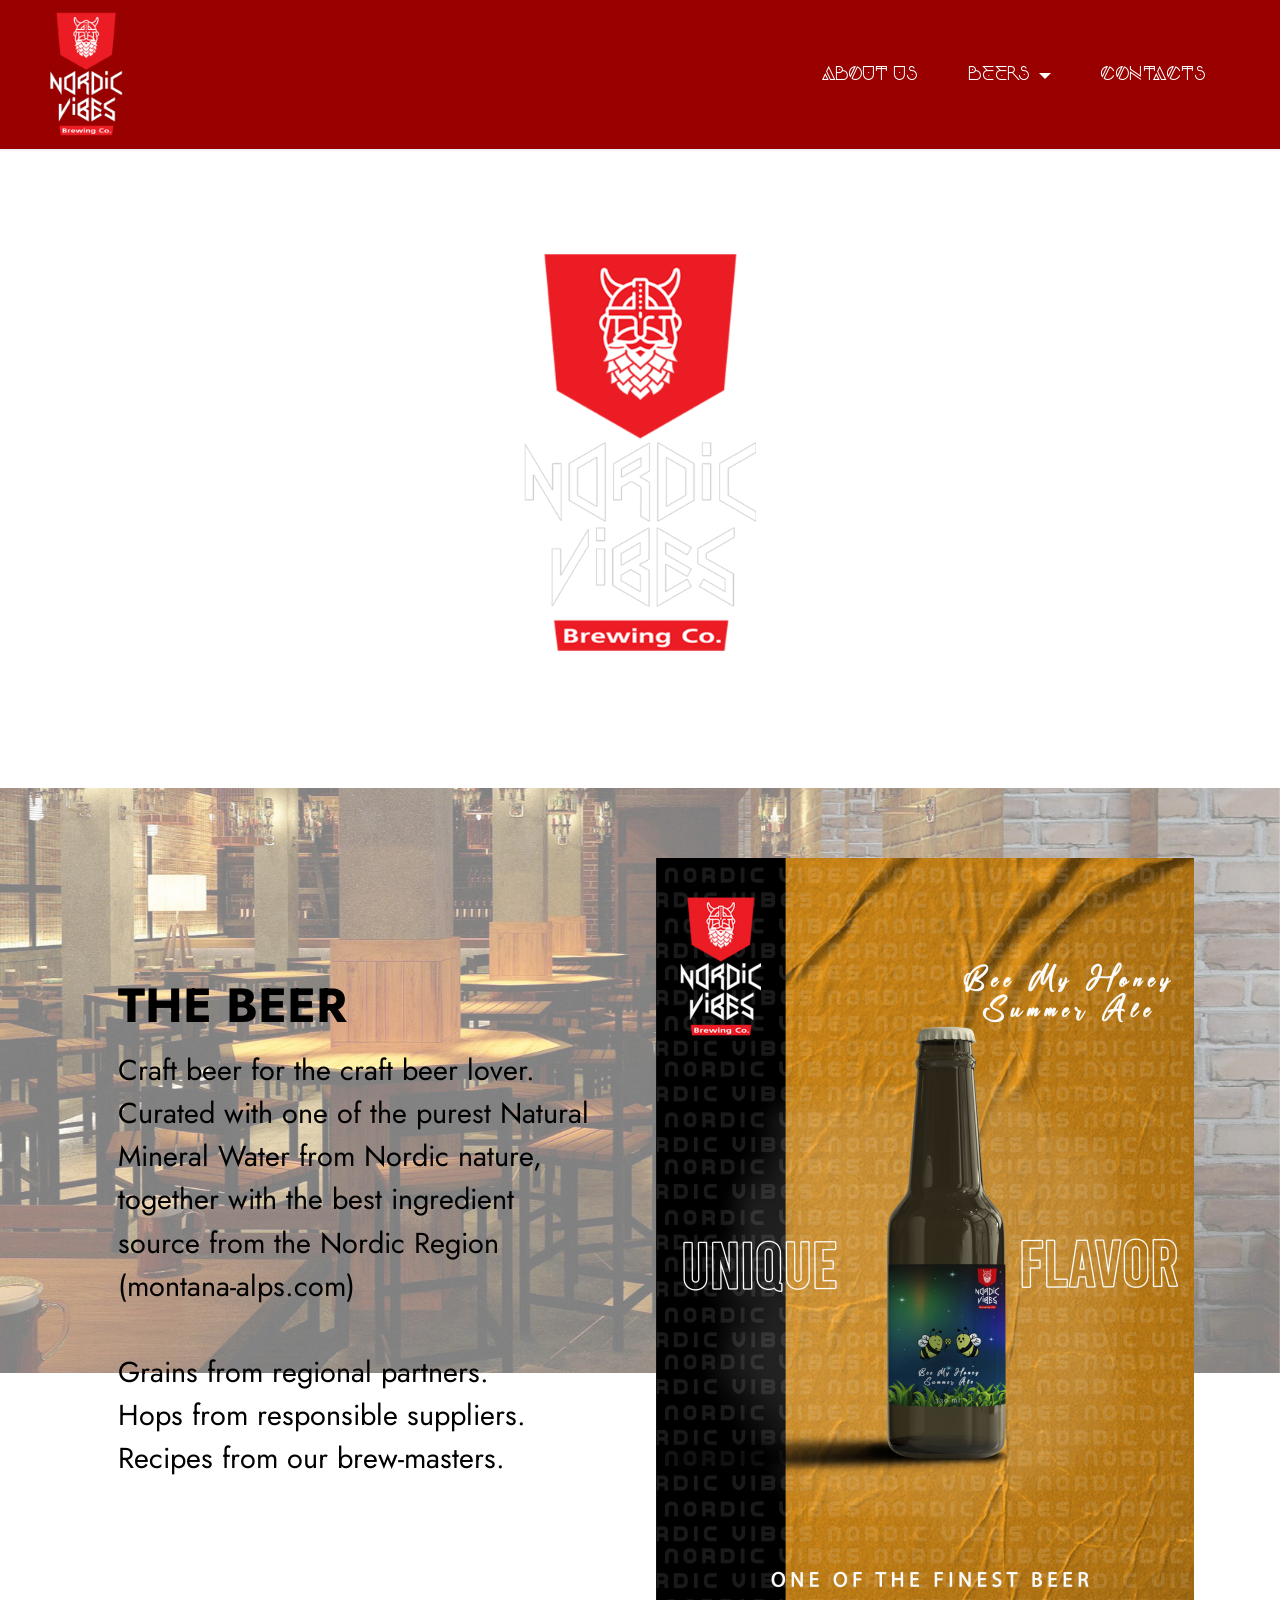
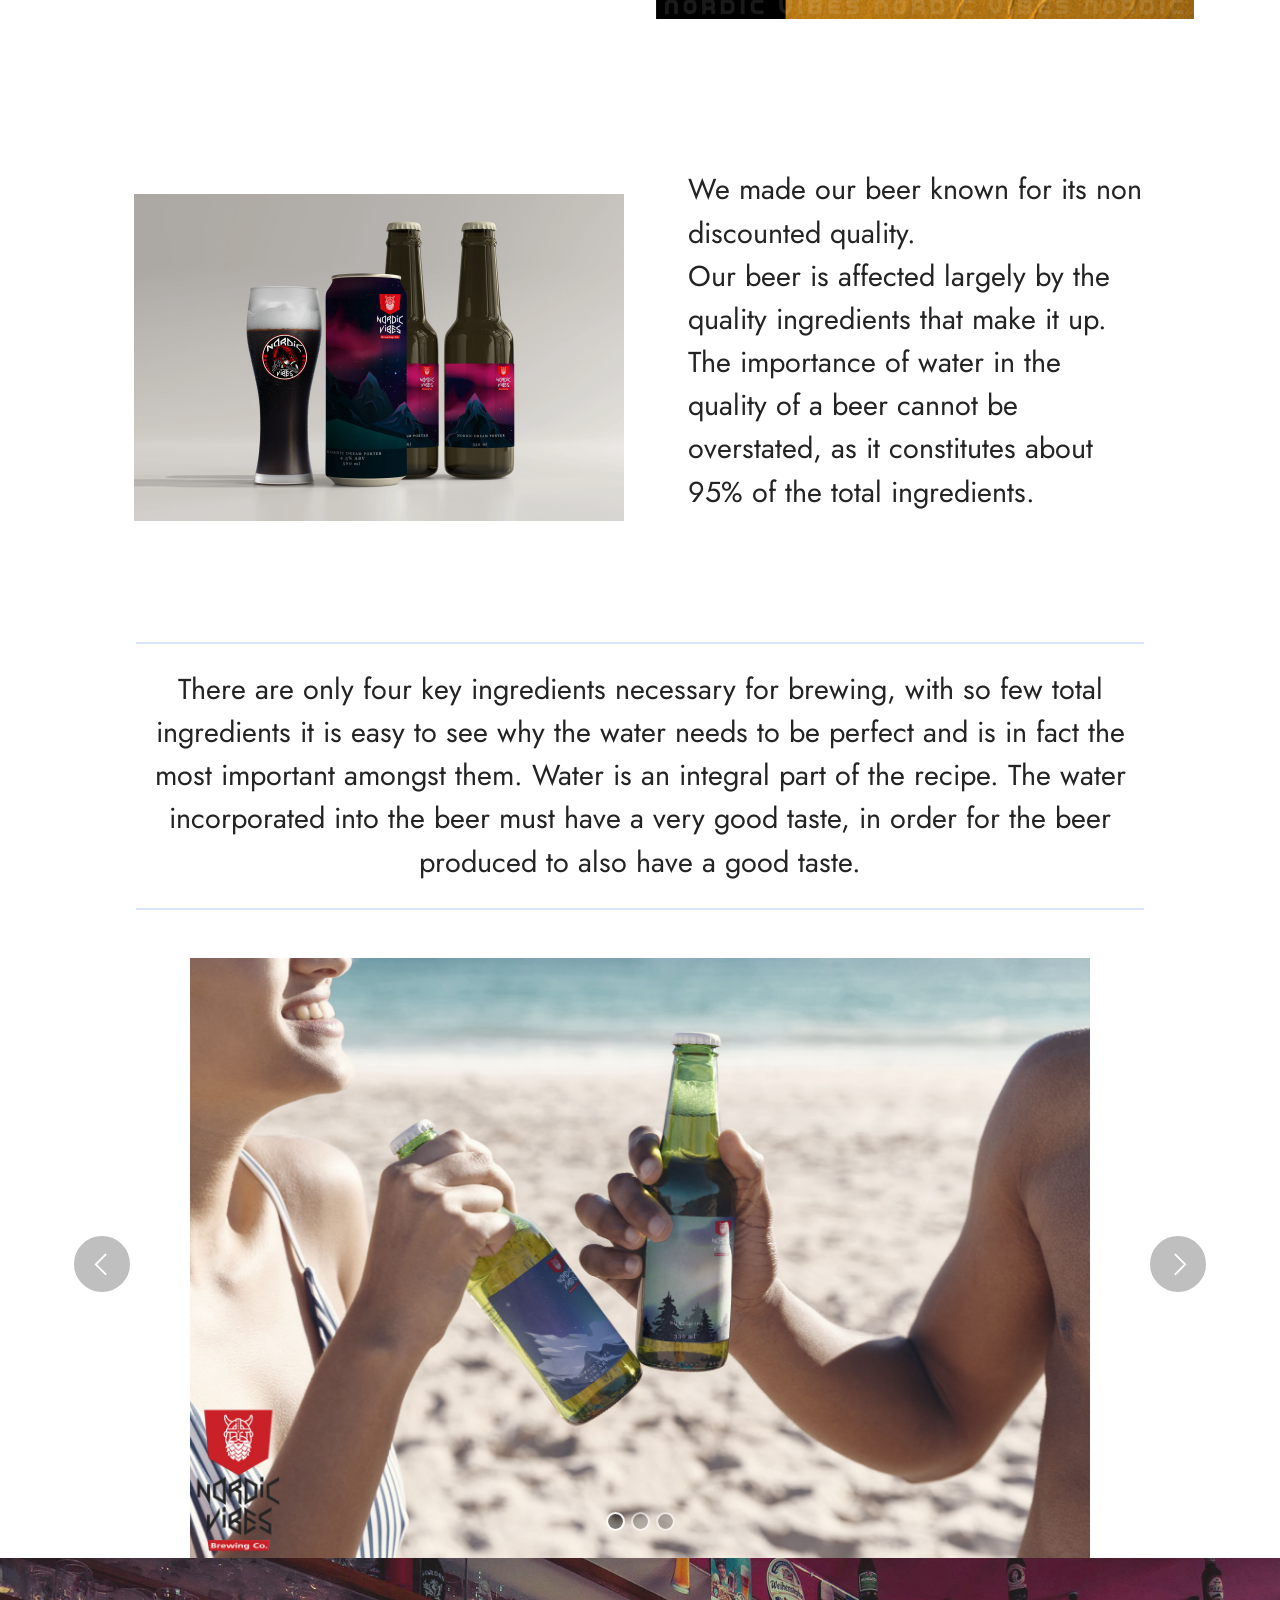
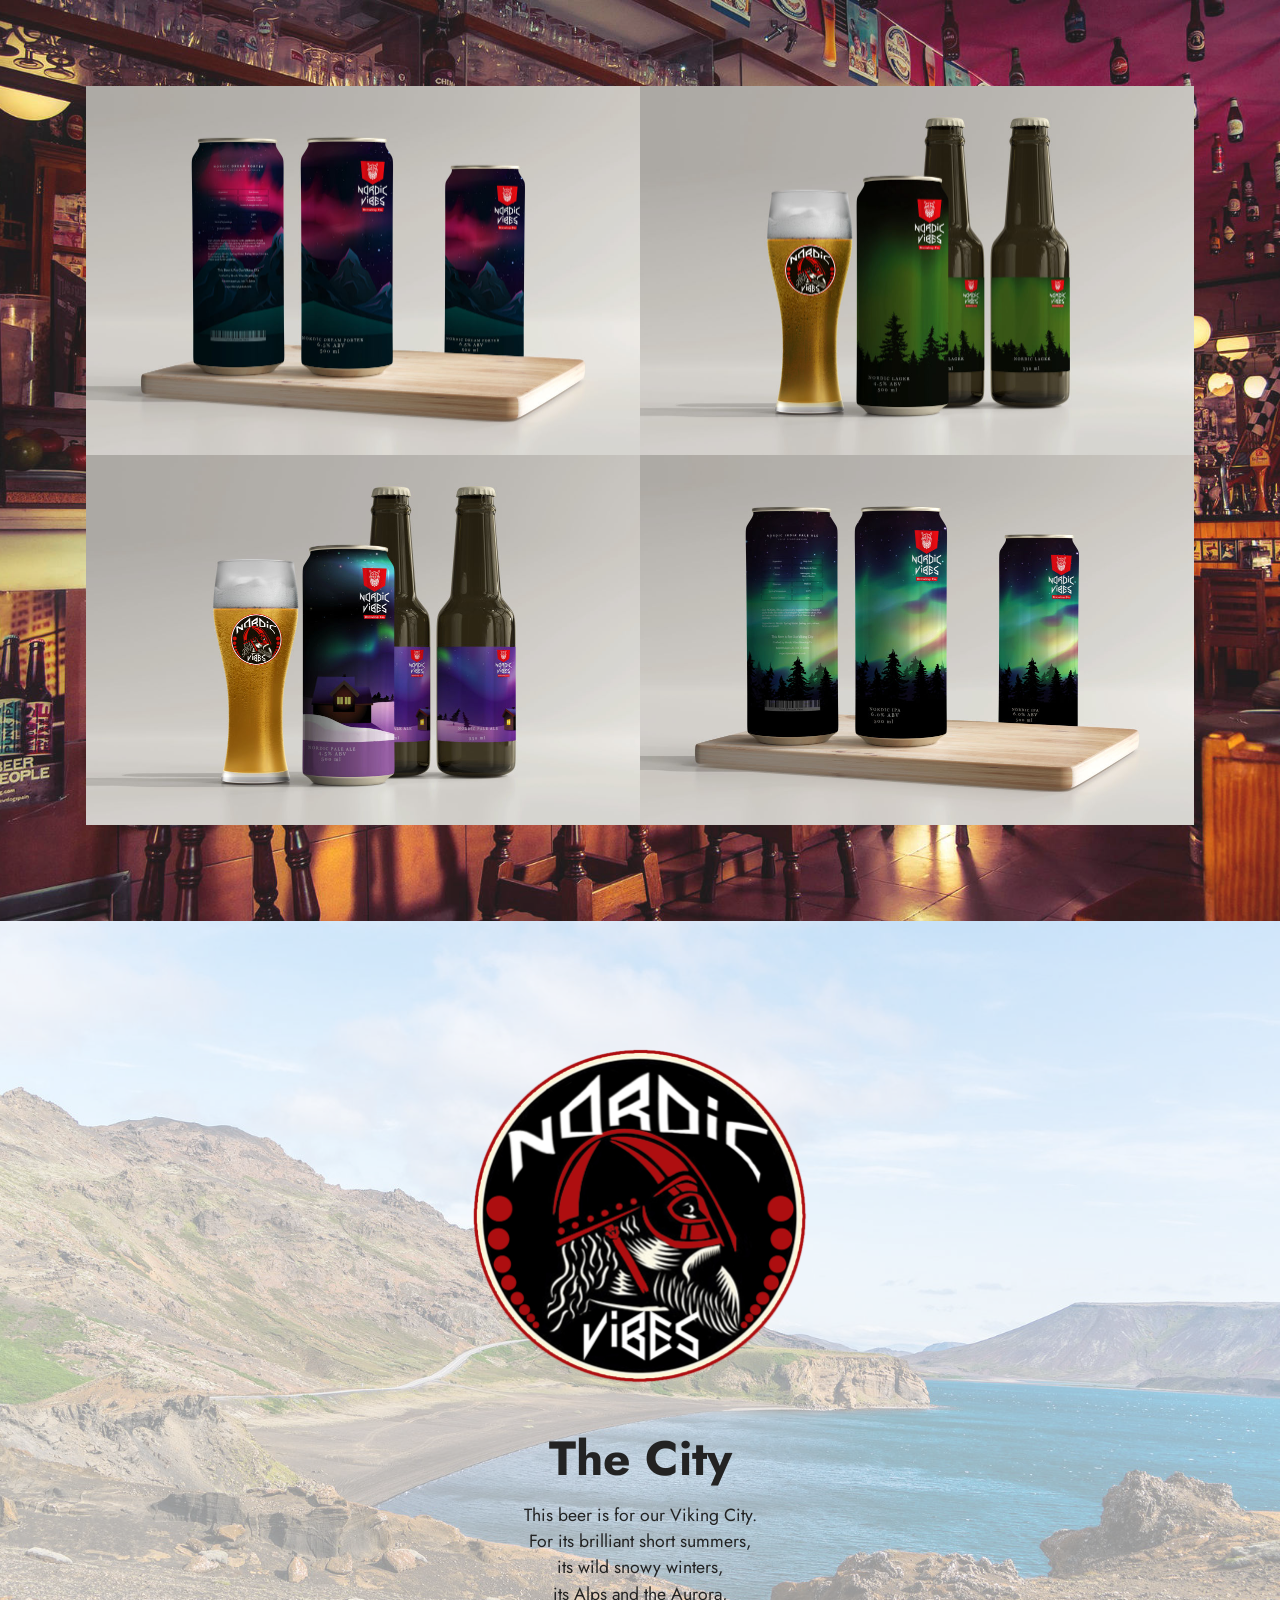
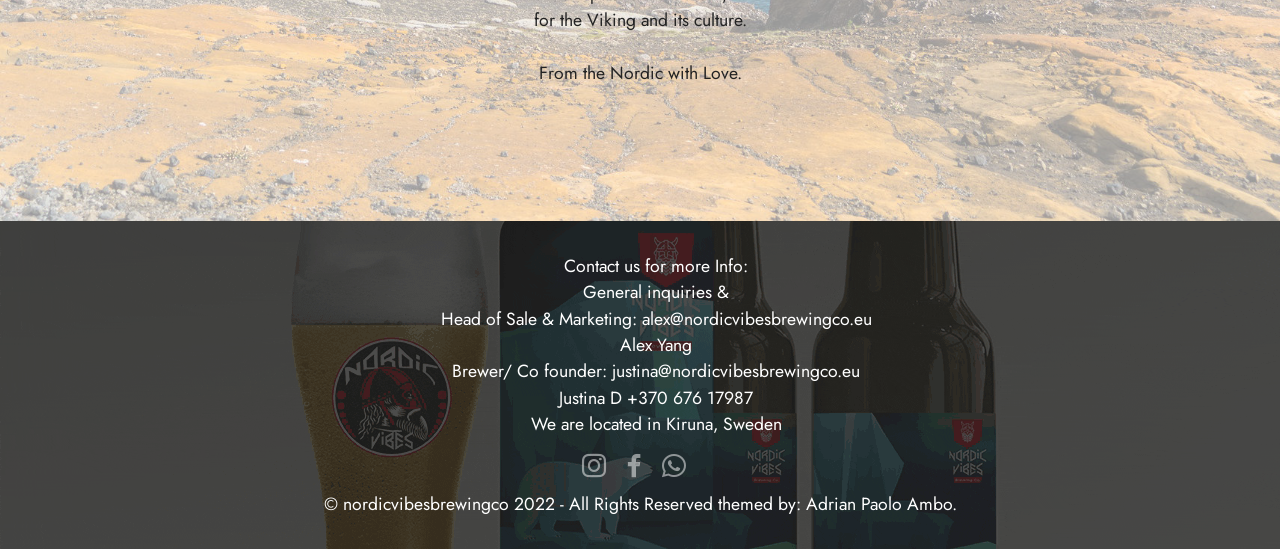
<file: index.html>
<!DOCTYPE html>
<html  >
<head>

  <meta charset="UTF-8">
  <meta http-equiv="X-UA-Compatible" content="IE=edge">
  <meta name="generator" content="Mobirise v5.5.2, mobirise.com">
  <meta name="viewport" content="width=device-width, initial-scale=1, minimum-scale=1">
  <link rel="shortcut icon" href="assets/images/logo2-96x161.png" type="image/x-icon">
  <meta name="description" content="The
Craft beer for the craft beer lover.

Curated with one of the purest Natural Mineral Water from Nordic nature, together with the best ingredient source from the Nordic Region (montana-alps.com)">
  
  
  <title>Nordic Vibes Brewing Co.</title>
  <link rel="stylesheet" href="assets/web/assets/mobirise-icons2/mobirise2.css">
  <link rel="stylesheet" href="assets/bootstrap/css/bootstrap.min.css">
  <link rel="stylesheet" href="assets/bootstrap/css/bootstrap-grid.min.css">
  <link rel="stylesheet" href="assets/bootstrap/css/bootstrap-reboot.min.css">
  <link rel="stylesheet" href="assets/parallax/jarallax.css">
  <link rel="stylesheet" href="assets/dropdown/css/style.css">
  <link rel="stylesheet" href="assets/socicon/css/styles.css">
  <link rel="stylesheet" href="assets/theme/css/style.css">
  <link href="assets/fonts/style.css" rel="stylesheet">
  <link rel="preload" href="https://fonts.googleapis.com/css?family=Jost:100,200,300,400,500,600,700,800,900,100i,200i,300i,400i,500i,600i,700i,800i,900i&display=swap" as="style" onload="this.onload=null;this.rel='stylesheet'">
  <noscript><link rel="stylesheet" href="https://fonts.googleapis.com/css?family=Jost:100,200,300,400,500,600,700,800,900,100i,200i,300i,400i,500i,600i,700i,800i,900i&display=swap"></noscript>
  <link rel="preload" as="style" href="assets/mobirise/css/mbr-additional.css"><link rel="stylesheet" href="assets/mobirise/css/mbr-additional.css" type="text/css">
  
  
  
  
</head>
<body>
  
  <section data-bs-version="5.1" class="menu menu2 cid-sXOz7oWLxj" once="menu" id="menu2-0">
    
    <nav class="navbar navbar-dropdown navbar-expand-lg">
        <div class="container-fluid">
            <div class="navbar-brand">
                <span class="navbar-logo">
                    <a href="index.html">
                        <img src="assets/images/logo2-96x161.png" alt="Mobirise" style="height: 8rem;">
                    </a>
                </span>
                
            </div>
            <button class="navbar-toggler" type="button" data-toggle="collapse" data-bs-toggle="collapse" data-target="#navbarSupportedContent" data-bs-target="#navbarSupportedContent" aria-controls="navbarNavAltMarkup" aria-expanded="false" aria-label="Toggle navigation">
                <div class="hamburger">
                    <span></span>
                    <span></span>
                    <span></span>
                    <span></span>
                </div>
            </button>
            <div class="collapse navbar-collapse" id="navbarSupportedContent">
                <ul class="navbar-nav nav-dropdown nav-right" data-app-modern-menu="true"><li class="nav-item"><a class="nav-link link text-primary display-7" href="index.html">
                            About us</a></li>
                    <li class="nav-item dropdown"><a class="nav-link link dropdown-toggle text-primary display-7" href="https://mobiri.se" data-toggle="dropdown-submenu" data-bs-toggle="dropdown" data-bs-auto-close="outside" aria-expanded="false">BEERS</a><div class="dropdown-menu" aria-labelledby="dropdown-undefined"><a class="dropdown-item text-primary display-7" href="NordicBottledBeer.html">Bottle</a><a class="show dropdown-item text-primary display-7" href="NordicCannedBeer.html">can</a></div></li>
                    <li class="nav-item"><a class="nav-link link text-primary display-7" href="NordicContact.html">Contacts</a>
                    </li></ul>
                
                
            </div>
        </div>
    </nav>
</section>

<section data-bs-version="5.1" class="header9 cid-sXOJnSTifn" data-bg-video="https://vimeo.com/679269356" id="header9-1">

    

    <div class="mbr-overlay" style="opacity: 0; background-color: rgb(255, 255, 255);"></div>

    <div class="text-center container">
        <div class="row justify-content-center">
            <div class="col-md-12 col-lg-9">
                <div class="image-wrap mb-4">
                    <img src="assets/images/logo2-642x1080.png" alt="Mobirise">
                </div>
                
                
                
            </div>
        </div>
    </div>
</section>

<section data-bs-version="5.1" class="header14 cid-sXP2wZr0b3 mbr-fullscreen mbr-parallax-background" id="header14-4">

    

    <div class="mbr-overlay" style="opacity: 0.5; background-color: rgb(255, 255, 255);"></div>

    <div class="container">
        <div class="row justify-content-center align-items-center">
            <div class="col-12 col-md-6 image-wrapper">
                <img src="assets/images/unique-flavor-1076x1522.jpg" alt="">
            </div>
            <div class="col-12 col-md">
                <div class="text-wrapper">
                    <h1 class="mbr-section-title mbr-fonts-style mb-3 display-2">
                        <strong>THE BEER</strong></h1>
                    <p class="mbr-text mbr-fonts-style display-5">Craft beer for the craft beer lover.<br>Curated with one of the purest Natural Mineral Water from Nordic nature, together with the best ingredient source from the Nordic Region (montana-alps.com)
<br>
<br>Grains from regional partners.<br>    Hops from responsible suppliers.<br>   Recipes from our brew-masters.</p>
                    
                </div>
            </div>
        </div>
    </div>
</section>

<section data-bs-version="5.1" class="features16 cid-sXP3Zlywqc" id="features17-5">
    

    
    <div class="container">
        <div class="content-wrapper">
            <div class="row align-items-center">
                <div class="col-12 col-lg-6">
                    <div class="image-wrapper">
                        <img src="assets/images/dream-980x654.jpg" alt="">
                    </div>
                </div>
                <div class="col-12 col-lg">
                    <div class="text-wrapper">
                        
                        <p class="mbr-text mbr-fonts-style mb-4 display-5">We made our beer known for its non discounted quality.
<br>Our beer is affected largely by the quality ingredients that make it up. The importance of water in the quality of a beer cannot be overstated, as it constitutes about 95% of the total ingredients.</p>
                        
                    </div>
                </div>
            </div>
        </div>
    </div>
</section>

<section data-bs-version="5.1" class="content6 cid-sXP7TfIqNz" id="content6-6">
    
    <div class="container-fluid">
        <div class="row justify-content-center">
            <div class="col-md-12 col-lg-10">
                <hr class="line">
                <p class="mbr-text align-center mbr-fonts-style my-4 display-5">There are only four key ingredients necessary for brewing, with so few total ingredients it is easy to see why the water needs to be perfect and is in fact the most important amongst them. Water is an integral part of the recipe. The water incorporated into the beer must have a very good taste, in order for the beer produced to also have a good taste.</p>
                <hr class="line">
            </div>
        </div>
    </div>
</section>

<section data-bs-version="5.1" class="slider2 cid-sXOYPe3dTD" id="slider2-3">
    

    
    <div class="container-fluid">
        <div class="row justify-content-center">
            <div class="col-12 col-md-10 col-lg-12">
                <div class="carousel slide carousel-fade" id="sYc3uSBTgz" data-ride="carousel" data-bs-ride="carousel" data-interval="5000" data-bs-interval="5000">
                    
                    <ol class="carousel-indicators">
                        <li data-slide-to="0" data-bs-slide-to="0" class="active" data-target="#sYc3uSBTgz" data-bs-target="#sYc3uSBTgz"></li>
                        <li data-slide-to="1" data-bs-slide-to="1" data-target="#sYc3uSBTgz" data-bs-target="#sYc3uSBTgz"></li>
                        <li data-slide-to="2" data-bs-slide-to="2" data-target="#sYc3uSBTgz" data-bs-target="#sYc3uSBTgz"></li>
                    </ol>
                    <div class="carousel-inner">
                        <div class="carousel-item slider-image item active">
                            <div class="item-wrapper">
                                <img class="d-block w-100" src="assets/images/2beers-1900x1267.jpg">
                                
                            </div>
                        </div>
                        <div class="carousel-item slider-image item">
                            <div class="item-wrapper">
                                <img class="d-block w-100" src="assets/images/cangif-min.gif">
                                
                            </div>
                        </div>
                        <div class="carousel-item slider-image item">
                            <div class="item-wrapper">
                                <img class="d-block w-100" src="assets/images/holding-bottle-beer-1900x1267.jpg">
                                
                            </div>
                        </div>
                    </div>
                    <a class="carousel-control carousel-control-prev" role="button" data-slide="prev" data-bs-slide="prev" href="#sYc3uSBTgz">
                        <span class="mobi-mbri mobi-mbri-arrow-prev" aria-hidden="true"></span>
                        <span class="sr-only visually-hidden">Previous</span>
                    </a>
                    <a class="carousel-control carousel-control-next" role="button" data-slide="next" data-bs-slide="next" href="#sYc3uSBTgz">
                        <span class="mobi-mbri mobi-mbri-arrow-next" aria-hidden="true"></span>
                        <span class="sr-only visually-hidden">Next</span>
                    </a>
                </div>
            </div>
        </div>
    </div>
</section>

<section data-bs-version="5.1" class="gallery4 mbr-gallery cid-sXP96V1KC9" id="gallery4-7">
    

    <div class="mbr-overlay" style="opacity: 0.1; background-color: rgb(250, 250, 250);">
    </div>

    <div class="container">
        
        <div class="row mbr-gallery mt-4">
            <div class="col-12 col-md-6 col-lg-6 item gallery-image">
                <div class="item-wrapper" data-toggle="modal" data-bs-toggle="modal" data-target="#sYc3uTxh5N-modal" data-bs-target="#sYc3uTxh5N-modal">
                    <img class="w-100" src="assets/images/dreamporter-1108x739.jpg" alt="" data-slide-to="0" data-bs-slide-to="0" data-target="#lb-sYc3uTxh5N" data-bs-target="#lb-sYc3uTxh5N">
                    <div class="icon-wrapper">
                        <span class="mobi-mbri mobi-mbri-search mbr-iconfont mbr-iconfont-btn"></span>
                    </div>
                </div>
                
            </div>
            <div class="col-12 col-md-6 col-lg-6 item gallery-image">
                <div class="item-wrapper" data-toggle="modal" data-bs-toggle="modal" data-target="#sYc3uTxh5N-modal" data-bs-target="#sYc3uTxh5N-modal">
                    <img class="w-100" src="assets/images/lager-1108x739.jpg" alt="" data-slide-to="1" data-bs-slide-to="1" data-target="#lb-sYc3uTxh5N" data-bs-target="#lb-sYc3uTxh5N">
                    <div class="icon-wrapper">
                        <span class="mobi-mbri mobi-mbri-search mbr-iconfont mbr-iconfont-btn"></span>
                    </div>
                </div>
                
            </div>
            <div class="col-12 col-md-6 col-lg-6 item gallery-image">
                <div class="item-wrapper" data-toggle="modal" data-bs-toggle="modal" data-target="#sYc3uTxh5N-modal" data-bs-target="#sYc3uTxh5N-modal">
                    <img class="w-100" src="assets/images/pale-1108x739.jpg" alt="" data-slide-to="2" data-bs-slide-to="2" data-target="#lb-sYc3uTxh5N" data-bs-target="#lb-sYc3uTxh5N">
                    <div class="icon-wrapper">
                        <span class="mobi-mbri mobi-mbri-search mbr-iconfont mbr-iconfont-btn"></span>
                    </div>
                </div>
                
            </div>
            <div class="col-12 col-md-6 col-lg-6 item gallery-image">
                <div class="item-wrapper" data-toggle="modal" data-bs-toggle="modal" data-target="#sYc3uTxh5N-modal" data-bs-target="#sYc3uTxh5N-modal">
                    <img class="w-100" src="assets/images/indianpale-ale-1108x739.jpg" alt="" data-slide-to="3" data-bs-slide-to="3" data-target="#lb-sYc3uTxh5N" data-bs-target="#lb-sYc3uTxh5N">
                    <div class="icon-wrapper">
                        <span class="mobi-mbri mobi-mbri-search mbr-iconfont mbr-iconfont-btn"></span>
                    </div>
                </div>
                
            </div>
        </div>

        <div class="modal mbr-slider" tabindex="-1" role="dialog" aria-hidden="true" id="sYc3uTxh5N-modal">
            <div class="modal-dialog" role="document">
                <div class="modal-content">
                    <div class="modal-body">
                        <div class="carousel slide" id="lb-sYc3uTxh5N" data-interval="5000" data-bs-interval="5000">
                            <div class="carousel-inner">
                                <div class="carousel-item active">
                                    <img class="d-block w-100" src="assets/images/dreamporter-1108x739.jpg" alt="">
                                </div>
                                <div class="carousel-item">
                                    <img class="d-block w-100" src="assets/images/lager-1108x739.jpg" alt="">
                                </div>
                                <div class="carousel-item">
                                    <img class="d-block w-100" src="assets/images/pale-1108x739.jpg" alt="">
                                </div>
                                <div class="carousel-item">
                                    <img class="d-block w-100" src="assets/images/indianpale-ale-1108x739.jpg" alt="">
                                </div>
                            </div>
                            <ol class="carousel-indicators">
                                <li data-slide-to="0" data-bs-slide-to="0" class="active" data-target="#lb-sYc3uTxh5N" data-bs-target="#lb-sYc3uTxh5N"></li>
                                <li data-slide-to="1" data-bs-slide-to="1" data-target="#lb-sYc3uTxh5N" data-bs-target="#lb-sYc3uTxh5N"></li>
                                <li data-slide-to="2" data-bs-slide-to="2" data-target="#lb-sYc3uTxh5N" data-bs-target="#lb-sYc3uTxh5N"></li>
                                <li data-slide-to="3" data-bs-slide-to="3" data-target="#lb-sYc3uTxh5N" data-bs-target="#lb-sYc3uTxh5N"></li>
                            </ol>
                            <a role="button" href="" class="close" data-dismiss="modal" data-bs-dismiss="modal" aria-label="Close">
                            </a>
                            <a class="carousel-control-prev carousel-control" role="button" data-slide="prev" data-bs-slide="prev" href="#lb-sYc3uTxh5N">
                                <span class="mobi-mbri mobi-mbri-arrow-prev" aria-hidden="true"></span>
                                <span class="sr-only visually-hidden">Previous</span>
                            </a>
                            <a class="carousel-control-next carousel-control" role="button" data-slide="next" data-bs-slide="next" href="#lb-sYc3uTxh5N">
                                <span class="mobi-mbri mobi-mbri-arrow-next" aria-hidden="true"></span>
                                <span class="sr-only visually-hidden">Next</span>
                            </a>
                        </div>
                    </div>
                </div>
            </div>
        </div>
    </div>
</section>

<section data-bs-version="5.1" class="header9 cid-sXUKIP2WVM mbr-fullscreen" id="header9-9">

    

    <div class="mbr-overlay" style="opacity: 0.6; background-color: rgb(255, 255, 255);"></div>

    <div class="text-center container-fluid">
        <div class="row justify-content-center">
            <div class="col-md-12 col-lg-9">
                <div class="image-wrap mb-4">
                    <img src="assets/images/nordic-biglogo-725x725.png" alt="">
                </div>
                <h1 class="mbr-section-title mbr-fonts-style mb-3 display-2"><strong>The City</strong></h1>
                <p class="mbr-text mbr-fonts-style display-4">This beer is for our Viking City.<br>For its brilliant short summers,<br>its wild snowy winters,<br>its Alps and the Aurora,<br>for the Viking and its culture.<br>
<br>From the Nordic with Love.</p>
                
            </div>
        </div>
    </div>
</section>

<section data-bs-version="5.1" class="footer3 cid-sXPetJ9JDU" once="footers" id="footer3-8">

    

    <div class="mbr-overlay" style="opacity: 0.8; background-color: rgb(35, 35, 35);"></div>

    <div class="container">
        <div class="media-container-row align-center mbr-white">
            <div class="row row-links">
                <ul class="foot-menu">
                    
                    
                    
                    
                    
                <li class="foot-menu-item mbr-fonts-style display-7"><a class="text-white" href="#" target="_blank"><br></a>
                    </li><li class="foot-menu-item mbr-fonts-style display-4">Contact us for more Info:<br>General inquiries &amp; <br>Head of Sale &amp; Marketing: alex@nordicvibesbrewingco.eu <br>Alex Yang<br>Brewer/ Co founder: justina@nordicvibesbrewingco.eu<br> Justina D +370 676 17987<br>We are located in Kiruna, Sweden</li></ul>
            </div>
            <div class="row social-row">
                <div class="social-list align-right pb-2">
                    
                    
                    
                    
                    
                    
                <div class="soc-item">
                        <a href="" target="_blank">
                            <span class="mbr-iconfont mbr-iconfont-social socicon-instagram socicon"></span>
                        </a>
                    </div><div class="soc-item">
                        <a href="" target="_blank">
                            <span class="mbr-iconfont mbr-iconfont-social socicon-facebook socicon"></span>
                        </a>
                    </div><div class="soc-item">
                        <a href="" target="_blank">
                            <span class="mbr-iconfont mbr-iconfont-social socicon-whatsapp socicon"></span>
                        </a>
                    </div></div>
            </div>
            <div class="row row-copirayt">
                <p class="mbr-text mb-0 mbr-fonts-style mbr-white align-center display-4">
                    © nordicvibesbrewingco 2022 - All Rights Reserved themed by: Adrian Paolo Ambo.
                </p>
            </div>
        </div>
    </div>
</section><section style="background-color: #fff; font-family: -apple-system, BlinkMacSystemFont, 'Segoe UI', 'Roboto', 'Helvetica Neue', Arial, sans-serif; color:#aaa; font-size:12px; padding: 0; align-items: center; display: flex;"><a href="https://mobirise.site/r" ></section><script src="assets/bootstrap/js/bootstrap.bundle.min.js"></script>  <script src="assets/parallax/jarallax.js"></script>  <script src="assets/smoothscroll/smooth-scroll.js"></script>  <script src="assets/ytplayer/index.js"></script>  <script src="assets/dropdown/js/navbar-dropdown.js"></script>  <script src="assets/vimeoplayer/player.js"></script>  <script src="assets/theme/js/script.js"></script>  
  
  
</body>
</html>
</file>
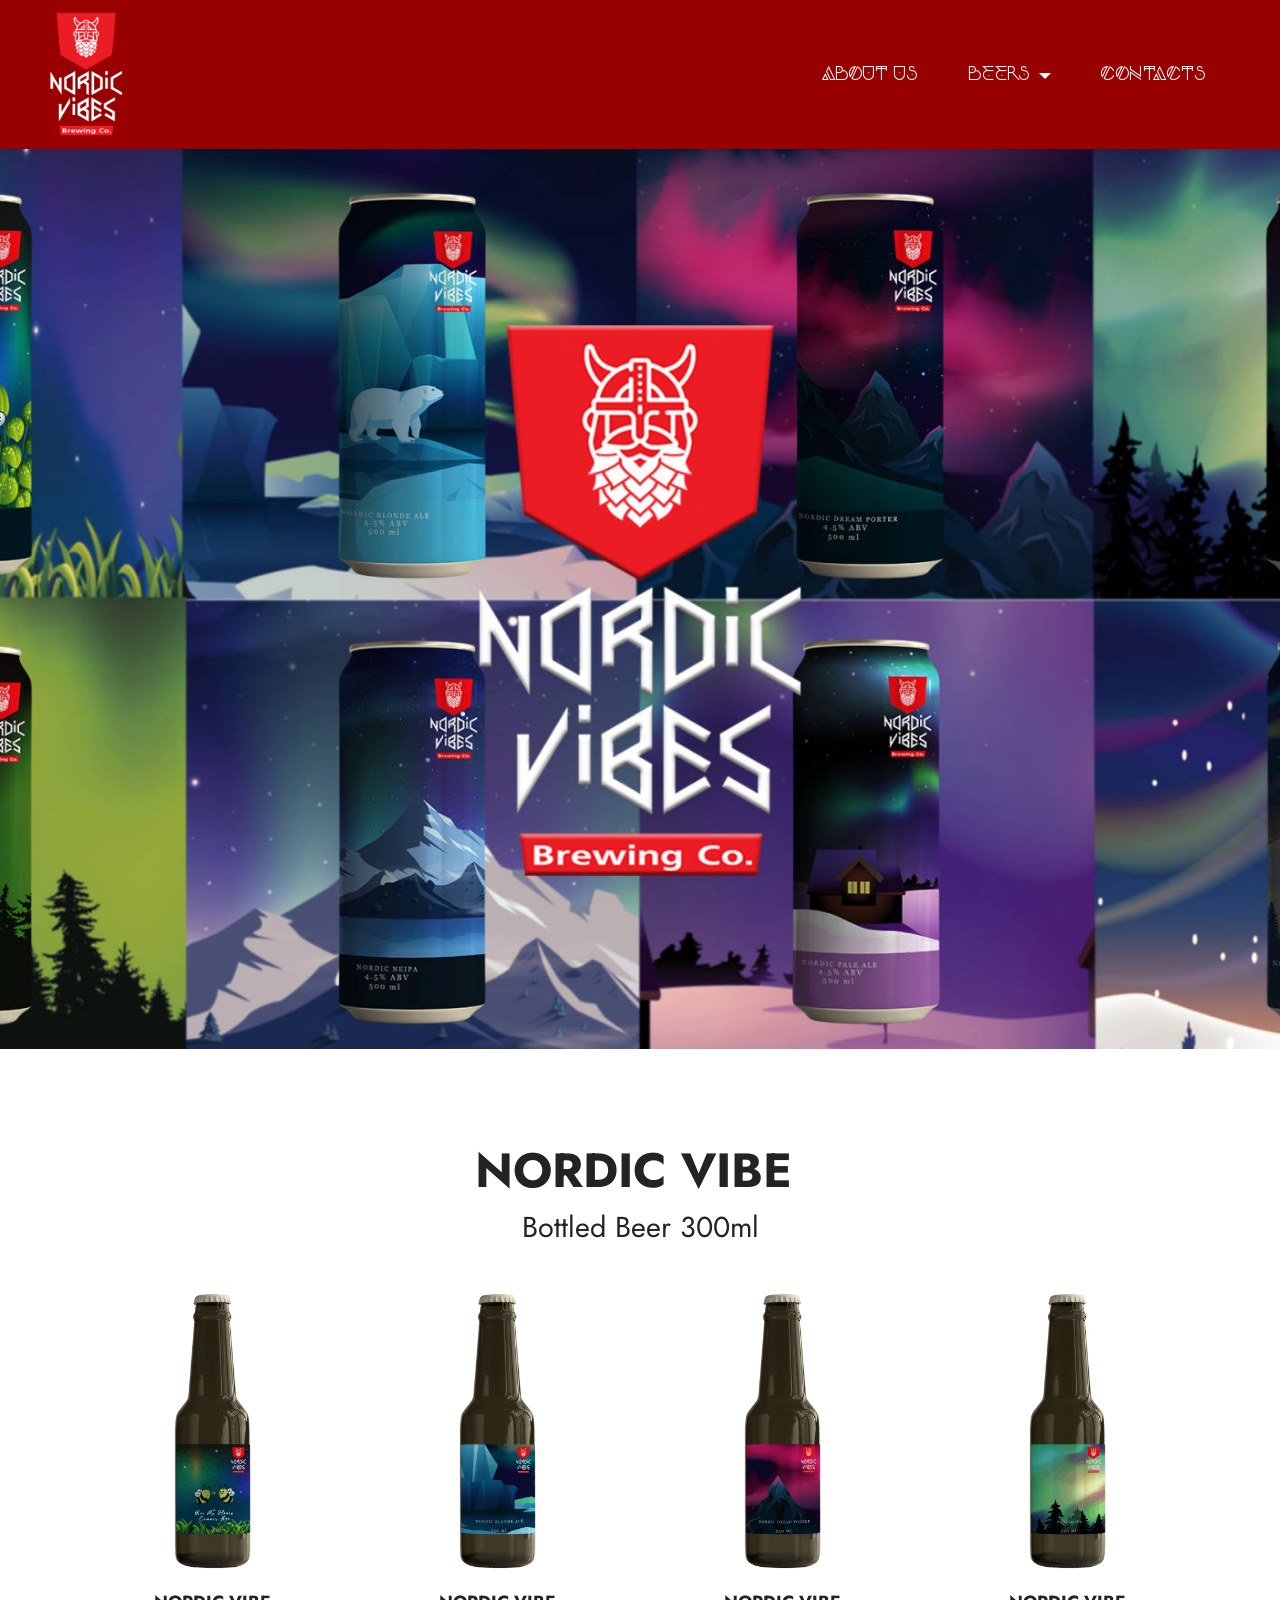
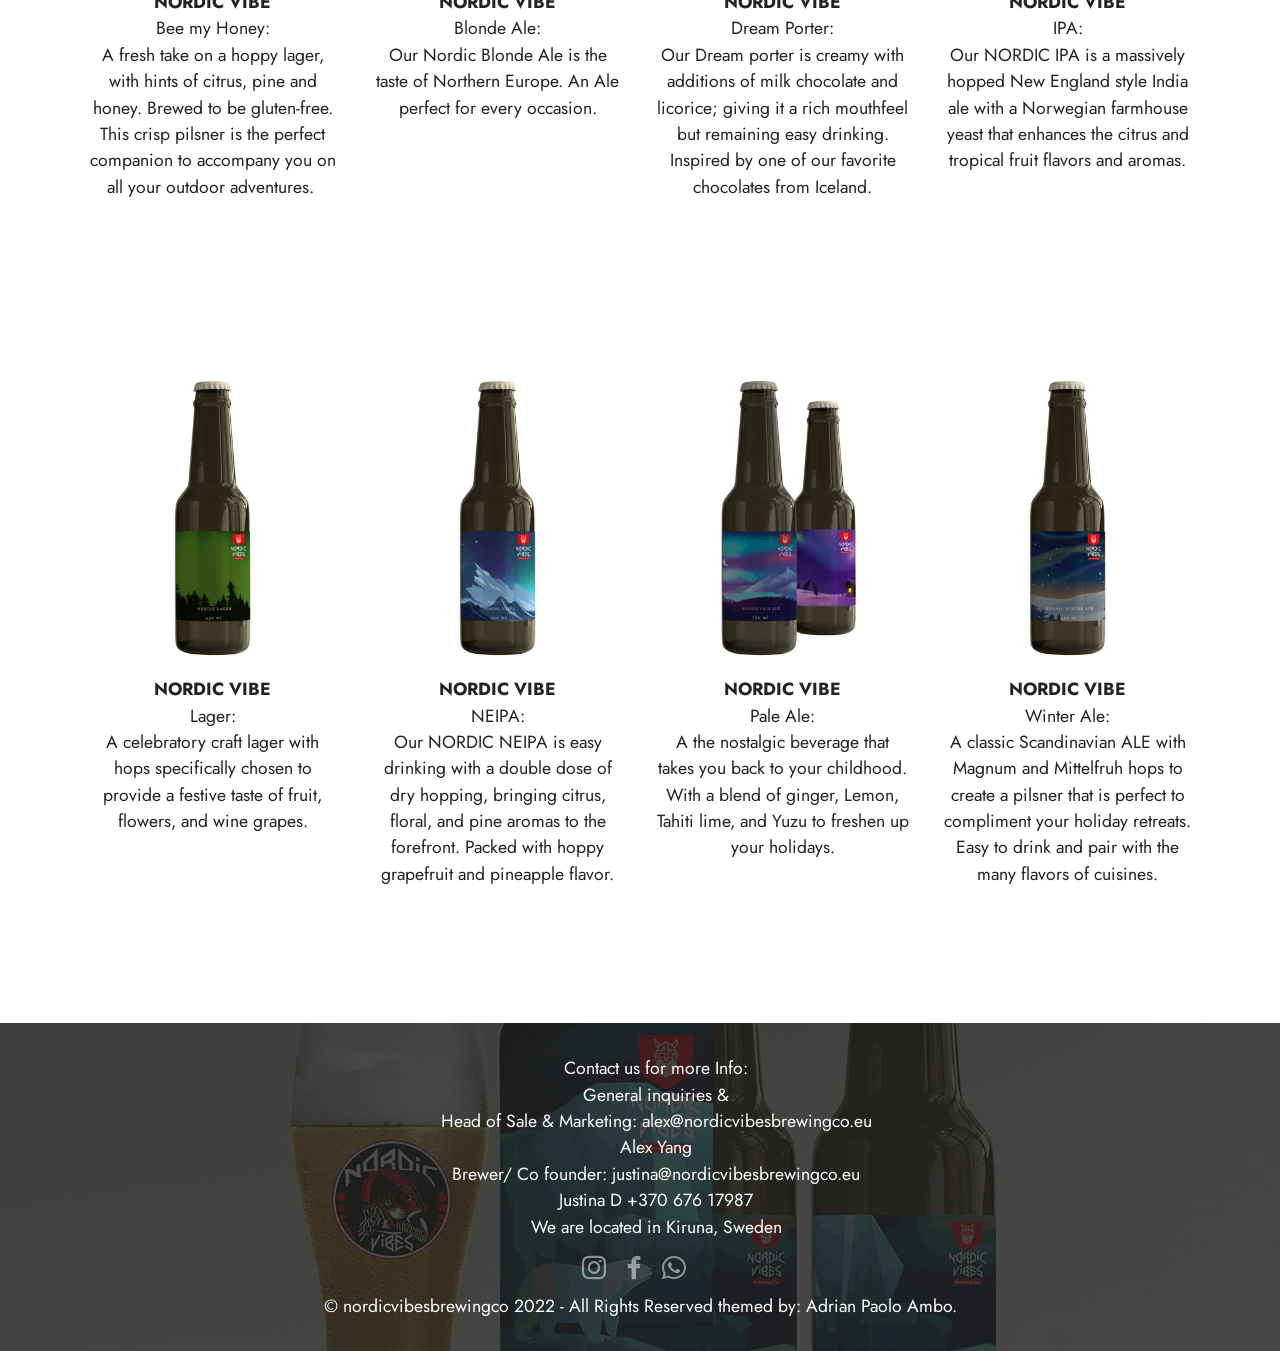
<file: NordicBottledBeer.html>
<!DOCTYPE html>
<html  >
<head>

  <meta charset="UTF-8">
  <meta http-equiv="X-UA-Compatible" content="IE=edge">
  <meta name="generator" content="Mobirise v5.5.2, mobirise.com">
  <meta name="viewport" content="width=device-width, initial-scale=1, minimum-scale=1">
  <link rel="shortcut icon" href="assets/images/logo2-96x161.png" type="image/x-icon">
  <meta name="description" content="There are only four key ingredients necessary for brewing, with so few total ingredients it is easy to see why the water needs to be perfect and is in fact the most important amongst them. Water is an integral part of the recipe. The water incorporated into the beer must have a very good taste, in order for the beer produced to also have a good taste.">
  
  
  <title>Nordic Vibes Bottled Beer</title>
  <link rel="stylesheet" href="assets/web/assets/mobirise-icons2/mobirise2.css">
  <link rel="stylesheet" href="assets/bootstrap/css/bootstrap.min.css">
  <link rel="stylesheet" href="assets/bootstrap/css/bootstrap-grid.min.css">
  <link rel="stylesheet" href="assets/bootstrap/css/bootstrap-reboot.min.css">
  <link rel="stylesheet" href="assets/dropdown/css/style.css">
  <link rel="stylesheet" href="assets/socicon/css/styles.css">
  <link rel="stylesheet" href="assets/theme/css/style.css">
  <link href="assets/fonts/style.css" rel="stylesheet">
  <link rel="preload" href="https://fonts.googleapis.com/css?family=Jost:100,200,300,400,500,600,700,800,900,100i,200i,300i,400i,500i,600i,700i,800i,900i&display=swap" as="style" onload="this.onload=null;this.rel='stylesheet'">
  <noscript><link rel="stylesheet" href="https://fonts.googleapis.com/css?family=Jost:100,200,300,400,500,600,700,800,900,100i,200i,300i,400i,500i,600i,700i,800i,900i&display=swap"></noscript>
  <link rel="preload" as="style" href="assets/mobirise/css/mbr-additional.css"><link rel="stylesheet" href="assets/mobirise/css/mbr-additional.css" type="text/css">
  
  
  
  
</head>
<body>
  
  <section data-bs-version="5.1" class="menu menu2 cid-sXOz7oWLxj" once="menu" id="menu2-h">
    
    <nav class="navbar navbar-dropdown navbar-expand-lg">
        <div class="container-fluid">
            <div class="navbar-brand">
                <span class="navbar-logo">
                    <a href="index.html">
                        <img src="assets/images/logo2-96x161.png" alt="Mobirise" style="height: 8rem;">
                    </a>
                </span>
                
            </div>
            <button class="navbar-toggler" type="button" data-toggle="collapse" data-bs-toggle="collapse" data-target="#navbarSupportedContent" data-bs-target="#navbarSupportedContent" aria-controls="navbarNavAltMarkup" aria-expanded="false" aria-label="Toggle navigation">
                <div class="hamburger">
                    <span></span>
                    <span></span>
                    <span></span>
                    <span></span>
                </div>
            </button>
            <div class="collapse navbar-collapse" id="navbarSupportedContent">
                <ul class="navbar-nav nav-dropdown nav-right" data-app-modern-menu="true"><li class="nav-item"><a class="nav-link link text-primary display-7" href="index.html">
                            About us</a></li>
                    <li class="nav-item dropdown"><a class="nav-link link dropdown-toggle text-primary display-7" href="https://mobiri.se" data-toggle="dropdown-submenu" data-bs-toggle="dropdown" data-bs-auto-close="outside" aria-expanded="false">BEERS</a><div class="dropdown-menu" aria-labelledby="dropdown-undefined"><a class="dropdown-item text-primary display-7" href="NordicBottledBeer.html">Bottle</a><a class="show dropdown-item text-primary display-7" href="NordicCannedBeer.html">can</a></div></li>
                    <li class="nav-item"><a class="nav-link link text-primary display-7" href="NordicContact.html">Contacts</a>
                    </li></ul>
                
                
            </div>
        </div>
    </nav>
</section>

<section data-bs-version="5.1" class="header6 cid-sYboonX84s mbr-fullscreen" id="header6-j">

    

    

    <div class="align-center container-fluid">
        <div class="row justify-content-center">
            <div class="col-12 col-lg-10">
                
                
                
                
            </div>
        </div>
    </div>
</section>

<section data-bs-version="5.1" class="gallery5 mbr-gallery cid-sYbAezzl8R" id="gallery5-o">
    

    

    <div class="container">
        <div class="mbr-section-head">
            <h3 class="mbr-section-title mbr-fonts-style align-center m-0 display-2"><strong>NORDIC VIBE&nbsp;</strong></h3>
            <h4 class="mbr-section-subtitle mbr-fonts-style align-center mb-0 mt-2 display-5">Bottled Beer 300ml</h4>
        </div>
        <div class="row mbr-gallery mt-4">
            <div class="col-12 col-md-6 col-lg-3 item gallery-image">
                <div class="item-wrapper" data-toggle="modal" data-bs-toggle="modal" data-target="#sYc3vzQboC-modal" data-bs-target="#sYc3vzQboC-modal">
                    <img class="w-100" src="assets/images/bottle-bee-506x506.png" alt="" data-slide-to="0" data-bs-slide-to="0" data-target="#lb-sYc3vzQboC" data-bs-target="#lb-sYc3vzQboC">
                    <div class="icon-wrapper">
                        <span class="mobi-mbri mobi-mbri-search mbr-iconfont mbr-iconfont-btn"></span>
                    </div>
                </div>
                <h6 class="mbr-item-subtitle mbr-fonts-style align-center mb-2 mt-2 display-4"><strong>NORDIC VIBE</strong><br>Bee my Honey:<br>A fresh take on a hoppy lager, with hints of citrus, pine and honey. Brewed to be gluten-free.
<div>
</div><div>
</div><div>This crisp pilsner is the perfect companion to accompany you on all your outdoor adventures.&nbsp;</div></h6>
            </div>
            <div class="col-12 col-md-6 col-lg-3 item gallery-image">
                <div class="item-wrapper" data-toggle="modal" data-bs-toggle="modal" data-target="#sYc3vzQboC-modal" data-bs-target="#sYc3vzQboC-modal">
                    <img class="w-100" src="assets/images/bottle-blonde-506x506.png" alt="" data-slide-to="1" data-bs-slide-to="1" data-target="#lb-sYc3vzQboC" data-bs-target="#lb-sYc3vzQboC">
                    <div class="icon-wrapper">
                        <span class="mobi-mbri mobi-mbri-search mbr-iconfont mbr-iconfont-btn"></span>
                    </div>
                </div>
                <h6 class="mbr-item-subtitle mbr-fonts-style align-center mb-2 mt-2 display-4"><strong>NORDIC VIBE</strong><br>Blonde Ale:<br>Our Nordic Blonde Ale is the taste of Northern Europe. An Ale perfect for every occasion.</h6>
            </div>
            <div class="col-12 col-md-6 col-lg-3 item gallery-image">
                <div class="item-wrapper" data-toggle="modal" data-bs-toggle="modal" data-target="#sYc3vzQboC-modal" data-bs-target="#sYc3vzQboC-modal">
                    <img class="w-100" src="assets/images/bottle-dream-506x506.png" alt="" data-slide-to="2" data-bs-slide-to="2" data-target="#lb-sYc3vzQboC" data-bs-target="#lb-sYc3vzQboC">
                    <div class="icon-wrapper">
                        <span class="mobi-mbri mobi-mbri-search mbr-iconfont mbr-iconfont-btn"></span>
                    </div>
                </div>
                <h6 class="mbr-item-subtitle mbr-fonts-style align-center mb-2 mt-2 display-4"><strong>NORDIC VIBE</strong><br>Dream Porter:<br>Our Dream porter is creamy with additions of milk chocolate and licorice; giving it a rich mouthfeel but remaining easy drinking. Inspired by one of our favorite chocolates from Iceland.</h6>
            </div>
            <div class="col-12 col-md-6 col-lg-3 item gallery-image">
                <div class="item-wrapper" data-toggle="modal" data-bs-toggle="modal" data-target="#sYc3vzQboC-modal" data-bs-target="#sYc3vzQboC-modal">
                    <img class="w-100" src="assets/images/bottle-ipa-506x506.png" alt="" data-slide-to="3" data-bs-slide-to="3" data-target="#lb-sYc3vzQboC" data-bs-target="#lb-sYc3vzQboC">
                    <div class="icon-wrapper">
                        <span class="mobi-mbri mobi-mbri-search mbr-iconfont mbr-iconfont-btn"></span>
                    </div>
                </div>
                <h6 class="mbr-item-subtitle mbr-fonts-style align-center mb-2 mt-2 display-4"><strong>NORDIC VIBE</strong><br>IPA:<br>Our NORDIC IPA is a massively hopped New England style India ale with a Norwegian farmhouse yeast that enhances the citrus and tropical fruit flavors and aromas.</h6>
            </div>
        </div>

        <div class="modal mbr-slider" tabindex="-1" role="dialog" aria-hidden="true" id="sYc3vzQboC-modal">
            <div class="modal-dialog" role="document">
                <div class="modal-content">
                    <div class="modal-body">
                        <div class="carousel slide" id="lb-sYc3vzQboC" data-interval="5000" data-bs-interval="5000">
                            <div class="carousel-inner">
                                <div class="carousel-item active">
                                    <img class="d-block w-100" src="assets/images/bottle-bee-506x506.png" alt="">
                                </div>
                                <div class="carousel-item">
                                    <img class="d-block w-100" src="assets/images/bottle-blonde-506x506.png" alt="">
                                </div>
                                <div class="carousel-item">
                                    <img class="d-block w-100" src="assets/images/bottle-dream-506x506.png" alt="">
                                </div>
                                <div class="carousel-item">
                                    <img class="d-block w-100" src="assets/images/bottle-ipa-506x506.png" alt="">
                                </div>
                            </div>
                            <ol class="carousel-indicators">
                                <li data-slide-to="0" data-bs-slide-to="0" class="active" data-target="#lb-sYc3vzQboC" data-bs-target="#lb-sYc3vzQboC"></li>
                                <li data-slide-to="1" data-bs-slide-to="1" data-target="#lb-sYc3vzQboC" data-bs-target="#lb-sYc3vzQboC"></li>
                                <li data-slide-to="2" data-bs-slide-to="2" data-target="#lb-sYc3vzQboC" data-bs-target="#lb-sYc3vzQboC"></li>
                                <li data-slide-to="3" data-bs-slide-to="3" data-target="#lb-sYc3vzQboC" data-bs-target="#lb-sYc3vzQboC"></li>
                            </ol>
                            <a role="button" href="" class="close" data-dismiss="modal" data-bs-dismiss="modal" aria-label="Close">
                            </a>
                            <a class="carousel-control-prev carousel-control" role="button" data-slide="prev" data-bs-slide="prev" href="#lb-sYc3vzQboC">
                                <span class="mobi-mbri mobi-mbri-arrow-prev" aria-hidden="true"></span>
                                <span class="sr-only visually-hidden">Previous</span>
                            </a>
                            <a class="carousel-control-next carousel-control" role="button" data-slide="next" data-bs-slide="next" href="#lb-sYc3vzQboC">
                                <span class="mobi-mbri mobi-mbri-arrow-next" aria-hidden="true"></span>
                                <span class="sr-only visually-hidden">Next</span>
                            </a>
                        </div>
                    </div>
                </div>
            </div>
        </div>
    </div>
</section>

<section data-bs-version="5.1" class="gallery5 mbr-gallery cid-sYbDb9bc1i" id="gallery5-p">
    

    

    <div class="container">
        
        <div class="row mbr-gallery mt-4">
            <div class="col-12 col-md-6 col-lg-3 item gallery-image">
                <div class="item-wrapper" data-toggle="modal" data-bs-toggle="modal" data-target="#sYc3vAWaZr-modal" data-bs-target="#sYc3vAWaZr-modal">
                    <img class="w-100" src="assets/images/bottle-lager-506x506.png" alt="" data-slide-to="0" data-bs-slide-to="0" data-target="#lb-sYc3vAWaZr" data-bs-target="#lb-sYc3vAWaZr">
                    <div class="icon-wrapper">
                        <span class="mobi-mbri mobi-mbri-search mbr-iconfont mbr-iconfont-btn"></span>
                    </div>
                </div>
                <h6 class="mbr-item-subtitle mbr-fonts-style align-center mb-2 mt-2 display-4"><strong>NORDIC VIBE</strong><br>Lager:<br>A celebratory craft lager with hops specifically chosen to provide a festive taste of fruit, flowers, and wine grapes.</h6>
            </div>
            <div class="col-12 col-md-6 col-lg-3 item gallery-image">
                <div class="item-wrapper" data-toggle="modal" data-bs-toggle="modal" data-target="#sYc3vAWaZr-modal" data-bs-target="#sYc3vAWaZr-modal">
                    <img class="w-100" src="assets/images/bottle-neipa-506x506.png" alt="" data-slide-to="1" data-bs-slide-to="1" data-target="#lb-sYc3vAWaZr" data-bs-target="#lb-sYc3vAWaZr">
                    <div class="icon-wrapper">
                        <span class="mobi-mbri mobi-mbri-search mbr-iconfont mbr-iconfont-btn"></span>
                    </div>
                </div>
                <h6 class="mbr-item-subtitle mbr-fonts-style align-center mb-2 mt-2 display-4"><strong>NORDIC VIBE</strong><br>NEIPA:<br>Our NORDIC NEIPA is easy drinking with a double dose of dry hopping, bringing citrus, floral, and pine aromas to the forefront. Packed with hoppy grapefruit and pineapple flavor.</h6>
            </div>
            <div class="col-12 col-md-6 col-lg-3 item gallery-image">
                <div class="item-wrapper" data-toggle="modal" data-bs-toggle="modal" data-target="#sYc3vAWaZr-modal" data-bs-target="#sYc3vAWaZr-modal">
                    <img class="w-100" src="assets/images/bottle-paleale-506x506.png" alt="" data-slide-to="2" data-bs-slide-to="2" data-target="#lb-sYc3vAWaZr" data-bs-target="#lb-sYc3vAWaZr">
                    <div class="icon-wrapper">
                        <span class="mobi-mbri mobi-mbri-search mbr-iconfont mbr-iconfont-btn"></span>
                    </div>
                </div>
                <h6 class="mbr-item-subtitle mbr-fonts-style align-center mb-2 mt-2 display-4"><strong>NORDIC VIBE</strong><br>Pale Ale:<br>A the nostalgic beverage that takes you back to your childhood. With a blend of ginger, Lemon, Tahiti lime, and Yuzu to freshen up your holidays.</h6>
            </div>
            <div class="col-12 col-md-6 col-lg-3 item gallery-image">
                <div class="item-wrapper" data-toggle="modal" data-bs-toggle="modal" data-target="#sYc3vAWaZr-modal" data-bs-target="#sYc3vAWaZr-modal">
                    <img class="w-100" src="assets/images/bottle-winterale-506x506.png" alt="" data-slide-to="3" data-bs-slide-to="3" data-target="#lb-sYc3vAWaZr" data-bs-target="#lb-sYc3vAWaZr">
                    <div class="icon-wrapper">
                        <span class="mobi-mbri mobi-mbri-search mbr-iconfont mbr-iconfont-btn"></span>
                    </div>
                </div>
                <h6 class="mbr-item-subtitle mbr-fonts-style align-center mb-2 mt-2 display-4"><strong>NORDIC VIBE</strong><br>Winter Ale:<br>A classic Scandinavian ALE  with Magnum and Mittelfruh hops to create a pilsner that is perfect to compliment your holiday retreats. Easy to drink and pair with the many flavors of cuisines.</h6>
            </div>
        </div>

        <div class="modal mbr-slider" tabindex="-1" role="dialog" aria-hidden="true" id="sYc3vAWaZr-modal">
            <div class="modal-dialog" role="document">
                <div class="modal-content">
                    <div class="modal-body">
                        <div class="carousel slide" id="lb-sYc3vAWaZr" data-interval="5000" data-bs-interval="5000">
                            <div class="carousel-inner">
                                <div class="carousel-item active">
                                    <img class="d-block w-100" src="assets/images/bottle-lager-506x506.png" alt="">
                                </div>
                                <div class="carousel-item">
                                    <img class="d-block w-100" src="assets/images/bottle-neipa-506x506.png" alt="">
                                </div>
                                <div class="carousel-item">
                                    <img class="d-block w-100" src="assets/images/bottle-paleale-506x506.png" alt="">
                                </div>
                                <div class="carousel-item">
                                    <img class="d-block w-100" src="assets/images/bottle-winterale-506x506.png" alt="">
                                </div>
                            </div>
                            <ol class="carousel-indicators">
                                <li data-slide-to="0" data-bs-slide-to="0" class="active" data-target="#lb-sYc3vAWaZr" data-bs-target="#lb-sYc3vAWaZr"></li>
                                <li data-slide-to="1" data-bs-slide-to="1" data-target="#lb-sYc3vAWaZr" data-bs-target="#lb-sYc3vAWaZr"></li>
                                <li data-slide-to="2" data-bs-slide-to="2" data-target="#lb-sYc3vAWaZr" data-bs-target="#lb-sYc3vAWaZr"></li>
                                <li data-slide-to="3" data-bs-slide-to="3" data-target="#lb-sYc3vAWaZr" data-bs-target="#lb-sYc3vAWaZr"></li>
                            </ol>
                            <a role="button" href="" class="close" data-dismiss="modal" data-bs-dismiss="modal" aria-label="Close">
                            </a>
                            <a class="carousel-control-prev carousel-control" role="button" data-slide="prev" data-bs-slide="prev" href="#lb-sYc3vAWaZr">
                                <span class="mobi-mbri mobi-mbri-arrow-prev" aria-hidden="true"></span>
                                <span class="sr-only visually-hidden">Previous</span>
                            </a>
                            <a class="carousel-control-next carousel-control" role="button" data-slide="next" data-bs-slide="next" href="#lb-sYc3vAWaZr">
                                <span class="mobi-mbri mobi-mbri-arrow-next" aria-hidden="true"></span>
                                <span class="sr-only visually-hidden">Next</span>
                            </a>
                        </div>
                    </div>
                </div>
            </div>
        </div>
    </div>
</section>

<section data-bs-version="5.1" class="footer3 cid-sXPetJ9JDU" once="footers" id="footer3-i">

    

    <div class="mbr-overlay" style="opacity: 0.8; background-color: rgb(35, 35, 35);"></div>

  <div class="container">
        <div class="media-container-row align-center mbr-white">
            <div class="row row-links">
                <ul class="foot-menu">
                    
                    
                    
                    
                    
                <li class="foot-menu-item mbr-fonts-style display-7"><a class="text-white" href="#" target="_blank"><br></a>
                    </li><li class="foot-menu-item mbr-fonts-style display-4">Contact us for more Info:<br>General inquiries &amp; <br>Head of Sale &amp; Marketing: alex@nordicvibesbrewingco.eu <br>Alex Yang<br>Brewer/ Co founder: justina@nordicvibesbrewingco.eu<br> Justina D +370 676 17987<br>We are located in Kiruna, Sweden</li></ul>
            </div>
            <div class="row social-row">
                <div class="social-list align-right pb-2">
                    
                    
                    
                    
                    
                    
                <div class="soc-item">
                        <a href="" target="_blank">
                            <span class="mbr-iconfont mbr-iconfont-social socicon-instagram socicon"></span>
                        </a>
                    </div><div class="soc-item">
                        <a href="" target="_blank">
                            <span class="mbr-iconfont mbr-iconfont-social socicon-facebook socicon"></span>
                        </a>
                    </div><div class="soc-item">
                        <a href="" target="_blank">
                            <span class="mbr-iconfont mbr-iconfont-social socicon-whatsapp socicon"></span>
                        </a>
                    </div></div>
            </div>
            <div class="row row-copirayt">
                <p class="mbr-text mb-0 mbr-fonts-style mbr-white align-center display-4">
                    © nordicvibesbrewingco 2022 - All Rights Reserved themed by: Adrian Paolo Ambo.
                </p>
            </div>
        </div>
    </div>
</section><section style="background-color: #fff; font-family: -apple-system, BlinkMacSystemFont, 'Segoe UI', 'Roboto', 'Helvetica Neue', Arial, sans-serif; color:#aaa; font-size:12px; padding: 0; align-items: center; display: flex;"><a href="https://mobirise.site/r" ></section><script src="assets/bootstrap/js/bootstrap.bundle.min.js"></script>  <script src="assets/parallax/jarallax.js"></script>  <script src="assets/smoothscroll/smooth-scroll.js"></script>  <script src="assets/ytplayer/index.js"></script>  <script src="assets/dropdown/js/navbar-dropdown.js"></script>  <script src="assets/vimeoplayer/player.js"></script>  <script src="assets/theme/js/script.js"></script>  
  
  
</body>
</html>
</file>
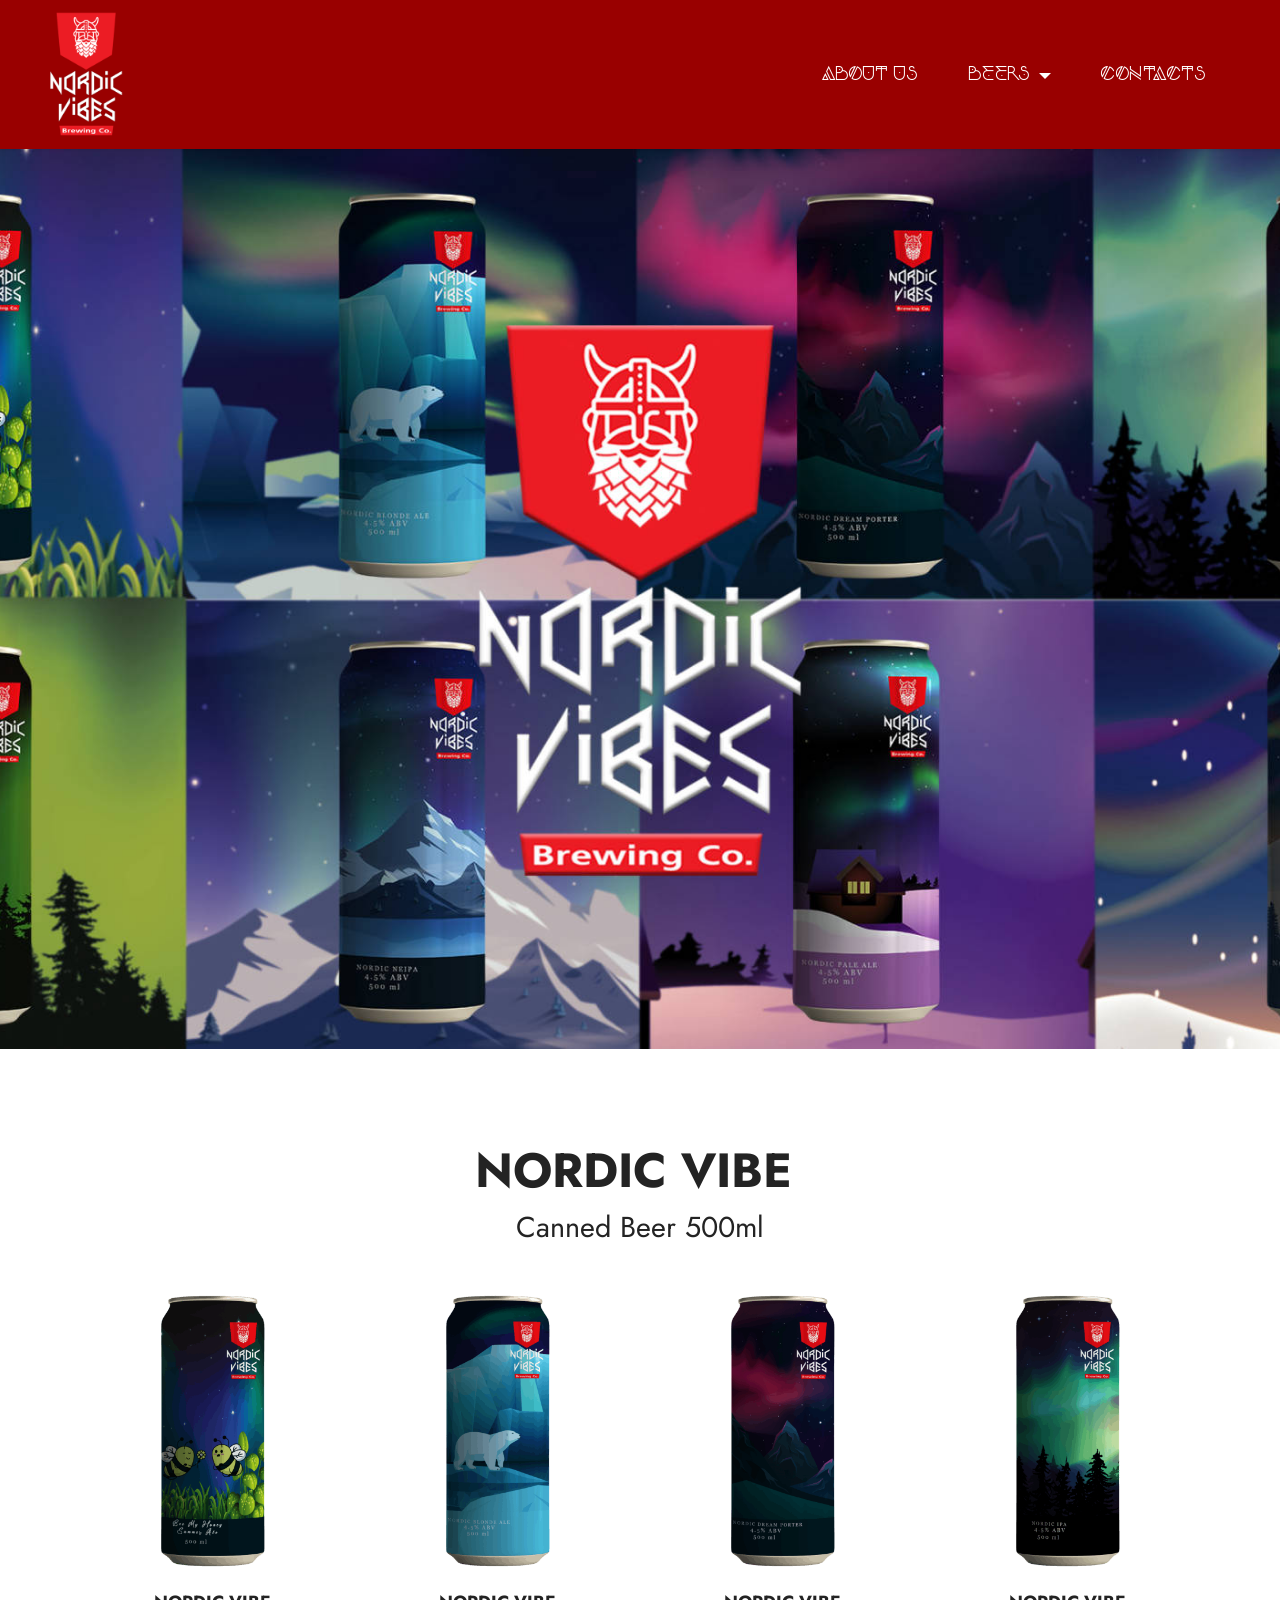
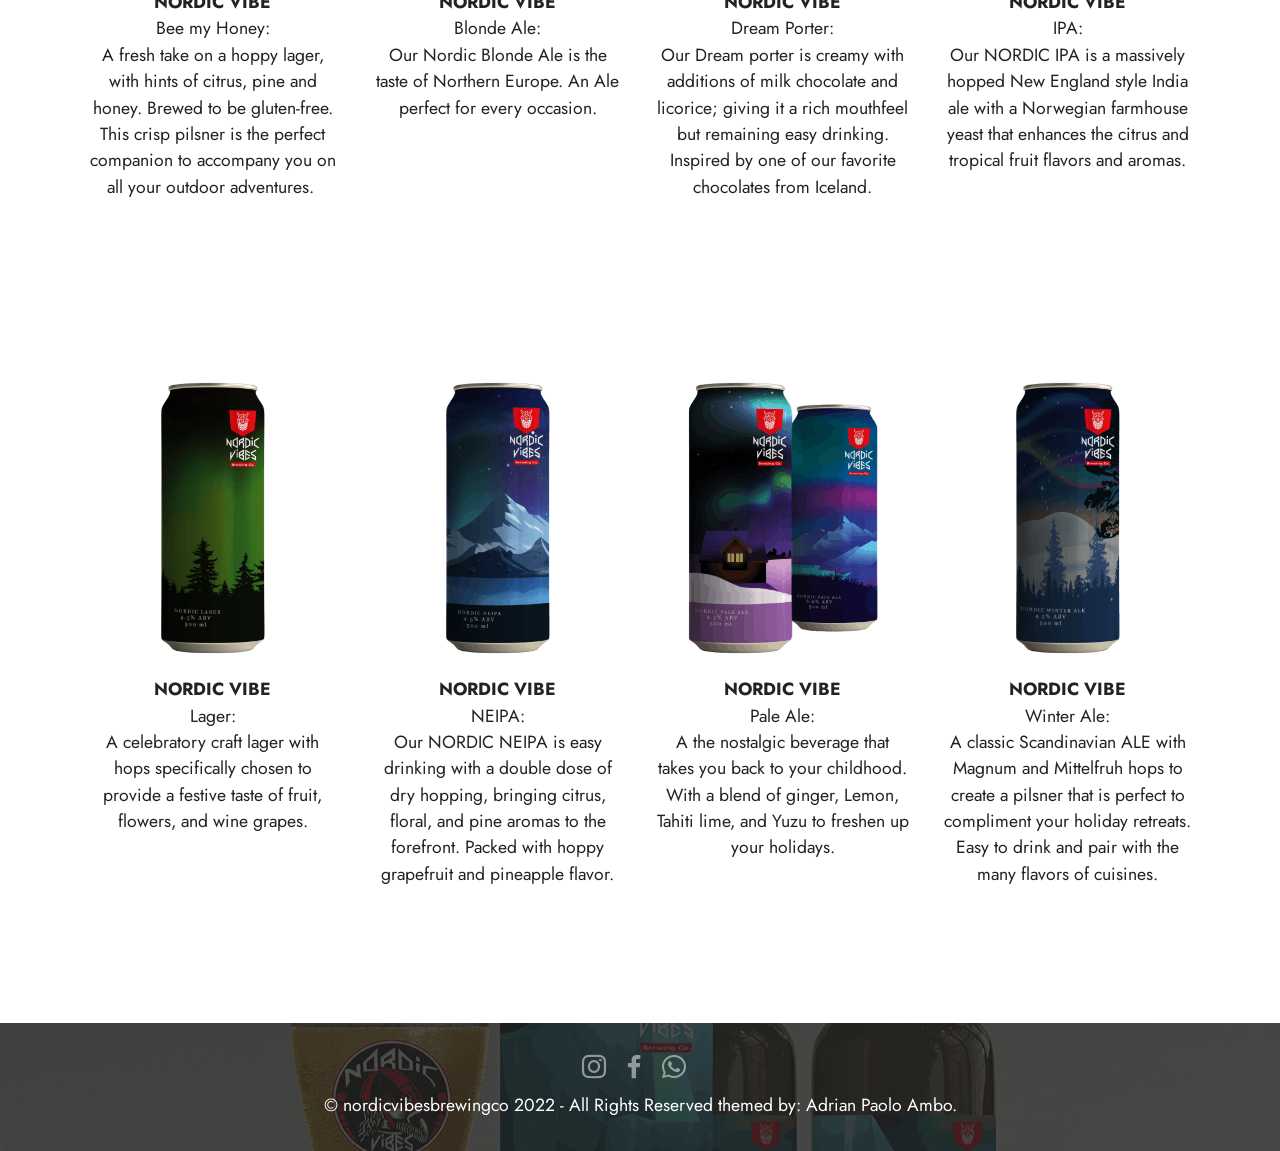
<file: NordicCannedBeer.html>
<!DOCTYPE html>
<html  >
<head>

  <meta charset="UTF-8">
  <meta http-equiv="X-UA-Compatible" content="IE=edge">
  <meta name="generator" content="Mobirise v5.5.2, mobirise.com">
  <meta name="viewport" content="width=device-width, initial-scale=1, minimum-scale=1">
  <link rel="shortcut icon" href="assets/images/logo2-96x161.png" type="image/x-icon">
  <meta name="description" content="We made our beer known for its non discounted quality.
Our beer is affected largely by the quality ingredients that make it up. The importance of water in the quality of a beer cannot be overstated, as it constitutes about 95% of the total ingredients.">
  
  
  <title>Nordic Vibes Canned Beer</title>
  <link rel="stylesheet" href="assets/web/assets/mobirise-icons2/mobirise2.css">
  <link rel="stylesheet" href="assets/bootstrap/css/bootstrap.min.css">
  <link rel="stylesheet" href="assets/bootstrap/css/bootstrap-grid.min.css">
  <link rel="stylesheet" href="assets/bootstrap/css/bootstrap-reboot.min.css">
  <link rel="stylesheet" href="assets/dropdown/css/style.css">
  <link rel="stylesheet" href="assets/socicon/css/styles.css">
  <link rel="stylesheet" href="assets/theme/css/style.css">
  <link href="assets/fonts/style.css" rel="stylesheet">
  <link rel="preload" href="https://fonts.googleapis.com/css?family=Jost:100,200,300,400,500,600,700,800,900,100i,200i,300i,400i,500i,600i,700i,800i,900i&display=swap" as="style" onload="this.onload=null;this.rel='stylesheet'">
  <noscript><link rel="stylesheet" href="https://fonts.googleapis.com/css?family=Jost:100,200,300,400,500,600,700,800,900,100i,200i,300i,400i,500i,600i,700i,800i,900i&display=swap"></noscript>
  <link rel="preload" as="style" href="assets/mobirise/css/mbr-additional.css"><link rel="stylesheet" href="assets/mobirise/css/mbr-additional.css" type="text/css">
  
  
  
  
</head>
<body>
  
  <section data-bs-version="5.1" class="menu menu2 cid-sXOz7oWLxj" once="menu" id="menu2-q">
    
    <nav class="navbar navbar-dropdown navbar-expand-lg">
        <div class="container-fluid">
            <div class="navbar-brand">
                <span class="navbar-logo">
                    <a href="index.html">
                        <img src="assets/images/logo2-96x161.png" alt="Mobirise" style="height: 8rem;">
                    </a>
                </span>
                
            </div>
            <button class="navbar-toggler" type="button" data-toggle="collapse" data-bs-toggle="collapse" data-target="#navbarSupportedContent" data-bs-target="#navbarSupportedContent" aria-controls="navbarNavAltMarkup" aria-expanded="false" aria-label="Toggle navigation">
                <div class="hamburger">
                    <span></span>
                    <span></span>
                    <span></span>
                    <span></span>
                </div>
            </button>
            <div class="collapse navbar-collapse" id="navbarSupportedContent">
                <ul class="navbar-nav nav-dropdown nav-right" data-app-modern-menu="true"><li class="nav-item"><a class="nav-link link text-primary display-7" href="index.html">
                            About us</a></li>
                    <li class="nav-item dropdown"><a class="nav-link link dropdown-toggle text-primary display-7" href="https://mobiri.se" data-toggle="dropdown-submenu" data-bs-toggle="dropdown" data-bs-auto-close="outside" aria-expanded="false">BEERS</a><div class="dropdown-menu" aria-labelledby="dropdown-undefined"><a class="dropdown-item text-primary display-7" href="NordicBottledBeer.html">Bottle</a><a class="show dropdown-item text-primary display-7" href="NordicCannedBeer.html">can</a></div></li>
                    <li class="nav-item"><a class="nav-link link text-primary display-7" href="NordicContact.html">Contacts</a>
                    </li></ul>
                
                
            </div>
        </div>
    </nav>
</section>

<section data-bs-version="5.1" class="header6 cid-sYbJYSQWi5 mbr-fullscreen" id="header6-s">

    

    

    <div class="align-center container-fluid">
        <div class="row justify-content-center">
            <div class="col-12 col-lg-10">
                
                
                
                
            </div>
        </div>
    </div>
</section>

<section data-bs-version="5.1" class="gallery5 mbr-gallery cid-sYbK0SCyGE" id="gallery5-t">
    

    

    <div class="container">
        <div class="mbr-section-head">
            <h3 class="mbr-section-title mbr-fonts-style align-center m-0 display-2"><strong>NORDIC VIBE&nbsp;</strong></h3>
            <h4 class="mbr-section-subtitle mbr-fonts-style align-center mb-0 mt-2 display-5">Canned Beer 500ml</h4>
        </div>
        <div class="row mbr-gallery mt-4">
            <div class="col-12 col-md-6 col-lg-3 item gallery-image">
                <div class="item-wrapper" data-toggle="modal" data-bs-toggle="modal" data-target="#sYc3vr4VVv-modal" data-bs-target="#sYc3vr4VVv-modal">
                    <img class="w-100" src="assets/images/can-bee-506x506.png" alt="" data-slide-to="0" data-bs-slide-to="0" data-target="#lb-sYc3vr4VVv" data-bs-target="#lb-sYc3vr4VVv">
                    <div class="icon-wrapper">
                        <span class="mobi-mbri mobi-mbri-search mbr-iconfont mbr-iconfont-btn"></span>
                    </div>
                </div>
                <h6 class="mbr-item-subtitle mbr-fonts-style align-center mb-2 mt-2 display-4"><strong>NORDIC VIBE</strong><br>Bee my Honey:<br>A fresh take on a hoppy lager, with hints of citrus, pine and honey. Brewed to be gluten-free.
<div>
</div><div>
</div><div>This crisp pilsner is the perfect companion to accompany you on all your outdoor adventures.&nbsp;</div></h6>
            </div>
            <div class="col-12 col-md-6 col-lg-3 item gallery-image">
                <div class="item-wrapper" data-toggle="modal" data-bs-toggle="modal" data-target="#sYc3vr4VVv-modal" data-bs-target="#sYc3vr4VVv-modal">
                    <img class="w-100" src="assets/images/can-blonde-506x506.png" alt="" data-slide-to="1" data-bs-slide-to="1" data-target="#lb-sYc3vr4VVv" data-bs-target="#lb-sYc3vr4VVv">
                    <div class="icon-wrapper">
                        <span class="mobi-mbri mobi-mbri-search mbr-iconfont mbr-iconfont-btn"></span>
                    </div>
                </div>
                <h6 class="mbr-item-subtitle mbr-fonts-style align-center mb-2 mt-2 display-4"><strong>NORDIC VIBE</strong><br>Blonde Ale:<br>Our Nordic Blonde Ale is the taste of Northern Europe. An Ale perfect for every occasion.</h6>
            </div>
            <div class="col-12 col-md-6 col-lg-3 item gallery-image">
                <div class="item-wrapper" data-toggle="modal" data-bs-toggle="modal" data-target="#sYc3vr4VVv-modal" data-bs-target="#sYc3vr4VVv-modal">
                    <img class="w-100" src="assets/images/can-dream-506x506.png" alt="" data-slide-to="2" data-bs-slide-to="2" data-target="#lb-sYc3vr4VVv" data-bs-target="#lb-sYc3vr4VVv">
                    <div class="icon-wrapper">
                        <span class="mobi-mbri mobi-mbri-search mbr-iconfont mbr-iconfont-btn"></span>
                    </div>
                </div>
                <h6 class="mbr-item-subtitle mbr-fonts-style align-center mb-2 mt-2 display-4"><strong>NORDIC VIBE</strong><br>Dream Porter:<br>Our Dream porter is creamy with additions of milk chocolate and licorice; giving it a rich mouthfeel but remaining easy drinking. Inspired by one of our favorite chocolates from Iceland.</h6>
            </div>
            <div class="col-12 col-md-6 col-lg-3 item gallery-image">
                <div class="item-wrapper" data-toggle="modal" data-bs-toggle="modal" data-target="#sYc3vr4VVv-modal" data-bs-target="#sYc3vr4VVv-modal">
                    <img class="w-100" src="assets/images/can-ipa-506x506.png" alt="" data-slide-to="3" data-bs-slide-to="3" data-target="#lb-sYc3vr4VVv" data-bs-target="#lb-sYc3vr4VVv">
                    <div class="icon-wrapper">
                        <span class="mobi-mbri mobi-mbri-search mbr-iconfont mbr-iconfont-btn"></span>
                    </div>
                </div>
                <h6 class="mbr-item-subtitle mbr-fonts-style align-center mb-2 mt-2 display-4"><strong>NORDIC VIBE</strong><br>IPA:<br>Our NORDIC IPA is a massively hopped New England style India ale with a Norwegian farmhouse yeast that enhances the citrus and tropical fruit flavors and aromas.</h6>
            </div>
        </div>

        <div class="modal mbr-slider" tabindex="-1" role="dialog" aria-hidden="true" id="sYc3vr4VVv-modal">
            <div class="modal-dialog" role="document">
                <div class="modal-content">
                    <div class="modal-body">
                        <div class="carousel slide" id="lb-sYc3vr4VVv" data-interval="5000" data-bs-interval="5000">
                            <div class="carousel-inner">
                                <div class="carousel-item active">
                                    <img class="d-block w-100" src="assets/images/can-bee-506x506.png" alt="">
                                </div>
                                <div class="carousel-item">
                                    <img class="d-block w-100" src="assets/images/can-blonde-506x506.png" alt="">
                                </div>
                                <div class="carousel-item">
                                    <img class="d-block w-100" src="assets/images/can-dream-506x506.png" alt="">
                                </div>
                                <div class="carousel-item">
                                    <img class="d-block w-100" src="assets/images/can-ipa-506x506.png" alt="">
                                </div>
                            </div>
                            <ol class="carousel-indicators">
                                <li data-slide-to="0" data-bs-slide-to="0" class="active" data-target="#lb-sYc3vr4VVv" data-bs-target="#lb-sYc3vr4VVv"></li>
                                <li data-slide-to="1" data-bs-slide-to="1" data-target="#lb-sYc3vr4VVv" data-bs-target="#lb-sYc3vr4VVv"></li>
                                <li data-slide-to="2" data-bs-slide-to="2" data-target="#lb-sYc3vr4VVv" data-bs-target="#lb-sYc3vr4VVv"></li>
                                <li data-slide-to="3" data-bs-slide-to="3" data-target="#lb-sYc3vr4VVv" data-bs-target="#lb-sYc3vr4VVv"></li>
                            </ol>
                            <a role="button" href="" class="close" data-dismiss="modal" data-bs-dismiss="modal" aria-label="Close">
                            </a>
                            <a class="carousel-control-prev carousel-control" role="button" data-slide="prev" data-bs-slide="prev" href="#lb-sYc3vr4VVv">
                                <span class="mobi-mbri mobi-mbri-arrow-prev" aria-hidden="true"></span>
                                <span class="sr-only visually-hidden">Previous</span>
                            </a>
                            <a class="carousel-control-next carousel-control" role="button" data-slide="next" data-bs-slide="next" href="#lb-sYc3vr4VVv">
                                <span class="mobi-mbri mobi-mbri-arrow-next" aria-hidden="true"></span>
                                <span class="sr-only visually-hidden">Next</span>
                            </a>
                        </div>
                    </div>
                </div>
            </div>
        </div>
    </div>
</section>

<section data-bs-version="5.1" class="gallery5 mbr-gallery cid-sYbK1GOJuZ" id="gallery5-u">
    

    

    <div class="container">
        
        <div class="row mbr-gallery mt-4">
            <div class="col-12 col-md-6 col-lg-3 item gallery-image">
                <div class="item-wrapper" data-toggle="modal" data-bs-toggle="modal" data-target="#sYc3vsj9ma-modal" data-bs-target="#sYc3vsj9ma-modal">
                    <img class="w-100" src="assets/images/can-lager-506x506.png" alt="" data-slide-to="0" data-bs-slide-to="0" data-target="#lb-sYc3vsj9ma" data-bs-target="#lb-sYc3vsj9ma">
                    <div class="icon-wrapper">
                        <span class="mobi-mbri mobi-mbri-search mbr-iconfont mbr-iconfont-btn"></span>
                    </div>
                </div>
                <h6 class="mbr-item-subtitle mbr-fonts-style align-center mb-2 mt-2 display-4"><strong>NORDIC VIBE</strong><br>Lager:<br>A celebratory craft lager with hops specifically chosen to provide a festive taste of fruit, flowers, and wine grapes.</h6>
            </div>
            <div class="col-12 col-md-6 col-lg-3 item gallery-image">
                <div class="item-wrapper" data-toggle="modal" data-bs-toggle="modal" data-target="#sYc3vsj9ma-modal" data-bs-target="#sYc3vsj9ma-modal">
                    <img class="w-100" src="assets/images/can-neipa-506x506.png" alt="" data-slide-to="1" data-bs-slide-to="1" data-target="#lb-sYc3vsj9ma" data-bs-target="#lb-sYc3vsj9ma">
                    <div class="icon-wrapper">
                        <span class="mobi-mbri mobi-mbri-search mbr-iconfont mbr-iconfont-btn"></span>
                    </div>
                </div>
                <h6 class="mbr-item-subtitle mbr-fonts-style align-center mb-2 mt-2 display-4"><strong>NORDIC VIBE</strong><br>NEIPA:<br>Our NORDIC NEIPA is easy drinking with a double dose of dry hopping, bringing citrus, floral, and pine aromas to the forefront. Packed with hoppy grapefruit and pineapple flavor.</h6>
            </div>
            <div class="col-12 col-md-6 col-lg-3 item gallery-image">
                <div class="item-wrapper" data-toggle="modal" data-bs-toggle="modal" data-target="#sYc3vsj9ma-modal" data-bs-target="#sYc3vsj9ma-modal">
                    <img class="w-100" src="assets/images/can-paleale-506x506.png" alt="" data-slide-to="2" data-bs-slide-to="2" data-target="#lb-sYc3vsj9ma" data-bs-target="#lb-sYc3vsj9ma">
                    <div class="icon-wrapper">
                        <span class="mobi-mbri mobi-mbri-search mbr-iconfont mbr-iconfont-btn"></span>
                    </div>
                </div>
                <h6 class="mbr-item-subtitle mbr-fonts-style align-center mb-2 mt-2 display-4"><strong>NORDIC VIBE</strong><br>Pale Ale:<br>A the nostalgic beverage that takes you back to your childhood. With a blend of ginger, Lemon, Tahiti lime, and Yuzu to freshen up your holidays.</h6>
            </div>
            <div class="col-12 col-md-6 col-lg-3 item gallery-image">
                <div class="item-wrapper" data-toggle="modal" data-bs-toggle="modal" data-target="#sYc3vsj9ma-modal" data-bs-target="#sYc3vsj9ma-modal">
                    <img class="w-100" src="assets/images/can-winterale-506x506.png" alt="" data-slide-to="3" data-bs-slide-to="3" data-target="#lb-sYc3vsj9ma" data-bs-target="#lb-sYc3vsj9ma">
                    <div class="icon-wrapper">
                        <span class="mobi-mbri mobi-mbri-search mbr-iconfont mbr-iconfont-btn"></span>
                    </div>
                </div>
                <h6 class="mbr-item-subtitle mbr-fonts-style align-center mb-2 mt-2 display-4"><strong>NORDIC VIBE</strong><br>Winter Ale:<br>A classic Scandinavian ALE  with Magnum and Mittelfruh hops to create a pilsner that is perfect to compliment your holiday retreats. Easy to drink and pair with the many flavors of cuisines.</h6>
            </div>
        </div>

        <div class="modal mbr-slider" tabindex="-1" role="dialog" aria-hidden="true" id="sYc3vsj9ma-modal">
            <div class="modal-dialog" role="document">
                <div class="modal-content">
                    <div class="modal-body">
                        <div class="carousel slide" id="lb-sYc3vsj9ma" data-interval="5000" data-bs-interval="5000">
                            <div class="carousel-inner">
                                <div class="carousel-item active">
                                    <img class="d-block w-100" src="assets/images/can-lager-506x506.png" alt="">
                                </div>
                                <div class="carousel-item">
                                    <img class="d-block w-100" src="assets/images/can-neipa-506x506.png" alt="">
                                </div>
                                <div class="carousel-item">
                                    <img class="d-block w-100" src="assets/images/can-paleale-506x506.png" alt="">
                                </div>
                                <div class="carousel-item">
                                    <img class="d-block w-100" src="assets/images/can-winterale-506x506.png" alt="">
                                </div>
                            </div>
                            <ol class="carousel-indicators">
                                <li data-slide-to="0" data-bs-slide-to="0" class="active" data-target="#lb-sYc3vsj9ma" data-bs-target="#lb-sYc3vsj9ma"></li>
                                <li data-slide-to="1" data-bs-slide-to="1" data-target="#lb-sYc3vsj9ma" data-bs-target="#lb-sYc3vsj9ma"></li>
                                <li data-slide-to="2" data-bs-slide-to="2" data-target="#lb-sYc3vsj9ma" data-bs-target="#lb-sYc3vsj9ma"></li>
                                <li data-slide-to="3" data-bs-slide-to="3" data-target="#lb-sYc3vsj9ma" data-bs-target="#lb-sYc3vsj9ma"></li>
                            </ol>
                            <a role="button" href="" class="close" data-dismiss="modal" data-bs-dismiss="modal" aria-label="Close">
                            </a>
                            <a class="carousel-control-prev carousel-control" role="button" data-slide="prev" data-bs-slide="prev" href="#lb-sYc3vsj9ma">
                                <span class="mobi-mbri mobi-mbri-arrow-prev" aria-hidden="true"></span>
                                <span class="sr-only visually-hidden">Previous</span>
                            </a>
                            <a class="carousel-control-next carousel-control" role="button" data-slide="next" data-bs-slide="next" href="#lb-sYc3vsj9ma">
                                <span class="mobi-mbri mobi-mbri-arrow-next" aria-hidden="true"></span>
                                <span class="sr-only visually-hidden">Next</span>
                            </a>
                        </div>
                    </div>
                </div>
            </div>
        </div>
    </div>
</section>

<section data-bs-version="5.1" class="footer3 cid-sXPetJ9JDU" once="footers" id="footer3-r">

    

    <div class="mbr-overlay" style="opacity: 0.8; background-color: rgb(35, 35, 35);"></div>

 <div class="container">
        <div class="media-container-row align-center mbr-white">
            <div class="row row-links">
                <ul class="foot-menu">
                    
                    
                    
                    
                    
                
            </div>
            <div class="row social-row">
                <div class="social-list align-right pb-2">
                    
                    
                    
                    
                    
                    
                <div class="soc-item">
                        <a href="" target="_blank">
                            <span class="mbr-iconfont mbr-iconfont-social socicon-instagram socicon"></span>
                        </a>
                    </div><div class="soc-item">
                        <a href="" target="_blank">
                            <span class="mbr-iconfont mbr-iconfont-social socicon-facebook socicon"></span>
                        </a>
                    </div><div class="soc-item">
                        <a href="" target="_blank">
                            <span class="mbr-iconfont mbr-iconfont-social socicon-whatsapp socicon"></span>
                        </a>
                    </div></div>
            </div>
            <div class="row row-copirayt">
                <p class="mbr-text mb-0 mbr-fonts-style mbr-white align-center display-4">
                    © nordicvibesbrewingco 2022 - All Rights Reserved themed by: Adrian Paolo Ambo.
                </p>
            </div>
        </div>
    </div>
</section><section style="background-color: #fff; font-family: -apple-system, BlinkMacSystemFont, 'Segoe UI', 'Roboto', 'Helvetica Neue', Arial, sans-serif; color:#aaa; font-size:12px; padding: 0; align-items: center; display: flex;"><a href="https://mobirise.site/r" ></section><script src="assets/bootstrap/js/bootstrap.bundle.min.js"></script>  <script src="assets/parallax/jarallax.js"></script>  <script src="assets/smoothscroll/smooth-scroll.js"></script>  <script src="assets/ytplayer/index.js"></script>  <script src="assets/dropdown/js/navbar-dropdown.js"></script>  <script src="assets/vimeoplayer/player.js"></script>  <script src="assets/theme/js/script.js"></script>  
  
  
</body>
</html>
</file>
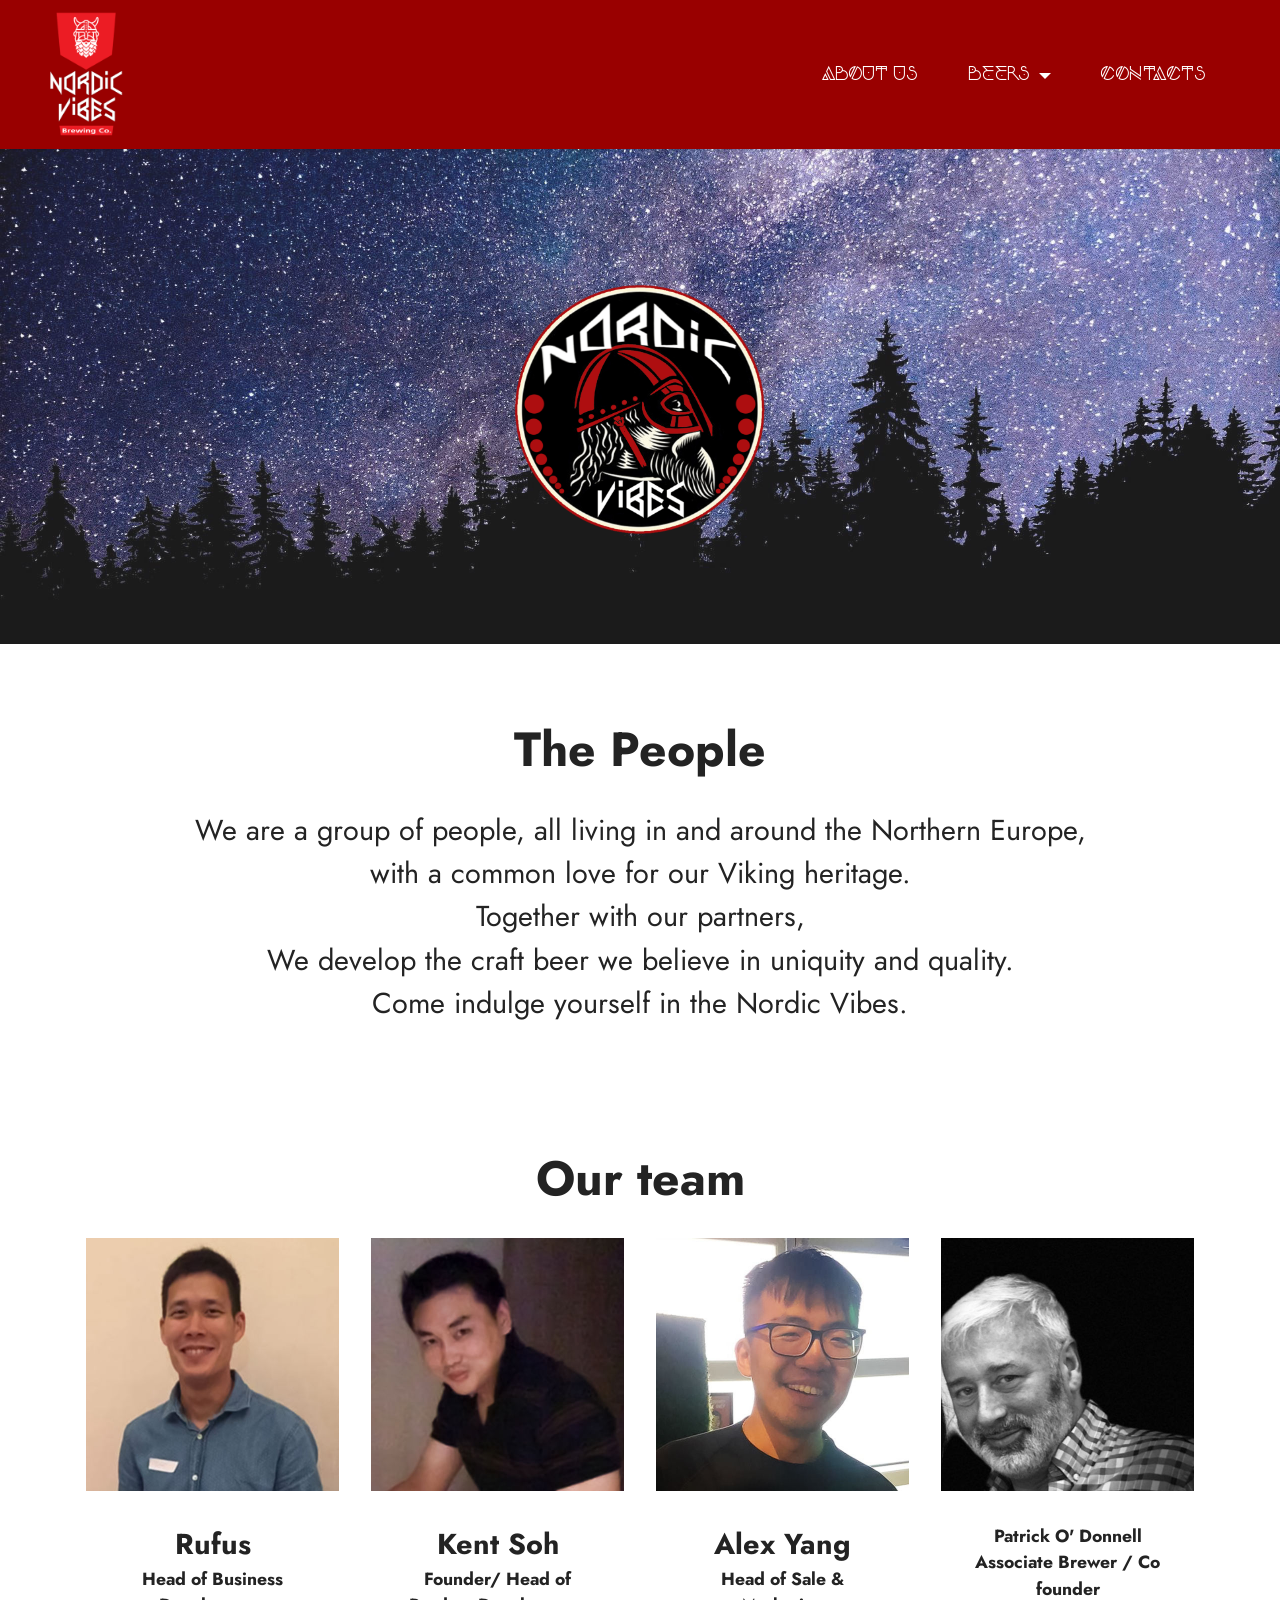
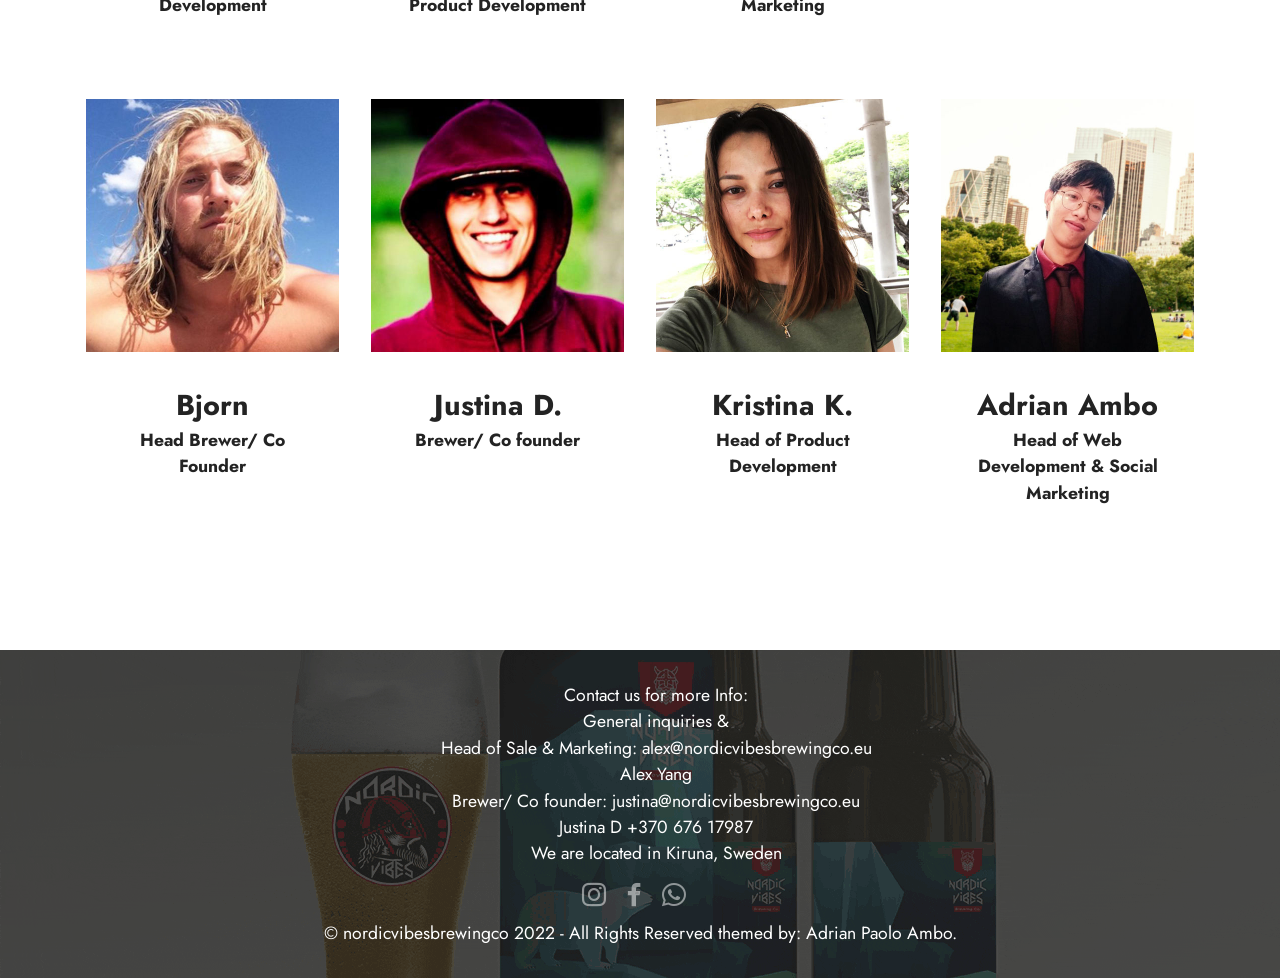
<file: NordicContact.html>
<!DOCTYPE html>
<html  >
<head>

  <meta charset="UTF-8">
  <meta http-equiv="X-UA-Compatible" content="IE=edge">
  <meta name="generator" content="Mobirise v5.5.2, mobirise.com">
  <meta name="viewport" content="width=device-width, initial-scale=1, minimum-scale=1">
  <link rel="shortcut icon" href="assets/images/logo2-96x161.png" type="image/x-icon">
  <meta name="description" content="The People
We are a group of people,

all living in and around the Northern Europe,
with a common love for our Viking heritage.

Together with our partners,

We develop the craft beer we believe in uniqinity and quality.
Come indulge yourself in the Nordic Vibes.">
  
  
  <title>Nordic Vibes Contact Personnel </title>
  <link rel="stylesheet" href="assets/bootstrap/css/bootstrap.min.css">
  <link rel="stylesheet" href="assets/bootstrap/css/bootstrap-grid.min.css">
  <link rel="stylesheet" href="assets/bootstrap/css/bootstrap-reboot.min.css">
  <link rel="stylesheet" href="assets/dropdown/css/style.css">
  <link rel="stylesheet" href="assets/socicon/css/styles.css">
  <link rel="stylesheet" href="assets/theme/css/style.css">
  <link href="assets/fonts/style.css" rel="stylesheet">
  <link rel="preload" href="https://fonts.googleapis.com/css?family=Jost:100,200,300,400,500,600,700,800,900,100i,200i,300i,400i,500i,600i,700i,800i,900i&display=swap" as="style" onload="this.onload=null;this.rel='stylesheet'">
  <noscript><link rel="stylesheet" href="https://fonts.googleapis.com/css?family=Jost:100,200,300,400,500,600,700,800,900,100i,200i,300i,400i,500i,600i,700i,800i,900i&display=swap"></noscript>
  <link rel="preload" as="style" href="assets/mobirise/css/mbr-additional.css"><link rel="stylesheet" href="assets/mobirise/css/mbr-additional.css" type="text/css">
  
  
  
  
</head>
<body>
  
  <section data-bs-version="5.1" class="menu menu2 cid-sXOz7oWLxj" once="menu" id="menu2-a">
    
    <nav class="navbar navbar-dropdown navbar-expand-lg">
        <div class="container-fluid">
            <div class="navbar-brand">
                <span class="navbar-logo">
                    <a href="index.html">
                        <img src="assets/images/logo2-96x161.png" alt="Mobirise" style="height: 8rem;">
                    </a>
                </span>
                
            </div>
            <button class="navbar-toggler" type="button" data-toggle="collapse" data-bs-toggle="collapse" data-target="#navbarSupportedContent" data-bs-target="#navbarSupportedContent" aria-controls="navbarNavAltMarkup" aria-expanded="false" aria-label="Toggle navigation">
                <div class="hamburger">
                    <span></span>
                    <span></span>
                    <span></span>
                    <span></span>
                </div>
            </button>
            <div class="collapse navbar-collapse" id="navbarSupportedContent">
                <ul class="navbar-nav nav-dropdown nav-right" data-app-modern-menu="true"><li class="nav-item"><a class="nav-link link text-primary display-7" href="index.html">
                            About us</a></li>
                    <li class="nav-item dropdown"><a class="nav-link link dropdown-toggle text-primary display-7" href="https://mobiri.se" data-toggle="dropdown-submenu" data-bs-toggle="dropdown" data-bs-auto-close="outside" aria-expanded="false">BEERS</a><div class="dropdown-menu" aria-labelledby="dropdown-undefined"><a class="dropdown-item text-primary display-7" href="NordicBottledBeer.html">Bottle</a><a class="show dropdown-item text-primary display-7" href="NordicCannedBeer.html">can</a></div></li>
                    <li class="nav-item"><a class="nav-link link text-primary display-7" href="NordicContact.html">Contacts</a>
                    </li></ul>
                
                
            </div>
        </div>
    </nav>
</section>

<section data-bs-version="5.1" class="header9 cid-sXURW0tDnu" id="header9-d">

    

    <div class="mbr-overlay" style="opacity: 0.1; background-color: rgb(255, 255, 255);"></div>

    <div class="text-center container-fluid">
        <div class="row justify-content-center">
            <div class="col-md-12 col-lg-9">
                <div class="image-wrap mb-4">
                    <img src="assets/images/nordic-biglogo-1646x1646.png" alt="Mobirise">
                </div>
                
                
                
            </div>
        </div>
    </div>
</section>

<section data-bs-version="5.1" class="content4 cid-sXUT2Bw2xO" id="content4-e">
    
    
    <div class="container">
        <div class="row justify-content-center">
            <div class="title col-md-12 col-lg-10">
                <h3 class="mbr-section-title mbr-fonts-style align-center mb-4 display-2"><strong>The People</strong></h3>
                <h4 class="mbr-section-subtitle align-center mbr-fonts-style mb-4 display-5">We are a group of people, all living in and around the Northern Europe,<div>with a common love for our Viking heritage.
</div><div>Together with our partners,
</div><div>We develop the craft beer we believe in uniquity and quality.
</div><div>Come indulge yourself in the Nordic Vibes.</div><div>
</div><div>
</div><div>
</div><div>
</div></h4>
                
            </div>
        </div>
    </div>
</section>

<section data-bs-version="5.1" class="team1 cid-sXUVyypaUW" id="team1-f">
    

    
    <div class="container">
        <div class="row justify-content-center">
            <div class="col-12">
                <h3 class="mbr-section-title mbr-fonts-style align-center mb-4 display-2">
                    <strong>Our team</strong>
                </h3>
                
            </div>
            <div class="col-sm-6 col-lg-3">
                <div class="card-wrap">
                    <div class="image-wrap">
                        <img src="assets/images/rufus-506x506.jpg" alt="">
                    </div>
                    <div class="content-wrap">
                        <h5 class="mbr-section-title card-title mbr-fonts-style align-center m-0 display-5">
                            <strong>Rufus</strong></h5>
                        <h6 class="mbr-role mbr-fonts-style align-center mb-3 display-4"><strong>Head of Business Development</strong></h6>
                        
                        
                        
                    </div>
                </div>
            </div>

            <div class="col-sm-6 col-lg-3">
                <div class="card-wrap">
                    <div class="image-wrap">
                        <img src="assets/images/soh-506x506.jpg" alt="">
                    </div>
                    <div class="content-wrap">
                        <h5 class="mbr-section-title card-title mbr-fonts-style align-center m-0 display-5">
                            <strong>Kent Soh</strong></h5>
                        <h6 class="mbr-role mbr-fonts-style align-center mb-3 display-4"><strong>Founder/ Head of Product Development</strong></h6>
                        
                        
                        
                    </div>
                </div>
            </div>

            <div class="col-sm-6 col-lg-3">
                <div class="card-wrap">
                    <div class="image-wrap">
                        <img src="assets/images/alex-506x506.jpg" alt="">
                    </div>
                    <div class="content-wrap">
                        <h5 class="mbr-section-title card-title mbr-fonts-style align-center m-0 display-5">
                            <strong>Alex Yang</strong></h5>
                        <h6 class="mbr-role mbr-fonts-style align-center mb-3 display-4"><strong>Head of Sale &amp; Marketing</strong></h6>
                        
                        
                        
                    </div>
                </div>
            </div>

            <div class="col-sm-6 col-lg-3">
                <div class="card-wrap">
                    <div class="image-wrap">
                        <img src="assets/images/od-506x506.jpg" alt="">
                    </div>
                    <div class="content-wrap">
                        <h5 class="mbr-section-title card-title mbr-fonts-style align-center m-0 display-4"><strong>Patrick O' Donnell</strong></h5>
                        <h6 class="mbr-role mbr-fonts-style align-center mb-3 display-4"><strong>Associate Brewer / Co founder</strong></h6>
                        
                        
                        
                    </div>
                </div>
            </div>
        </div>
    </div>
</section>

<section data-bs-version="5.1" class="team1 cid-sXUVHpE30m" id="team1-g">
    

    
    <div class="container">
        <div class="row justify-content-center">
            
            <div class="col-sm-6 col-lg-3">
                <div class="card-wrap">
                    <div class="image-wrap">
                        <img src="assets/images/we-506x506.jpg" alt="">
                    </div>
                    <div class="content-wrap">
                        <h5 class="mbr-section-title card-title mbr-fonts-style align-center m-0 display-5">
                            <strong>Bjorn</strong></h5>
                        <h6 class="mbr-role mbr-fonts-style align-center mb-3 display-4"><strong>Head Brewer/ Co Founder</strong></h6>
                        
                        
                        
                    </div>
                </div>
            </div>

            <div class="col-sm-6 col-lg-3">
                <div class="card-wrap">
                    <div class="image-wrap">
                        <img src="assets/images/justina-506x506.jpg" alt="">
                    </div>
                    <div class="content-wrap">
                        <h5 class="mbr-section-title card-title mbr-fonts-style align-center m-0 display-5">
                            <strong>Justina D.</strong></h5>
                        <h6 class="mbr-role mbr-fonts-style align-center mb-3 display-4"><strong>Brewer/ Co founder</strong></h6>
                        
                        
                        
                    </div>
                </div>
            </div>

            <div class="col-sm-6 col-lg-3">
                <div class="card-wrap">
                    <div class="image-wrap">
                        <img src="assets/images/kat-506x506.jpg" alt="">
                    </div>
                    <div class="content-wrap">
                        <h5 class="mbr-section-title card-title mbr-fonts-style align-center m-0 display-5">
                            <strong>Kristina K.</strong></h5>
                        <h6 class="mbr-role mbr-fonts-style align-center mb-3 display-4"><strong>Head of Product Development</strong></h6>
                        
                        
                        
                    </div>
                </div>
            </div>

            <div class="col-sm-6 col-lg-3">
                <div class="card-wrap">
                    <div class="image-wrap">
                        <img src="assets/images/adrianpaolo-506x506.jpg" alt="">
                    </div>
                    <div class="content-wrap">
                        <h5 class="mbr-section-title card-title mbr-fonts-style align-center m-0 display-5">
                            <strong>Adrian Ambo</strong><strong><br></strong></h5>
                        <h6 class="mbr-role mbr-fonts-style align-center mb-3 display-4"><strong>Head of Web Development &amp; Social Marketing</strong></h6>
                        
                        
                        
                    </div>
                </div>
            </div>
        </div>
    </div>
</section>

<section data-bs-version="5.1" class="footer3 cid-sXPetJ9JDU" once="footers" id="footer3-b">

    

    <div class="mbr-overlay" style="opacity: 0.8; background-color: rgb(35, 35, 35);"></div>

 <div class="container">
        <div class="media-container-row align-center mbr-white">
            <div class="row row-links">
                <ul class="foot-menu">
                    
                    
                    
                    
                    
                <li class="foot-menu-item mbr-fonts-style display-7"><a class="text-white" href="#" target="_blank"><br></a>
                    </li><li class="foot-menu-item mbr-fonts-style display-4">Contact us for more Info:<br>General inquiries &amp; <br>Head of Sale &amp; Marketing: alex@nordicvibesbrewingco.eu <br>Alex Yang<br>Brewer/ Co founder: justina@nordicvibesbrewingco.eu<br> Justina D +370 676 17987<br>We are located in Kiruna, Sweden</li></ul>
            </div>
            <div class="row social-row">
                <div class="social-list align-right pb-2">
                    
                    
                    
                    
                    
                    
                <div class="soc-item">
                        <a href="" target="_blank">
                            <span class="mbr-iconfont mbr-iconfont-social socicon-instagram socicon"></span>
                        </a>
                    </div><div class="soc-item">
                        <a href="" target="_blank">
                            <span class="mbr-iconfont mbr-iconfont-social socicon-facebook socicon"></span>
                        </a>
                    </div><div class="soc-item">
                        <a href="" target="_blank">
                            <span class="mbr-iconfont mbr-iconfont-social socicon-whatsapp socicon"></span>
                        </a>
                    </div></div>
            </div>
            <div class="row row-copirayt">
                <p class="mbr-text mb-0 mbr-fonts-style mbr-white align-center display-4">
                    © nordicvibesbrewingco 2022 - All Rights Reserved themed by: Adrian Paolo Ambo.
                </p>
            </div>
        </div>
    </div>
</section><section style="background-color: #fff; font-family: -apple-system, BlinkMacSystemFont, 'Segoe UI', 'Roboto', 'Helvetica Neue', Arial, sans-serif; color:#aaa; font-size:12px; padding: 0; align-items: center; display: flex;"><a href="https://mobirise.site/r" ></section><script src="assets/bootstrap/js/bootstrap.bundle.min.js"></script>  <script src="assets/parallax/jarallax.js"></script>  <script src="assets/smoothscroll/smooth-scroll.js"></script>  <script src="assets/ytplayer/index.js"></script>  <script src="assets/dropdown/js/navbar-dropdown.js"></script>  <script src="assets/vimeoplayer/player.js"></script>  <script src="assets/theme/js/script.js"></script>  
  
  
</body>
</html>
</file>
<file: assets/web/assets/mobirise-icons2/mobirise2.css>
@font-face {
  font-family: 'Moririse2';
  font-display: swap;
  src:  url('mobirise2.eot?f2bix4');
  src:  url('mobirise2.eot?f2bix4#iefix') format('embedded-opentype'),
    url('mobirise2.ttf?f2bix4') format('truetype'),
    url('mobirise2.woff?f2bix4') format('woff'),
    url('mobirise2.svg?f2bix4#mobirise2') format('svg');
  font-weight: normal;
  font-style: normal;
}

[class^="mobi-"], [class*=" mobi-"] {
  /* use !important to prevent issues with browser extensions that change fonts */
  font-family: 'Moririse2' !important;
  speak: none;
  font-style: normal;
  font-weight: normal;
  font-variant: normal;
  text-transform: none;
  line-height: 1;

  /* Better Font Rendering =========== */
  -webkit-font-smoothing: antialiased;
  -moz-osx-font-smoothing: grayscale;
}

.mobi-mbri-add-submenu:before {
  content: "\e900";
}
.mobi-mbri-alert:before {
  content: "\e901";
}
.mobi-mbri-align-center:before {
  content: "\e902";
}
.mobi-mbri-align-justify:before {
  content: "\e903";
}
.mobi-mbri-align-left:before {
  content: "\e904";
}
.mobi-mbri-align-right:before {
  content: "\e905";
}
.mobi-mbri-android:before {
  content: "\e906";
}
.mobi-mbri-apple:before {
  content: "\e907";
}
.mobi-mbri-arrow-down:before {
  content: "\e908";
}
.mobi-mbri-arrow-next:before {
  content: "\e909";
}
.mobi-mbri-arrow-prev:before {
  content: "\e90a";
}
.mobi-mbri-arrow-up:before {
  content: "\e90b";
}
.mobi-mbri-bold:before {
  content: "\e90c";
}
.mobi-mbri-bookmark:before {
  content: "\e90d";
}
.mobi-mbri-bootstrap:before {
  content: "\e90e";
}
.mobi-mbri-briefcase:before {
  content: "\e90f";
}
.mobi-mbri-browse:before {
  content: "\e910";
}
.mobi-mbri-bulleted-list:before {
  content: "\e911";
}
.mobi-mbri-calendar:before {
  content: "\e912";
}
.mobi-mbri-camera:before {
  content: "\e913";
}
.mobi-mbri-cart-add:before {
  content: "\e914";
}
.mobi-mbri-cart-full:before {
  content: "\e915";
}
.mobi-mbri-cash:before {
  content: "\e916";
}
.mobi-mbri-change-style:before {
  content: "\e917";
}
.mobi-mbri-chat:before {
  content: "\e918";
}
.mobi-mbri-clock:before {
  content: "\e919";
}
.mobi-mbri-close:before {
  content: "\e91a";
}
.mobi-mbri-cloud:before {
  content: "\e91b";
}
.mobi-mbri-code:before {
  content: "\e91c";
}
.mobi-mbri-contact-form:before {
  content: "\e91d";
}
.mobi-mbri-credit-card:before {
  content: "\e91e";
}
.mobi-mbri-cursor-click:before {
  content: "\e91f";
}
.mobi-mbri-cust-feedback:before {
  content: "\e920";
}
.mobi-mbri-database:before {
  content: "\e921";
}
.mobi-mbri-delivery:before {
  content: "\e922";
}
.mobi-mbri-desktop:before {
  content: "\e923";
}
.mobi-mbri-devices:before {
  content: "\e924";
}
.mobi-mbri-down:before {
  content: "\e925";
}
.mobi-mbri-download-2:before {
  content: "\e926";
}
.mobi-mbri-download:before {
  content: "\e927";
}
.mobi-mbri-drag-n-drop-2:before {
  content: "\e928";
}
.mobi-mbri-drag-n-drop:before {
  content: "\e929";
}
.mobi-mbri-edit-2:before {
  content: "\e92a";
}
.mobi-mbri-edit:before {
  content: "\e92b";
}
.mobi-mbri-error:before {
  content: "\e92c";
}
.mobi-mbri-extension:before {
  content: "\e92d";
}
.mobi-mbri-features:before {
  content: "\e92e";
}
.mobi-mbri-file:before {
  content: "\e92f";
}
.mobi-mbri-flag:before {
  content: "\e930";
}
.mobi-mbri-folder:before {
  content: "\e931";
}
.mobi-mbri-gift:before {
  content: "\e932";
}
.mobi-mbri-github:before {
  content: "\e933";
}
.mobi-mbri-globe-2:before {
  content: "\e934";
}
.mobi-mbri-globe:before {
  content: "\e935";
}
.mobi-mbri-growing-chart:before {
  content: "\e936";
}
.mobi-mbri-hearth:before {
  content: "\e937";
}
.mobi-mbri-help:before {
  content: "\e938";
}
.mobi-mbri-home:before {
  content: "\e939";
}
.mobi-mbri-hot-cup:before {
  content: "\e93a";
}
.mobi-mbri-idea:before {
  content: "\e93b";
}
.mobi-mbri-image-gallery:before {
  content: "\e93c";
}
.mobi-mbri-image-slider:before {
  content: "\e93d";
}
.mobi-mbri-info:before {
  content: "\e93e";
}
.mobi-mbri-italic:before {
  content: "\e93f";
}
.mobi-mbri-key:before {
  content: "\e940";
}
.mobi-mbri-laptop:before {
  content: "\e941";
}
.mobi-mbri-layers:before {
  content: "\e942";
}
.mobi-mbri-left-right:before {
  content: "\e943";
}
.mobi-mbri-left:before {
  content: "\e944";
}
.mobi-mbri-letter:before {
  content: "\e945";
}
.mobi-mbri-like:before {
  content: "\e946";
}
.mobi-mbri-link:before {
  content: "\e947";
}
.mobi-mbri-lock:before {
  content: "\e948";
}
.mobi-mbri-login:before {
  content: "\e949";
}
.mobi-mbri-logout:before {
  content: "\e94a";
}
.mobi-mbri-magic-stick:before {
  content: "\e94b";
}
.mobi-mbri-map-pin:before {
  content: "\e94c";
}
.mobi-mbri-menu:before {
  content: "\e94d";
}
.mobi-mbri-mobile-2:before {
  content: "\e94e";
}
.mobi-mbri-mobile-horizontal:before {
  content: "\e94f";
}
.mobi-mbri-mobile:before {
  content: "\e950";
}
.mobi-mbri-mobirise:before {
  content: "\e951";
}
.mobi-mbri-more-horizontal:before {
  content: "\e952";
}
.mobi-mbri-more-vertical:before {
  content: "\e953";
}
.mobi-mbri-music:before {
  content: "\e954";
}
.mobi-mbri-new-file:before {
  content: "\e955";
}
.mobi-mbri-numbered-list:before {
  content: "\e956";
}
.mobi-mbri-opened-folder:before {
  content: "\e957";
}
.mobi-mbri-pages:before {
  content: "\e958";
}
.mobi-mbri-paper-plane:before {
  content: "\e959";
}
.mobi-mbri-paperclip:before {
  content: "\e95a";
}
.mobi-mbri-phone:before {
  content: "\e95b";
}
.mobi-mbri-photo:before {
  content: "\e95c";
}
.mobi-mbri-photos:before {
  content: "\e95d";
}
.mobi-mbri-pin:before {
  content: "\e95e";
}
.mobi-mbri-play:before {
  content: "\e95f";
}
.mobi-mbri-plus:before {
  content: "\e960";
}
.mobi-mbri-preview:before {
  content: "\e961";
}
.mobi-mbri-print:before {
  content: "\e962";
}
.mobi-mbri-protect:before {
  content: "\e963";
}
.mobi-mbri-question:before {
  content: "\e964";
}
.mobi-mbri-quote-left:before {
  content: "\e965";
}
.mobi-mbri-quote-right:before {
  content: "\e966";
}
.mobi-mbri-redo:before {
  content: "\e967";
}
.mobi-mbri-refresh:before {
  content: "\e968";
}
.mobi-mbri-responsive-2:before {
  content: "\e969";
}
.mobi-mbri-responsive:before {
  content: "\e96a";
}
.mobi-mbri-right:before {
  content: "\e96b";
}
.mobi-mbri-rocket:before {
  content: "\e96c";
}
.mobi-mbri-sad-face:before {
  content: "\e96d";
}
.mobi-mbri-sale:before {
  content: "\e96e";
}
.mobi-mbri-save:before {
  content: "\e96f";
}
.mobi-mbri-search:before {
  content: "\e970";
}
.mobi-mbri-setting-2:before {
  content: "\e971";
}
.mobi-mbri-setting-3:before {
  content: "\e972";
}
.mobi-mbri-setting:before {
  content: "\e973";
}
.mobi-mbri-share:before {
  content: "\e974";
}
.mobi-mbri-shopping-bag:before {
  content: "\e975";
}
.mobi-mbri-shopping-basket:before {
  content: "\e976";
}
.mobi-mbri-shopping-cart:before {
  content: "\e977";
}
.mobi-mbri-sites:before {
  content: "\e978";
}
.mobi-mbri-smile-face:before {
  content: "\e979";
}
.mobi-mbri-speed:before {
  content: "\e97a";
}
.mobi-mbri-star:before {
  content: "\e97b";
}
.mobi-mbri-success:before {
  content: "\e97c";
}
.mobi-mbri-sun:before {
  content: "\e97d";
}
.mobi-mbri-sun2:before {
  content: "\e97e";
}
.mobi-mbri-tablet-vertical:before {
  content: "\e97f";
}
.mobi-mbri-tablet:before {
  content: "\e980";
}
.mobi-mbri-target:before {
  content: "\e981";
}
.mobi-mbri-timer:before {
  content: "\e982";
}
.mobi-mbri-to-ftp:before {
  content: "\e983";
}
.mobi-mbri-to-local-drive:before {
  content: "\e984";
}
.mobi-mbri-touch-swipe:before {
  content: "\e985";
}
.mobi-mbri-touch:before {
  content: "\e986";
}
.mobi-mbri-trash:before {
  content: "\e987";
}
.mobi-mbri-underline:before {
  content: "\e988";
}
.mobi-mbri-undo:before {
  content: "\e989";
}
.mobi-mbri-unlink:before {
  content: "\e98a";
}
.mobi-mbri-unlock:before {
  content: "\e98b";
}
.mobi-mbri-up-down:before {
  content: "\e98c";
}
.mobi-mbri-up:before {
  content: "\e98d";
}
.mobi-mbri-update:before {
  content: "\e98e";
}
.mobi-mbri-upload-2:before {
  content: "\e98f";
}
.mobi-mbri-upload:before {
  content: "\e990";
}
.mobi-mbri-user-2:before {
  content: "\e991";
}
.mobi-mbri-user:before {
  content: "\e992";
}
.mobi-mbri-users:before {
  content: "\e993";
}
.mobi-mbri-video-play:before {
  content: "\e994";
}
.mobi-mbri-video:before {
  content: "\e995";
}
.mobi-mbri-watch:before {
  content: "\e996";
}
.mobi-mbri-website-theme-2:before {
  content: "\e997";
}
.mobi-mbri-website-theme:before {
  content: "\e998";
}
.mobi-mbri-wifi:before {
  content: "\e999";
}
.mobi-mbri-windows:before {
  content: "\e99a";
}
.mobi-mbri-zoom-in:before {
  content: "\e99b";
}
.mobi-mbri-zoom-out:before {
  content: "\e99c";
}
</file>
<file: assets/parallax/jarallax.css>
.jarallax {
    position: relative;
    z-index: 0;
}
.jarallax > .jarallax-img {
    position: absolute;
    object-fit: cover;
    /* support for plugin https://github.com/bfred-it/object-fit-images */
    font-family: 'object-fit: cover;';
    top: 0;
    left: 0;
    width: 100%;
    height: 100%;
    z-index: -1;
}
</file>
<file: assets/dropdown/css/style.css>
.navbar-dropdown {
  left: 0;
  padding: 0;
  position: absolute;
  right: 0;
  top: 0;
  transition: all 0.45s ease;
  z-index: 1030;
  background: #282828; }
  .navbar-dropdown .navbar-logo {
    margin-right: 0.8rem;
    transition: margin 0.3s ease-in-out;
    vertical-align: middle; }
    .navbar-dropdown .navbar-logo img {
      height: 3.125rem;
      transition: all 0.3s ease-in-out; }
    .navbar-dropdown .navbar-logo.mbr-iconfont {
      font-size: 3.125rem;
      line-height: 3.125rem; }
  .navbar-dropdown .navbar-caption {
    font-weight: 700;
    white-space: normal;
    vertical-align: -4px;
    line-height: 3.125rem !important; }
    .navbar-dropdown .navbar-caption, .navbar-dropdown .navbar-caption:hover {
      color: inherit;
      text-decoration: none; }
  .navbar-dropdown .mbr-iconfont + .navbar-caption {
    vertical-align: -1px; }
  .navbar-dropdown.navbar-fixed-top {
    position: fixed; }
  .navbar-dropdown .navbar-brand span {
    vertical-align: -4px; }
  .navbar-dropdown.bg-color.transparent {
    background: none; }
  .navbar-dropdown.navbar-short .navbar-brand {
    padding: 0.625rem 0; }
    .navbar-dropdown.navbar-short .navbar-brand span {
      vertical-align: -1px; }
  .navbar-dropdown.navbar-short .navbar-caption {
    line-height: 2.375rem !important;
    vertical-align: -2px; }
  .navbar-dropdown.navbar-short .navbar-logo {
    margin-right: 0.5rem; }
    .navbar-dropdown.navbar-short .navbar-logo img {
      height: 2.375rem; }
    .navbar-dropdown.navbar-short .navbar-logo.mbr-iconfont {
      font-size: 2.375rem;
      line-height: 2.375rem; }
  .navbar-dropdown.navbar-short .mbr-table-cell {
    height: 3.625rem; }
  .navbar-dropdown .navbar-close {
    left: 0.6875rem;
    position: fixed;
    top: 0.75rem;
    z-index: 1000; }
  .navbar-dropdown .hamburger-icon {
    content: "";
    display: inline-block;
    vertical-align: middle;
    width: 16px;
    -webkit-box-shadow: 0 -6px 0 1px #282828,0 0 0 1px #282828,0 6px 0 1px #282828;
    -moz-box-shadow: 0 -6px 0 1px #282828,0 0 0 1px #282828,0 6px 0 1px #282828;
    box-shadow: 0 -6px 0 1px #282828,0 0 0 1px #282828,0 6px 0 1px #282828; }

.dropdown-menu .dropdown-toggle[data-toggle="dropdown-submenu"]::after {
  border-bottom: 0.35em solid transparent;
  border-left: 0.35em solid;
  border-right: 0;
  border-top: 0.35em solid transparent;
  margin-left: 0.3rem; }

.dropdown-menu .dropdown-item:focus {
  outline: 0; }

.nav-dropdown {
  font-size: 0.75rem;
  font-weight: 500;
  height: auto !important; }
  .nav-dropdown .nav-btn {
    padding-left: 1rem; }
  .nav-dropdown .link {
    margin: .667em 1.667em;
    font-weight: 500;
    padding: 0;
    transition: color .2s ease-in-out; }
    .nav-dropdown .link.dropdown-toggle {
      margin-right: 2.583em; }
      .nav-dropdown .link.dropdown-toggle::after {
        margin-left: .25rem;
        border-top: 0.35em solid;
        border-right: 0.35em solid transparent;
        border-left: 0.35em solid transparent;
        border-bottom: 0; }
      .nav-dropdown .link.dropdown-toggle[aria-expanded="true"] {
        margin: 0;
        padding: 0.667em 3.263em  0.667em 1.667em; }
  .nav-dropdown .link::after,
  .nav-dropdown .dropdown-item::after {
    color: inherit; }
  .nav-dropdown .btn {
    font-size: 0.75rem;
    font-weight: 700;
    letter-spacing: 0;
    margin-bottom: 0;
    padding-left: 1.25rem;
    padding-right: 1.25rem; }
  .nav-dropdown .dropdown-menu {
    border-radius: 0;
    border: 0;
    left: 0;
    margin: 0;
    padding-bottom: 1.25rem;
    padding-top: 1.25rem;
    position: relative; }
  .nav-dropdown .dropdown-submenu {
    margin-left: 0.125rem;
    top: 0; }
  .nav-dropdown .dropdown-item {
    font-weight: 500;
    line-height: 2;
    padding: 0.3846em 4.615em 0.3846em 1.5385em;
    position: relative;
    transition: color .2s ease-in-out, background-color .2s ease-in-out; }
    .nav-dropdown .dropdown-item::after {
      margin-top: -0.3077em;
      position: absolute;
      right: 1.1538em;
      top: 50%; }
    .nav-dropdown .dropdown-item:focus, .nav-dropdown .dropdown-item:hover {
      background: none; }

@media (max-width: 767px) {
  .nav-dropdown.navbar-toggleable-sm {
    bottom: 0;
    display: none;
    left: 0;
    overflow-x: hidden;
    position: fixed;
    top: 0;
    transform: translateX(-100%);
    -ms-transform: translateX(-100%);
    -webkit-transform: translateX(-100%);
    width: 18.75rem;
    z-index: 999; } }
.nav-dropdown.navbar-toggleable-xl {
  bottom: 0;
  display: none;
  left: 0;
  overflow-x: hidden;
  position: fixed;
  top: 0;
  transform: translateX(-100%);
  -ms-transform: translateX(-100%);
  -webkit-transform: translateX(-100%);
  width: 18.75rem;
  z-index: 999; }

.nav-dropdown-sm {
  display: block !important;
  overflow-x: hidden;
  overflow: auto;
  padding-top: 3.875rem; }
  .nav-dropdown-sm::after {
    content: "";
    display: block;
    height: 3rem;
    width: 100%; }
  .nav-dropdown-sm.collapse.in ~ .navbar-close {
    display: block !important; }
  .nav-dropdown-sm.collapsing, .nav-dropdown-sm.collapse.in {
    transform: translateX(0);
    -ms-transform: translateX(0);
    -webkit-transform: translateX(0);
    transition: all 0.25s ease-out;
    -webkit-transition: all 0.25s ease-out;
    background: #282828; }
  .nav-dropdown-sm.collapsing[aria-expanded="false"] {
    transform: translateX(-100%);
    -ms-transform: translateX(-100%);
    -webkit-transform: translateX(-100%); }
  .nav-dropdown-sm .nav-item {
    display: block;
    margin-left: 0 !important;
    padding-left: 0; }
  .nav-dropdown-sm .link,
  .nav-dropdown-sm .dropdown-item {
    border-top: 1px dotted rgba(255, 255, 255, 0.1);
    font-size: 0.8125rem;
    line-height: 1.6;
    margin: 0 !important;
    padding: 0.875rem 2.4rem 0.875rem 1.5625rem !important;
    position: relative;
    white-space: normal; }
    .nav-dropdown-sm .link:focus, .nav-dropdown-sm .link:hover,
    .nav-dropdown-sm .dropdown-item:focus,
    .nav-dropdown-sm .dropdown-item:hover {
      background: rgba(0, 0, 0, 0.2) !important;
      color: #c0a375; }
  .nav-dropdown-sm .nav-btn {
    position: relative;
    padding: 1.5625rem 1.5625rem 0 1.5625rem; }
    .nav-dropdown-sm .nav-btn::before {
      border-top: 1px dotted rgba(255, 255, 255, 0.1);
      content: "";
      left: 0;
      position: absolute;
      top: 0;
      width: 100%; }
    .nav-dropdown-sm .nav-btn + .nav-btn {
      padding-top: 0.625rem; }
      .nav-dropdown-sm .nav-btn + .nav-btn::before {
        display: none; }
  .nav-dropdown-sm .btn {
    padding: 0.625rem 0; }
  .nav-dropdown-sm .dropdown-toggle[data-toggle="dropdown-submenu"]::after {
    margin-left: .25rem;
    border-top: 0.35em solid;
    border-right: 0.35em solid transparent;
    border-left: 0.35em solid transparent;
    border-bottom: 0; }
  .nav-dropdown-sm .dropdown-toggle[data-toggle="dropdown-submenu"][aria-expanded="true"]::after {
    border-top: 0;
    border-right: 0.35em solid transparent;
    border-left: 0.35em solid transparent;
    border-bottom: 0.35em solid; }
  .nav-dropdown-sm .dropdown-menu {
    margin: 0;
    padding: 0;
    position: relative;
    top: 0;
    left: 0;
    width: 100%;
    border: 0;
    float: none;
    border-radius: 0;
    background: none; }
  .nav-dropdown-sm .dropdown-submenu {
    left: 100%;
    margin-left: 0.125rem;
    margin-top: -1.25rem;
    top: 0; }

.navbar-toggleable-sm .nav-dropdown .dropdown-menu {
  position: absolute; }

.navbar-toggleable-sm .nav-dropdown .dropdown-submenu {
  left: 100%;
  margin-left: 0.125rem;
  margin-top: -1.25rem;
  top: 0; }

.navbar-toggleable-sm.opened .nav-dropdown .dropdown-menu {
  position: relative; }

.navbar-toggleable-sm.opened .nav-dropdown .dropdown-submenu {
  left: 0;
  margin-left: 00rem;
  margin-top: 0rem;
  top: 0; }

.is-builder .nav-dropdown.collapsing {
  transition: none !important; }
</file>
<file: assets/socicon/css/styles.css>
@charset "UTF-8";

@font-face {
  font-family: 'Socicon';
  src:  url('../fonts/socicon.eot');
  src:  url('../fonts/socicon.eot?#iefix') format('embedded-opentype'),
    url('../fonts/socicon.woff2') format('woff2'),
    url('../fonts/socicon.ttf') format('truetype'),
    url('../fonts/socicon.woff') format('woff'),
    url('../fonts/socicon.svg#socicon') format('svg');
  font-weight: normal;
  font-style: normal;
  font-display: swap;
}

[data-icon]:before {
  font-family: "socicon" !important;
  content: attr(data-icon);
  font-style: normal !important;
  font-weight: normal !important;
  font-variant: normal !important;
  text-transform: none !important;
  speak: none;
  line-height: 1;
  -webkit-font-smoothing: antialiased;
  -moz-osx-font-smoothing: grayscale;
}

[class^="socicon-"], [class*=" socicon-"] {
  /* use !important to prevent issues with browser extensions that change fonts */
  font-family: 'Socicon' !important;
  speak: none;
  font-style: normal;
  font-weight: normal;
  font-variant: normal;
  text-transform: none;
  line-height: 1;

  /* Better Font Rendering =========== */
  -webkit-font-smoothing: antialiased;
  -moz-osx-font-smoothing: grayscale;
}

.socicon-eitaa:before {
  content: "\e97c";
}
.socicon-soroush:before {
  content: "\e97d";
}
.socicon-bale:before {
  content: "\e97e";
}
.socicon-zazzle:before {
  content: "\e97b";
}
.socicon-society6:before {
  content: "\e97a";
}
.socicon-redbubble:before {
  content: "\e979";
}
.socicon-avvo:before {
  content: "\e978";
}
.socicon-stitcher:before {
  content: "\e977";
}
.socicon-googlehangouts:before {
  content: "\e974";
}
.socicon-dlive:before {
  content: "\e975";
}
.socicon-vsco:before {
  content: "\e976";
}
.socicon-flipboard:before {
  content: "\e973";
}
.socicon-ubuntu:before {
  content: "\e958";
}
.socicon-artstation:before {
  content: "\e959";
}
.socicon-invision:before {
  content: "\e95a";
}
.socicon-torial:before {
  content: "\e95b";
}
.socicon-collectorz:before {
  content: "\e95c";
}
.socicon-seenthis:before {
  content: "\e95d";
}
.socicon-googleplaymusic:before {
  content: "\e95e";
}
.socicon-debian:before {
  content: "\e95f";
}
.socicon-filmfreeway:before {
  content: "\e960";
}
.socicon-gnome:before {
  content: "\e961";
}
.socicon-itchio:before {
  content: "\e962";
}
.socicon-jamendo:before {
  content: "\e963";
}
.socicon-mix:before {
  content: "\e964";
}
.socicon-sharepoint:before {
  content: "\e965";
}
.socicon-tinder:before {
  content: "\e966";
}
.socicon-windguru:before {
  content: "\e967";
}
.socicon-cdbaby:before {
  content: "\e968";
}
.socicon-elementaryos:before {
  content: "\e969";
}
.socicon-stage32:before {
  content: "\e96a";
}
.socicon-tiktok:before {
  content: "\e96b";
}
.socicon-gitter:before {
  content: "\e96c";
}
.socicon-letterboxd:before {
  content: "\e96d";
}
.socicon-threema:before {
  content: "\e96e";
}
.socicon-splice:before {
  content: "\e96f";
}
.socicon-metapop:before {
  content: "\e970";
}
.socicon-naver:before {
  content: "\e971";
}
.socicon-remote:before {
  content: "\e972";
}
.socicon-internet:before {
  content: "\e957";
}
.socicon-moddb:before {
  content: "\e94b";
}
.socicon-indiedb:before {
  content: "\e94c";
}
.socicon-traxsource:before {
  content: "\e94d";
}
.socicon-gamefor:before {
  content: "\e94e";
}
.socicon-pixiv:before {
  content: "\e94f";
}
.socicon-myanimelist:before {
  content: "\e950";
}
.socicon-blackberry:before {
  content: "\e951";
}
.socicon-wickr:before {
  content: "\e952";
}
.socicon-spip:before {
  content: "\e953";
}
.socicon-napster:before {
  content: "\e954";
}
.socicon-beatport:before {
  content: "\e955";
}
.socicon-hackerone:before {
  content: "\e956";
}
.socicon-hackernews:before {
  content: "\e946";
}
.socicon-smashwords:before {
  content: "\e947";
}
.socicon-kobo:before {
  content: "\e948";
}
.socicon-bookbub:before {
  content: "\e949";
}
.socicon-mailru:before {
  content: "\e94a";
}
.socicon-gitlab:before {
  content: "\e945";
}
.socicon-instructables:before {
  content: "\e944";
}
.socicon-portfolio:before {
  content: "\e943";
}
.socicon-codered:before {
  content: "\e940";
}
.socicon-origin:before {
  content: "\e941";
}
.socicon-nextdoor:before {
  content: "\e942";
}
.socicon-udemy:before {
  content: "\e93f";
}
.socicon-livemaster:before {
  content: "\e93e";
}
.socicon-crunchbase:before {
  content: "\e93b";
}
.socicon-homefy:before {
  content: "\e93c";
}
.socicon-calendly:before {
  content: "\e93d";
}
.socicon-realtor:before {
  content: "\e90f";
}
.socicon-tidal:before {
  content: "\e910";
}
.socicon-qobuz:before {
  content: "\e911";
}
.socicon-natgeo:before {
  content: "\e912";
}
.socicon-mastodon:before {
  content: "\e913";
}
.socicon-unsplash:before {
  content: "\e914";
}
.socicon-homeadvisor:before {
  content: "\e915";
}
.socicon-angieslist:before {
  content: "\e916";
}
.socicon-codepen:before {
  content: "\e917";
}
.socicon-slack:before {
  content: "\e918";
}
.socicon-openaigym:before {
  content: "\e919";
}
.socicon-logmein:before {
  content: "\e91a";
}
.socicon-fiverr:before {
  content: "\e91b";
}
.socicon-gotomeeting:before {
  content: "\e91c";
}
.socicon-aliexpress:before {
  content: "\e91d";
}
.socicon-guru:before {
  content: "\e91e";
}
.socicon-appstore:before {
  content: "\e91f";
}
.socicon-homes:before {
  content: "\e920";
}
.socicon-zoom:before {
  content: "\e921";
}
.socicon-alibaba:before {
  content: "\e922";
}
.socicon-craigslist:before {
  content: "\e923";
}
.socicon-wix:before {
  content: "\e924";
}
.socicon-redfin:before {
  content: "\e925";
}
.socicon-googlecalendar:before {
  content: "\e926";
}
.socicon-shopify:before {
  content: "\e927";
}
.socicon-freelancer:before {
  content: "\e928";
}
.socicon-seedrs:before {
  content: "\e929";
}
.socicon-bing:before {
  content: "\e92a";
}
.socicon-doodle:before {
  content: "\e92b";
}
.socicon-bonanza:before {
  content: "\e92c";
}
.socicon-squarespace:before {
  content: "\e92d";
}
.socicon-toptal:before {
  content: "\e92e";
}
.socicon-gust:before {
  content: "\e92f";
}
.socicon-ask:before {
  content: "\e930";
}
.socicon-trulia:before {
  content: "\e931";
}
.socicon-loomly:before {
  content: "\e932";
}
.socicon-ghost:before {
  content: "\e933";
}
.socicon-upwork:before {
  content: "\e934";
}
.socicon-fundable:before {
  content: "\e935";
}
.socicon-booking:before {
  content: "\e936";
}
.socicon-googlemaps:before {
  content: "\e937";
}
.socicon-zillow:before {
  content: "\e938";
}
.socicon-niconico:before {
  content: "\e939";
}
.socicon-toneden:before {
  content: "\e93a";
}
.socicon-augment:before {
  content: "\e908";
}
.socicon-bitbucket:before {
  content: "\e909";
}
.socicon-fyuse:before {
  content: "\e90a";
}
.socicon-yt-gaming:before {
  content: "\e90b";
}
.socicon-sketchfab:before {
  content: "\e90c";
}
.socicon-mobcrush:before {
  content: "\e90d";
}
.socicon-microsoft:before {
  content: "\e90e";
}
.socicon-pandora:before {
  content: "\e907";
}
.socicon-messenger:before {
  content: "\e906";
}
.socicon-gamewisp:before {
  content: "\e905";
}
.socicon-bloglovin:before {
  content: "\e904";
}
.socicon-tunein:before {
  content: "\e903";
}
.socicon-gamejolt:before {
  content: "\e901";
}
.socicon-trello:before {
  content: "\e902";
}
.socicon-spreadshirt:before {
  content: "\e900";
}
.socicon-500px:before {
  content: "\e000";
}
.socicon-8tracks:before {
  content: "\e001";
}
.socicon-airbnb:before {
  content: "\e002";
}
.socicon-alliance:before {
  content: "\e003";
}
.socicon-amazon:before {
  content: "\e004";
}
.socicon-amplement:before {
  content: "\e005";
}
.socicon-android:before {
  content: "\e006";
}
.socicon-angellist:before {
  content: "\e007";
}
.socicon-apple:before {
  content: "\e008";
}
.socicon-appnet:before {
  content: "\e009";
}
.socicon-baidu:before {
  content: "\e00a";
}
.socicon-bandcamp:before {
  content: "\e00b";
}
.socicon-battlenet:before {
  content: "\e00c";
}
.socicon-mixer:before {
  content: "\e00d";
}
.socicon-bebee:before {
  content: "\e00e";
}
.socicon-bebo:before {
  content: "\e00f";
}
.socicon-behance:before {
  content: "\e010";
}
.socicon-blizzard:before {
  content: "\e011";
}
.socicon-blogger:before {
  content: "\e012";
}
.socicon-buffer:before {
  content: "\e013";
}
.socicon-chrome:before {
  content: "\e014";
}
.socicon-coderwall:before {
  content: "\e015";
}
.socicon-curse:before {
  content: "\e016";
}
.socicon-dailymotion:before {
  content: "\e017";
}
.socicon-deezer:before {
  content: "\e018";
}
.socicon-delicious:before {
  content: "\e019";
}
.socicon-deviantart:before {
  content: "\e01a";
}
.socicon-diablo:before {
  content: "\e01b";
}
.socicon-digg:before {
  content: "\e01c";
}
.socicon-discord:before {
  content: "\e01d";
}
.socicon-disqus:before {
  content: "\e01e";
}
.socicon-douban:before {
  content: "\e01f";
}
.socicon-draugiem:before {
  content: "\e020";
}
.socicon-dribbble:before {
  content: "\e021";
}
.socicon-drupal:before {
  content: "\e022";
}
.socicon-ebay:before {
  content: "\e023";
}
.socicon-ello:before {
  content: "\e024";
}
.socicon-endomodo:before {
  content: "\e025";
}
.socicon-envato:before {
  content: "\e026";
}
.socicon-etsy:before {
  content: "\e027";
}
.socicon-facebook:before {
  content: "\e028";
}
.socicon-feedburner:before {
  content: "\e029";
}
.socicon-filmweb:before {
  content: "\e02a";
}
.socicon-firefox:before {
  content: "\e02b";
}
.socicon-flattr:before {
  content: "\e02c";
}
.socicon-flickr:before {
  content: "\e02d";
}
.socicon-formulr:before {
  content: "\e02e";
}
.socicon-forrst:before {
  content: "\e02f";
}
.socicon-foursquare:before {
  content: "\e030";
}
.socicon-friendfeed:before {
  content: "\e031";
}
.socicon-github:before {
  content: "\e032";
}
.socicon-goodreads:before {
  content: "\e033";
}
.socicon-google:before {
  content: "\e034";
}
.socicon-googlescholar:before {
  content: "\e035";
}
.socicon-googlegroups:before {
  content: "\e036";
}
.socicon-googlephotos:before {
  content: "\e037";
}
.socicon-googleplus:before {
  content: "\e038";
}
.socicon-grooveshark:before {
  content: "\e039";
}
.socicon-hackerrank:before {
  content: "\e03a";
}
.socicon-hearthstone:before {
  content: "\e03b";
}
.socicon-hellocoton:before {
  content: "\e03c";
}
.socicon-heroes:before {
  content: "\e03d";
}
.socicon-smashcast:before {
  content: "\e03e";
}
.socicon-horde:before {
  content: "\e03f";
}
.socicon-houzz:before {
  content: "\e040";
}
.socicon-icq:before {
  content: "\e041";
}
.socicon-identica:before {
  content: "\e042";
}
.socicon-imdb:before {
  content: "\e043";
}
.socicon-instagram:before {
  content: "\e044";
}
.socicon-issuu:before {
  content: "\e045";
}
.socicon-istock:before {
  content: "\e046";
}
.socicon-itunes:before {
  content: "\e047";
}
.socicon-keybase:before {
  content: "\e048";
}
.socicon-lanyrd:before {
  content: "\e049";
}
.socicon-lastfm:before {
  content: "\e04a";
}
.socicon-line:before {
  content: "\e04b";
}
.socicon-linkedin:before {
  content: "\e04c";
}
.socicon-livejournal:before {
  content: "\e04d";
}
.socicon-lyft:before {
  content: "\e04e";
}
.socicon-macos:before {
  content: "\e04f";
}
.socicon-mail:before {
  content: "\e050";
}
.socicon-medium:before {
  content: "\e051";
}
.socicon-meetup:before {
  content: "\e052";
}
.socicon-mixcloud:before {
  content: "\e053";
}
.socicon-modelmayhem:before {
  content: "\e054";
}
.socicon-mumble:before {
  content: "\e055";
}
.socicon-myspace:before {
  content: "\e056";
}
.socicon-newsvine:before {
  content: "\e057";
}
.socicon-nintendo:before {
  content: "\e058";
}
.socicon-npm:before {
  content: "\e059";
}
.socicon-odnoklassniki:before {
  content: "\e05a";
}
.socicon-openid:before {
  content: "\e05b";
}
.socicon-opera:before {
  content: "\e05c";
}
.socicon-outlook:before {
  content: "\e05d";
}
.socicon-overwatch:before {
  content: "\e05e";
}
.socicon-patreon:before {
  content: "\e05f";
}
.socicon-paypal:before {
  content: "\e060";
}
.socicon-periscope:before {
  content: "\e061";
}
.socicon-persona:before {
  content: "\e062";
}
.socicon-pinterest:before {
  content: "\e063";
}
.socicon-play:before {
  content: "\e064";
}
.socicon-player:before {
  content: "\e065";
}
.socicon-playstation:before {
  content: "\e066";
}
.socicon-pocket:before {
  content: "\e067";
}
.socicon-qq:before {
  content: "\e068";
}
.socicon-quora:before {
  content: "\e069";
}
.socicon-raidcall:before {
  content: "\e06a";
}
.socicon-ravelry:before {
  content: "\e06b";
}
.socicon-reddit:before {
  content: "\e06c";
}
.socicon-renren:before {
  content: "\e06d";
}
.socicon-researchgate:before {
  content: "\e06e";
}
.socicon-residentadvisor:before {
  content: "\e06f";
}
.socicon-reverbnation:before {
  content: "\e070";
}
.socicon-rss:before {
  content: "\e071";
}
.socicon-sharethis:before {
  content: "\e072";
}
.socicon-skype:before {
  content: "\e073";
}
.socicon-slideshare:before {
  content: "\e074";
}
.socicon-smugmug:before {
  content: "\e075";
}
.socicon-snapchat:before {
  content: "\e076";
}
.socicon-songkick:before {
  content: "\e077";
}
.socicon-soundcloud:before {
  content: "\e078";
}
.socicon-spotify:before {
  content: "\e079";
}
.socicon-stackexchange:before {
  content: "\e07a";
}
.socicon-stackoverflow:before {
  content: "\e07b";
}
.socicon-starcraft:before {
  content: "\e07c";
}
.socicon-stayfriends:before {
  content: "\e07d";
}
.socicon-steam:before {
  content: "\e07e";
}
.socicon-storehouse:before {
  content: "\e07f";
}
.socicon-strava:before {
  content: "\e080";
}
.socicon-streamjar:before {
  content: "\e081";
}
.socicon-stumbleupon:before {
  content: "\e082";
}
.socicon-swarm:before {
  content: "\e083";
}
.socicon-teamspeak:before {
  content: "\e084";
}
.socicon-teamviewer:before {
  content: "\e085";
}
.socicon-technorati:before {
  content: "\e086";
}
.socicon-telegram:before {
  content: "\e087";
}
.socicon-tripadvisor:before {
  content: "\e088";
}
.socicon-tripit:before {
  content: "\e089";
}
.socicon-triplej:before {
  content: "\e08a";
}
.socicon-tumblr:before {
  content: "\e08b";
}
.socicon-twitch:before {
  content: "\e08c";
}
.socicon-twitter:before {
  content: "\e08d";
}
.socicon-uber:before {
  content: "\e08e";
}
.socicon-ventrilo:before {
  content: "\e08f";
}
.socicon-viadeo:before {
  content: "\e090";
}
.socicon-viber:before {
  content: "\e091";
}
.socicon-viewbug:before {
  content: "\e092";
}
.socicon-vimeo:before {
  content: "\e093";
}
.socicon-vine:before {
  content: "\e094";
}
.socicon-vkontakte:before {
  content: "\e095";
}
.socicon-warcraft:before {
  content: "\e096";
}
.socicon-wechat:before {
  content: "\e097";
}
.socicon-weibo:before {
  content: "\e098";
}
.socicon-whatsapp:before {
  content: "\e099";
}
.socicon-wikipedia:before {
  content: "\e09a";
}
.socicon-windows:before {
  content: "\e09b";
}
.socicon-wordpress:before {
  content: "\e09c";
}
.socicon-wykop:before {
  content: "\e09d";
}
.socicon-xbox:before {
  content: "\e09e";
}
.socicon-xing:before {
  content: "\e09f";
}
.socicon-yahoo:before {
  content: "\e0a0";
}
.socicon-yammer:before {
  content: "\e0a1";
}
.socicon-yandex:before {
  content: "\e0a2";
}
.socicon-yelp:before {
  content: "\e0a3";
}
.socicon-younow:before {
  content: "\e0a4";
}
.socicon-youtube:before {
  content: "\e0a5";
}
.socicon-zapier:before {
  content: "\e0a6";
}
.socicon-zerply:before {
  content: "\e0a7";
}
.socicon-zomato:before {
  content: "\e0a8";
}
.socicon-zynga:before {
  content: "\e0a9";
}
</file>
<file: assets/theme/css/style.css>
@charset "UTF-8";
section {
  background-color: #ffffff;
}

body {
  font-style: normal;
  line-height: 1.5;
  font-weight: 400;
  color: #232323;
  position: relative;
}

button {
  background-color: transparent;
  border-color: transparent;
}

section,
.container,
.container-fluid {
  position: relative;
  word-wrap: break-word;
}

a.mbr-iconfont:hover {
  text-decoration: none;
}

.article .lead p,
.article .lead ul,
.article .lead ol,
.article .lead pre,
.article .lead blockquote {
  margin-bottom: 0;
}

a {
  font-style: normal;
  font-weight: 400;
  cursor: pointer;
}
a, a:hover {
  text-decoration: none;
}

.mbr-section-title {
  font-style: normal;
  line-height: 1.3;
}

.mbr-section-subtitle {
  line-height: 1.3;
}

.mbr-text {
  font-style: normal;
  line-height: 1.7;
}

h1,
h2,
h3,
h4,
h5,
h6,
.display-1,
.display-2,
.display-4,
.display-5,
.display-7,
span,
p,
a {
  line-height: 1;
  word-break: break-word;
  word-wrap: break-word;
  font-weight: 400;
}

b,
strong {
  font-weight: bold;
}

input:-webkit-autofill, input:-webkit-autofill:hover, input:-webkit-autofill:focus, input:-webkit-autofill:active {
  transition-delay: 9999s;
  -webkit-transition-property: background-color, color;
  transition-property: background-color, color;
}

textarea[type=hidden] {
  display: none;
}

section {
  background-position: 50% 50%;
  background-repeat: no-repeat;
  background-size: cover;
}
section .mbr-background-video,
section .mbr-background-video-preview {
  position: absolute;
  bottom: 0;
  left: 0;
  right: 0;
  top: 0;
}

.hidden {
  visibility: hidden;
}

.mbr-z-index20 {
  z-index: 20;
}

/*! Base colors */
.mbr-white {
  color: #ffffff;
}

.mbr-black {
  color: #111111;
}

.mbr-bg-white {
  background-color: #ffffff;
}

.mbr-bg-black {
  background-color: #000000;
}

/*! Text-aligns */
.align-left {
  text-align: left;
}

.align-center {
  text-align: center;
}

.align-right {
  text-align: right;
}

/*! Font-weight  */
.mbr-light {
  font-weight: 300;
}

.mbr-regular {
  font-weight: 400;
}

.mbr-semibold {
  font-weight: 500;
}

.mbr-bold {
  font-weight: 700;
}

/*! Media  */
.media-content {
  flex-basis: 100%;
}

.media-container-row {
  display: flex;
  flex-direction: row;
  flex-wrap: wrap;
  justify-content: center;
  align-content: center;
  align-items: start;
}
.media-container-row .media-size-item {
  width: 400px;
}

.media-container-column {
  display: flex;
  flex-direction: column;
  flex-wrap: wrap;
  justify-content: center;
  align-content: center;
  align-items: stretch;
}
.media-container-column > * {
  width: 100%;
}

@media (min-width: 992px) {
  .media-container-row {
    flex-wrap: nowrap;
  }
}
figure {
  margin-bottom: 0;
  overflow: hidden;
}

figure[mbr-media-size] {
  transition: width 0.1s;
}

img,
iframe {
  display: block;
  width: 100%;
}

.card {
  background-color: transparent;
  border: none;
}

.card-box {
  width: 100%;
}

.card-img {
  text-align: center;
  flex-shrink: 0;
  -webkit-flex-shrink: 0;
}

.media {
  max-width: 100%;
  margin: 0 auto;
}

.mbr-figure {
  align-self: center;
}

.media-container > div {
  max-width: 100%;
}

.mbr-figure img,
.card-img img {
  width: 100%;
}

@media (max-width: 991px) {
  .media-size-item {
    width: auto !important;
  }

  .media {
    width: auto;
  }

  .mbr-figure {
    width: 100% !important;
  }
}
/*! Buttons */
.mbr-section-btn {
  margin-left: -0.6rem;
  margin-right: -0.6rem;
  font-size: 0;
}

.btn {
  font-weight: 600;
  border-width: 1px;
  font-style: normal;
  margin: 0.6rem 0.6rem;
  white-space: normal;
  transition: all 0.2s ease-in-out;
  display: inline-flex;
  align-items: center;
  justify-content: center;
  word-break: break-word;
}

.btn-sm {
  font-weight: 600;
  letter-spacing: 0px;
  transition: all 0.3s ease-in-out;
}

.btn-md {
  font-weight: 600;
  letter-spacing: 0px;
  transition: all 0.3s ease-in-out;
}

.btn-lg {
  font-weight: 600;
  letter-spacing: 0px;
  transition: all 0.3s ease-in-out;
}

.btn-form {
  margin: 0;
}
.btn-form:hover {
  cursor: pointer;
}

nav .mbr-section-btn {
  margin-left: 0rem;
  margin-right: 0rem;
}

/*! Btn icon margin */
.btn .mbr-iconfont,
.btn.btn-sm .mbr-iconfont {
  order: 1;
  cursor: pointer;
  margin-left: 0.5rem;
  vertical-align: sub;
}

.btn.btn-md .mbr-iconfont,
.btn.btn-md .mbr-iconfont {
  margin-left: 0.8rem;
}

.mbr-regular {
  font-weight: 400;
}

.mbr-semibold {
  font-weight: 500;
}

.mbr-bold {
  font-weight: 700;
}

[type=submit] {
  -webkit-appearance: none;
}

/*! Full-screen */
.mbr-fullscreen .mbr-overlay {
  min-height: 100vh;
}

.mbr-fullscreen {
  display: flex;
  display: -moz-flex;
  display: -ms-flex;
  display: -o-flex;
  align-items: center;
  min-height: 100vh;
  padding-top: 3rem;
  padding-bottom: 3rem;
}

/*! Map */
.map {
  height: 25rem;
  position: relative;
}
.map iframe {
  width: 100%;
  height: 100%;
}

/*! Scroll to top arrow */
.mbr-arrow-up {
  bottom: 25px;
  right: 90px;
  position: fixed;
  text-align: right;
  z-index: 5000;
  color: #ffffff;
  font-size: 22px;
}

.mbr-arrow-up a {
  background: rgba(0, 0, 0, 0.2);
  border-radius: 50%;
  color: #fff;
  display: inline-block;
  height: 60px;
  width: 60px;
  border: 2px solid #fff;
  outline-style: none !important;
  position: relative;
  text-decoration: none;
  transition: all 0.3s ease-in-out;
  cursor: pointer;
  text-align: center;
}
.mbr-arrow-up a:hover {
  background-color: rgba(0, 0, 0, 0.4);
}
.mbr-arrow-up a i {
  line-height: 60px;
}

.mbr-arrow-up-icon {
  display: block;
  color: #fff;
}

.mbr-arrow-up-icon::before {
  content: "›";
  display: inline-block;
  font-family: serif;
  font-size: 22px;
  line-height: 1;
  font-style: normal;
  position: relative;
  top: 6px;
  left: -4px;
  transform: rotate(-90deg);
}

/*! Arrow Down */
.mbr-arrow {
  position: absolute;
  bottom: 45px;
  left: 50%;
  width: 60px;
  height: 60px;
  cursor: pointer;
  background-color: rgba(80, 80, 80, 0.5);
  border-radius: 50%;
  transform: translateX(-50%);
}
@media (max-width: 767px) {
  .mbr-arrow {
    display: none;
  }
}
.mbr-arrow > a {
  display: inline-block;
  text-decoration: none;
  outline-style: none;
  -webkit-animation: arrowdown 1.7s ease-in-out infinite;
          animation: arrowdown 1.7s ease-in-out infinite;
  color: #ffffff;
}
.mbr-arrow > a > i {
  position: absolute;
  top: -2px;
  left: 15px;
  font-size: 2rem;
}

#scrollToTop a i::before {
  content: "";
  position: absolute;
  display: block;
  border-bottom: 2.5px solid #fff;
  border-left: 2.5px solid #fff;
  width: 27.8%;
  height: 27.8%;
  left: 50%;
  top: 51%;
  transform: translateY(-30%) translateX(-50%) rotate(135deg);
}

@keyframes arrowdown {
  0% {
    transform: translateY(0px);
  }
  50% {
    transform: translateY(-5px);
  }
  100% {
    transform: translateY(0px);
  }
}
@-webkit-keyframes arrowdown {
  0% {
    transform: translateY(0px);
  }
  50% {
    transform: translateY(-5px);
  }
  100% {
    transform: translateY(0px);
  }
}
@media (max-width: 500px) {
  .mbr-arrow-up {
    left: 0;
    right: 0;
    text-align: center;
  }
}
/*Gradients animation*/
@keyframes gradient-animation {
  from {
    background-position: 0% 100%;
    -webkit-animation-timing-function: ease-in-out;
            animation-timing-function: ease-in-out;
  }
  to {
    background-position: 100% 0%;
    -webkit-animation-timing-function: ease-in-out;
            animation-timing-function: ease-in-out;
  }
}
@-webkit-keyframes gradient-animation {
  from {
    background-position: 0% 100%;
    -webkit-animation-timing-function: ease-in-out;
            animation-timing-function: ease-in-out;
  }
  to {
    background-position: 100% 0%;
    -webkit-animation-timing-function: ease-in-out;
            animation-timing-function: ease-in-out;
  }
}
.bg-gradient {
  background-size: 200% 200%;
  animation: gradient-animation 5s infinite alternate;
  -webkit-animation: gradient-animation 5s infinite alternate;
}

.menu .navbar-brand {
  display: -webkit-flex;
}
.menu .navbar-brand span {
  display: flex;
  display: -webkit-flex;
}
.menu .navbar-brand .navbar-caption-wrap {
  display: -webkit-flex;
}
.menu .navbar-brand .navbar-logo img {
  display: -webkit-flex;
  width: auto;
}
@media (min-width: 768px) and (max-width: 991px) {
  .menu .navbar-toggleable-sm .navbar-nav {
    display: -ms-flexbox;
  }
}
@media (max-width: 991px) {
  .menu .navbar-collapse {
    max-height: 93.5vh;
  }
  .menu .navbar-collapse.show {
    overflow: auto;
  }
}
@media (min-width: 992px) {
  .menu .navbar-nav.nav-dropdown {
    display: -webkit-flex;
  }
  .menu .navbar-toggleable-sm .navbar-collapse {
    display: -webkit-flex !important;
  }
  .menu .collapsed .navbar-collapse {
    max-height: 93.5vh;
  }
  .menu .collapsed .navbar-collapse.show {
    overflow: auto;
  }
}
@media (max-width: 767px) {
  .menu .navbar-collapse {
    max-height: 80vh;
  }
}

.nav-link .mbr-iconfont {
  margin-right: 0.5rem;
}

.navbar {
  display: -webkit-flex;
  -webkit-flex-wrap: wrap;
  -webkit-align-items: center;
  -webkit-justify-content: space-between;
}

.navbar-collapse {
  -webkit-flex-basis: 100%;
  -webkit-flex-grow: 1;
  -webkit-align-items: center;
}

.nav-dropdown .link {
  padding: 0.667em 1.667em !important;
  margin: 0 !important;
}

.nav {
  display: -webkit-flex;
  -webkit-flex-wrap: wrap;
}

.row {
  display: -webkit-flex;
  -webkit-flex-wrap: wrap;
}

.justify-content-center {
  -webkit-justify-content: center;
}

.form-inline {
  display: -webkit-flex;
}

.card-wrapper {
  -webkit-flex: 1;
}

.carousel-control {
  z-index: 10;
  display: -webkit-flex;
}

.carousel-controls {
  display: -webkit-flex;
}

.media {
  display: -webkit-flex;
}

.form-group:focus {
  outline: none;
}

.jq-selectbox__select {
  padding: 7px 0;
  position: relative;
}

.jq-selectbox__dropdown {
  overflow: hidden;
  border-radius: 10px;
  position: absolute;
  top: 100%;
  left: 0 !important;
  width: 100% !important;
}

.jq-selectbox__trigger-arrow {
  right: 0;
  transform: translateY(-50%);
}

.jq-selectbox li {
  padding: 1.07em 0.5em;
}

input[type=range] {
  padding-left: 0 !important;
  padding-right: 0 !important;
}

.modal-dialog,
.modal-content {
  height: 100%;
}

.modal-dialog .carousel-inner {
  height: calc(100vh - 1.75rem);
}
@media (max-width: 575px) {
  .modal-dialog .carousel-inner {
    height: calc(100vh - 1rem);
  }
}

.carousel-item {
  text-align: center;
}

.carousel-item img {
  margin: auto;
}

.navbar-toggler {
  align-self: flex-start;
  padding: 0.25rem 0.75rem;
  font-size: 1.25rem;
  line-height: 1;
  background: transparent;
  border: 1px solid transparent;
  border-radius: 0.25rem;
}

.navbar-toggler:focus,
.navbar-toggler:hover {
  text-decoration: none;
  box-shadow: none;
}

.navbar-toggler-icon {
  display: inline-block;
  width: 1.5em;
  height: 1.5em;
  vertical-align: middle;
  content: "";
  background: no-repeat center center;
  background-size: 100% 100%;
}

.navbar-toggler-left {
  position: absolute;
  left: 1rem;
}

.navbar-toggler-right {
  position: absolute;
  right: 1rem;
}

.card-img {
  width: auto;
}

.menu .navbar.collapsed:not(.beta-menu) {
  flex-direction: column;
}

.carousel-item.active,
.carousel-item-next,
.carousel-item-prev {
  display: flex;
}

.note-air-layout .dropup .dropdown-menu,
.note-air-layout .navbar-fixed-bottom .dropdown .dropdown-menu {
  bottom: initial !important;
}

html,
body {
  height: auto;
  min-height: 100vh;
}

.dropup .dropdown-toggle::after {
  display: none;
}

.form-asterisk {
  font-family: initial;
  position: absolute;
  top: -2px;
  font-weight: normal;
}

.form-control-label {
  position: relative;
  cursor: pointer;
  margin-bottom: 0.357em;
  padding: 0;
}

.alert {
  color: #ffffff;
  border-radius: 0;
  border: 0;
  font-size: 1.1rem;
  line-height: 1.5;
  margin-bottom: 1.875rem;
  padding: 1.25rem;
  position: relative;
  text-align: center;
}
.alert.alert-form::after {
  background-color: inherit;
  bottom: -7px;
  content: "";
  display: block;
  height: 14px;
  left: 50%;
  margin-left: -7px;
  position: absolute;
  transform: rotate(45deg);
  width: 14px;
}

.form-control {
  background-color: #ffffff;
  background-clip: border-box;
  color: #232323;
  line-height: 1rem !important;
  height: auto;
  padding: 0.6rem 1.2rem;
  transition: border-color 0.25s ease 0s;
  border: 1px solid transparent !important;
  border-radius: 4px;
  box-shadow: rgba(0, 0, 0, 0.07) 0px 1px 1px 0px, rgba(0, 0, 0, 0.07) 0px 1px 3px 0px, rgba(0, 0, 0, 0.03) 0px 0px 0px 1px;
}
.form-active .form-control:invalid {
  border-color: red;
}

form .row {
  margin-left: -0.6rem;
  margin-right: -0.6rem;
}
form .row [class*=col] {
  padding-left: 0.6rem;
  padding-right: 0.6rem;
}

form .mbr-section-btn {
  margin: 0;
  padding-left: 0.6rem;
  padding-right: 0.6rem;
}

form .btn {
  display: flex;
  padding: 0.6rem 1.2rem;
  margin: 0;
}

form .form-check-input {
  margin-top: 0.5;
}

textarea.form-control {
  line-height: 1.5rem !important;
}

.form-group {
  margin-bottom: 1.2rem;
}

.form-control,
form .btn {
  min-height: 48px;
}

.gdpr-block label span.textGDPR input[name=gdpr] {
  top: 7px;
}

.form-control:focus {
  box-shadow: none;
}

:focus {
  outline: none;
}

.mbr-overlay {
  background-color: #000;
  bottom: 0;
  left: 0;
  opacity: 0.5;
  position: absolute;
  right: 0;
  top: 0;
  z-index: 0;
  pointer-events: none;
}

blockquote {
  font-style: italic;
  padding: 3rem;
  font-size: 1.09rem;
  position: relative;
  border-left: 3px solid;
}

ul,
ol,
pre,
blockquote {
  margin-bottom: 2.3125rem;
}

.mt-4 {
  margin-top: 2rem !important;
}

.mb-4 {
  margin-bottom: 2rem !important;
}

@media (min-width: 992px) {
  .container {
    padding-left: 16px;
    padding-right: 16px;
  }

  .row {
    margin-left: -16px;
    margin-right: -16px;
  }
  .row > [class*=col] {
    padding-left: 16px;
    padding-right: 16px;
  }
}
@media (min-width: 768px) {
  .container-fluid {
    padding-left: 32px;
    padding-right: 32px;
  }
}
@media (min-width: 768px) and (max-width: 991px) {
  .mbr-container {
    padding-left: 32px;
    padding-right: 32px;
  }
}
@media (max-width: 767px) {
  .mbr-container {
    padding-left: 16px;
    padding-right: 16px;
  }
}
.card-wrapper,
.item-wrapper {
  overflow: hidden;
}

.app-video-wrapper > img {
  opacity: 1;
}

.item {
  position: relative;
}

.dropdown-menu .dropdown-menu {
  left: 100%;
}

.dropdown-item + .dropdown-menu {
  display: none;
}

.dropdown-item:hover + .dropdown-menu,
.dropdown-menu:hover {
  display: block;
}.engine {
	position: absolute;
	text-indent: -2400px;
	text-align: center;
	padding: 0;
	top: 0;
	left: -2400px;
}
</file>
<file: assets/fonts/style.css>
@font-face {
   font-family: 'Nordic Alternative Regular';
   font-display: swap;
   src: url('Nordic Alternative Regular/font.ttf');
}
</file>
<file: assets/mobirise/css/mbr-additional.css>
body {
  font-family: Jost;
}
.display-1 {
  font-family: 'Jost', sans-serif;
  font-size: 4.6rem;
  line-height: 1.1;
}
.display-1 > .mbr-iconfont {
  font-size: 5.75rem;
}
.display-2 {
  font-family: 'Jost', sans-serif;
  font-size: 3rem;
  line-height: 1.1;
}
.display-2 > .mbr-iconfont {
  font-size: 3.75rem;
}
.display-4 {
  font-family: 'Jost', sans-serif;
  font-size: 1.1rem;
  line-height: 1.5;
}
.display-4 > .mbr-iconfont {
  font-size: 1.375rem;
}
.display-5 {
  font-family: 'Jost', sans-serif;
  font-size: 1.8rem;
  line-height: 1.5;
}
.display-5 > .mbr-iconfont {
  font-size: 2.25rem;
}
.display-7 {
  font-family: 'Nordic Alternative Regular';
  font-size: 1.2rem;
  line-height: 1.5;
}
.display-7 > .mbr-iconfont {
  font-size: 1.5rem;
}
/* ---- Fluid typography for mobile devices ---- */
/* 1.4 - font scale ratio ( bootstrap == 1.42857 ) */
/* 100vw - current viewport width */
/* (48 - 20)  48 == 48rem == 768px, 20 == 20rem == 320px(minimal supported viewport) */
/* 0.65 - min scale variable, may vary */
@media (max-width: 992px) {
  .display-1 {
    font-size: 3.68rem;
  }
}
@media (max-width: 768px) {
  .display-1 {
    font-size: 3.22rem;
    font-size: calc( 2.26rem + (4.6 - 2.26) * ((100vw - 20rem) / (48 - 20)));
    line-height: calc( 1.1 * (2.26rem + (4.6 - 2.26) * ((100vw - 20rem) / (48 - 20))));
  }
  .display-2 {
    font-size: 2.4rem;
    font-size: calc( 1.7rem + (3 - 1.7) * ((100vw - 20rem) / (48 - 20)));
    line-height: calc( 1.3 * (1.7rem + (3 - 1.7) * ((100vw - 20rem) / (48 - 20))));
  }
  .display-4 {
    font-size: 0.88rem;
    font-size: calc( 1.0350000000000001rem + (1.1 - 1.0350000000000001) * ((100vw - 20rem) / (48 - 20)));
    line-height: calc( 1.4 * (1.0350000000000001rem + (1.1 - 1.0350000000000001) * ((100vw - 20rem) / (48 - 20))));
  }
  .display-5 {
    font-size: 1.44rem;
    font-size: calc( 1.28rem + (1.8 - 1.28) * ((100vw - 20rem) / (48 - 20)));
    line-height: calc( 1.4 * (1.28rem + (1.8 - 1.28) * ((100vw - 20rem) / (48 - 20))));
  }
  .display-7 {
    font-size: 0.96rem;
    font-size: calc( 1.07rem + (1.2 - 1.07) * ((100vw - 20rem) / (48 - 20)));
    line-height: calc( 1.4 * (1.07rem + (1.2 - 1.07) * ((100vw - 20rem) / (48 - 20))));
  }
}
/* Buttons */
.btn {
  padding: 0.6rem 1.2rem;
  border-radius: 4px;
}
.btn-sm {
  padding: 0.6rem 1.2rem;
  border-radius: 4px;
}
.btn-md {
  padding: 0.6rem 1.2rem;
  border-radius: 4px;
}
.btn-lg {
  padding: 1rem 2.6rem;
  border-radius: 4px;
}
.bg-primary {
  background-color: #ffffff !important;
}
.bg-success {
  background-color: #40b0bf !important;
}
.bg-info {
  background-color: #47b5ed !important;
}
.bg-warning {
  background-color: #ffe161 !important;
}
.bg-danger {
  background-color: #ff9966 !important;
}
.btn-primary,
.btn-primary:active {
  background-color: #ffffff !important;
  border-color: #ffffff !important;
  color: #808080 !important;
  box-shadow: 0 2px 2px 0 rgba(0, 0, 0, 0.2);
}
.btn-primary:hover,
.btn-primary:focus,
.btn-primary.focus,
.btn-primary.active {
  color: #545454 !important;
  background-color: #d4d4d4 !important;
  border-color: #d4d4d4 !important;
  box-shadow: 0 2px 5px 0 rgba(0, 0, 0, 0.2);
}
.btn-primary.disabled,
.btn-primary:disabled {
  color: #808080 !important;
  background-color: #d4d4d4 !important;
  border-color: #d4d4d4 !important;
}
.btn-secondary,
.btn-secondary:active {
  background-color: #ff6666 !important;
  border-color: #ff6666 !important;
  color: #ffffff !important;
  box-shadow: 0 2px 2px 0 rgba(0, 0, 0, 0.2);
}
.btn-secondary:hover,
.btn-secondary:focus,
.btn-secondary.focus,
.btn-secondary.active {
  color: #ffffff !important;
  background-color: #ff0f0f !important;
  border-color: #ff0f0f !important;
  box-shadow: 0 2px 5px 0 rgba(0, 0, 0, 0.2);
}
.btn-secondary.disabled,
.btn-secondary:disabled {
  color: #ffffff !important;
  background-color: #ff0f0f !important;
  border-color: #ff0f0f !important;
}
.btn-info,
.btn-info:active {
  background-color: #47b5ed !important;
  border-color: #47b5ed !important;
  color: #ffffff !important;
  box-shadow: 0 2px 2px 0 rgba(0, 0, 0, 0.2);
}
.btn-info:hover,
.btn-info:focus,
.btn-info.focus,
.btn-info.active {
  color: #ffffff !important;
  background-color: #148cca !important;
  border-color: #148cca !important;
  box-shadow: 0 2px 5px 0 rgba(0, 0, 0, 0.2);
}
.btn-info.disabled,
.btn-info:disabled {
  color: #ffffff !important;
  background-color: #148cca !important;
  border-color: #148cca !important;
}
.btn-success,
.btn-success:active {
  background-color: #40b0bf !important;
  border-color: #40b0bf !important;
  color: #ffffff !important;
  box-shadow: 0 2px 2px 0 rgba(0, 0, 0, 0.2);
}
.btn-success:hover,
.btn-success:focus,
.btn-success.focus,
.btn-success.active {
  color: #ffffff !important;
  background-color: #2a747e !important;
  border-color: #2a747e !important;
  box-shadow: 0 2px 5px 0 rgba(0, 0, 0, 0.2);
}
.btn-success.disabled,
.btn-success:disabled {
  color: #ffffff !important;
  background-color: #2a747e !important;
  border-color: #2a747e !important;
}
.btn-warning,
.btn-warning:active {
  background-color: #ffe161 !important;
  border-color: #ffe161 !important;
  color: #614f00 !important;
  box-shadow: 0 2px 2px 0 rgba(0, 0, 0, 0.2);
}
.btn-warning:hover,
.btn-warning:focus,
.btn-warning.focus,
.btn-warning.active {
  color: #0a0800 !important;
  background-color: #ffd10a !important;
  border-color: #ffd10a !important;
  box-shadow: 0 2px 5px 0 rgba(0, 0, 0, 0.2);
}
.btn-warning.disabled,
.btn-warning:disabled {
  color: #614f00 !important;
  background-color: #ffd10a !important;
  border-color: #ffd10a !important;
}
.btn-danger,
.btn-danger:active {
  background-color: #ff9966 !important;
  border-color: #ff9966 !important;
  color: #ffffff !important;
  box-shadow: 0 2px 2px 0 rgba(0, 0, 0, 0.2);
}
.btn-danger:hover,
.btn-danger:focus,
.btn-danger.focus,
.btn-danger.active {
  color: #ffffff !important;
  background-color: #ff5f0f !important;
  border-color: #ff5f0f !important;
  box-shadow: 0 2px 5px 0 rgba(0, 0, 0, 0.2);
}
.btn-danger.disabled,
.btn-danger:disabled {
  color: #ffffff !important;
  background-color: #ff5f0f !important;
  border-color: #ff5f0f !important;
}
.btn-white,
.btn-white:active {
  background-color: #fafafa !important;
  border-color: #fafafa !important;
  color: #7a7a7a !important;
  box-shadow: 0 2px 2px 0 rgba(0, 0, 0, 0.2);
}
.btn-white:hover,
.btn-white:focus,
.btn-white.focus,
.btn-white.active {
  color: #4f4f4f !important;
  background-color: #cfcfcf !important;
  border-color: #cfcfcf !important;
  box-shadow: 0 2px 5px 0 rgba(0, 0, 0, 0.2);
}
.btn-white.disabled,
.btn-white:disabled {
  color: #7a7a7a !important;
  background-color: #cfcfcf !important;
  border-color: #cfcfcf !important;
}
.btn-black,
.btn-black:active {
  background-color: #232323 !important;
  border-color: #232323 !important;
  color: #ffffff !important;
  box-shadow: 0 2px 2px 0 rgba(0, 0, 0, 0.2);
}
.btn-black:hover,
.btn-black:focus,
.btn-black.focus,
.btn-black.active {
  color: #ffffff !important;
  background-color: #000000 !important;
  border-color: #000000 !important;
  box-shadow: 0 2px 5px 0 rgba(0, 0, 0, 0.2);
}
.btn-black.disabled,
.btn-black:disabled {
  color: #ffffff !important;
  background-color: #000000 !important;
  border-color: #000000 !important;
}
.btn-primary-outline,
.btn-primary-outline:active {
  background-color: transparent !important;
  border-color: transparent;
  color: #ffffff;
}
.btn-primary-outline:hover,
.btn-primary-outline:focus,
.btn-primary-outline.focus,
.btn-primary-outline.active {
  color: #d4d4d4 !important;
  background-color: transparent!important;
  border-color: transparent!important;
  box-shadow: none!important;
}
.btn-primary-outline.disabled,
.btn-primary-outline:disabled {
  color: #808080 !important;
  background-color: #ffffff !important;
  border-color: #ffffff !important;
}
.btn-secondary-outline,
.btn-secondary-outline:active {
  background-color: transparent !important;
  border-color: transparent;
  color: #ff6666;
}
.btn-secondary-outline:hover,
.btn-secondary-outline:focus,
.btn-secondary-outline.focus,
.btn-secondary-outline.active {
  color: #ff0f0f !important;
  background-color: transparent!important;
  border-color: transparent!important;
  box-shadow: none!important;
}
.btn-secondary-outline.disabled,
.btn-secondary-outline:disabled {
  color: #ffffff !important;
  background-color: #ff6666 !important;
  border-color: #ff6666 !important;
}
.btn-info-outline,
.btn-info-outline:active {
  background-color: transparent !important;
  border-color: transparent;
  color: #47b5ed;
}
.btn-info-outline:hover,
.btn-info-outline:focus,
.btn-info-outline.focus,
.btn-info-outline.active {
  color: #148cca !important;
  background-color: transparent!important;
  border-color: transparent!important;
  box-shadow: none!important;
}
.btn-info-outline.disabled,
.btn-info-outline:disabled {
  color: #ffffff !important;
  background-color: #47b5ed !important;
  border-color: #47b5ed !important;
}
.btn-success-outline,
.btn-success-outline:active {
  background-color: transparent !important;
  border-color: transparent;
  color: #40b0bf;
}
.btn-success-outline:hover,
.btn-success-outline:focus,
.btn-success-outline.focus,
.btn-success-outline.active {
  color: #2a747e !important;
  background-color: transparent!important;
  border-color: transparent!important;
  box-shadow: none!important;
}
.btn-success-outline.disabled,
.btn-success-outline:disabled {
  color: #ffffff !important;
  background-color: #40b0bf !important;
  border-color: #40b0bf !important;
}
.btn-warning-outline,
.btn-warning-outline:active {
  background-color: transparent !important;
  border-color: transparent;
  color: #ffe161;
}
.btn-warning-outline:hover,
.btn-warning-outline:focus,
.btn-warning-outline.focus,
.btn-warning-outline.active {
  color: #ffd10a !important;
  background-color: transparent!important;
  border-color: transparent!important;
  box-shadow: none!important;
}
.btn-warning-outline.disabled,
.btn-warning-outline:disabled {
  color: #614f00 !important;
  background-color: #ffe161 !important;
  border-color: #ffe161 !important;
}
.btn-danger-outline,
.btn-danger-outline:active {
  background-color: transparent !important;
  border-color: transparent;
  color: #ff9966;
}
.btn-danger-outline:hover,
.btn-danger-outline:focus,
.btn-danger-outline.focus,
.btn-danger-outline.active {
  color: #ff5f0f !important;
  background-color: transparent!important;
  border-color: transparent!important;
  box-shadow: none!important;
}
.btn-danger-outline.disabled,
.btn-danger-outline:disabled {
  color: #ffffff !important;
  background-color: #ff9966 !important;
  border-color: #ff9966 !important;
}
.btn-black-outline,
.btn-black-outline:active {
  background-color: transparent !important;
  border-color: transparent;
  color: #232323;
}
.btn-black-outline:hover,
.btn-black-outline:focus,
.btn-black-outline.focus,
.btn-black-outline.active {
  color: #000000 !important;
  background-color: transparent!important;
  border-color: transparent!important;
  box-shadow: none!important;
}
.btn-black-outline.disabled,
.btn-black-outline:disabled {
  color: #ffffff !important;
  background-color: #232323 !important;
  border-color: #232323 !important;
}
.btn-white-outline,
.btn-white-outline:active {
  background-color: transparent !important;
  border-color: transparent;
  color: #fafafa;
}
.btn-white-outline:hover,
.btn-white-outline:focus,
.btn-white-outline.focus,
.btn-white-outline.active {
  color: #cfcfcf !important;
  background-color: transparent!important;
  border-color: transparent!important;
  box-shadow: none!important;
}
.btn-white-outline.disabled,
.btn-white-outline:disabled {
  color: #7a7a7a !important;
  background-color: #fafafa !important;
  border-color: #fafafa !important;
}
.text-primary {
  color: #ffffff !important;
}
.text-secondary {
  color: #ff6666 !important;
}
.text-success {
  color: #40b0bf !important;
}
.text-info {
  color: #47b5ed !important;
}
.text-warning {
  color: #ffe161 !important;
}
.text-danger {
  color: #ff9966 !important;
}
.text-white {
  color: #fafafa !important;
}
.text-black {
  color: #232323 !important;
}
a.text-primary:hover,
a.text-primary:focus,
a.text-primary.active {
  color: #cccccc !important;
}
a.text-secondary:hover,
a.text-secondary:focus,
a.text-secondary.active {
  color: #ff0000 !important;
}
a.text-success:hover,
a.text-success:focus,
a.text-success.active {
  color: #266a73 !important;
}
a.text-info:hover,
a.text-info:focus,
a.text-info.active {
  color: #1283bc !important;
}
a.text-warning:hover,
a.text-warning:focus,
a.text-warning.active {
  color: #facb00 !important;
}
a.text-danger:hover,
a.text-danger:focus,
a.text-danger.active {
  color: #ff5500 !important;
}
a.text-white:hover,
a.text-white:focus,
a.text-white.active {
  color: #c7c7c7 !important;
}
a.text-black:hover,
a.text-black:focus,
a.text-black.active {
  color: #000000 !important;
}
a[class*="text-"]:not(.nav-link):not(.dropdown-item):not([role]):not(.navbar-caption) {
  position: relative;
  background-image: transparent;
  background-size: 10000px 2px;
  background-repeat: no-repeat;
  background-position: 0px 1.2em;
  background-position: -10000px 1.2em;
}
a[class*="text-"]:not(.nav-link):not(.dropdown-item):not([role]):not(.navbar-caption):hover {
  transition: background-position 2s ease-in-out;
  background-image: linear-gradient(currentColor 50%, currentColor 50%);
  background-position: 0px 1.2em;
}
.nav-tabs .nav-link.active {
  color: #ffffff;
}
.nav-tabs .nav-link:not(.active) {
  color: #232323;
}
.alert-success {
  background-color: #70c770;
}
.alert-info {
  background-color: #47b5ed;
}
.alert-warning {
  background-color: #ffe161;
}
.alert-danger {
  background-color: #ff9966;
}
.mbr-gallery-filter li.active .btn {
  background-color: #ffffff;
  border-color: #ffffff;
  color: #8c8c8c;
}
.mbr-gallery-filter li.active .btn:focus {
  box-shadow: none;
}
a,
a:hover {
  color: #ffffff;
}
.mbr-plan-header.bg-primary .mbr-plan-subtitle,
.mbr-plan-header.bg-primary .mbr-plan-price-desc {
  color: #ffffff;
}
.mbr-plan-header.bg-success .mbr-plan-subtitle,
.mbr-plan-header.bg-success .mbr-plan-price-desc {
  color: #a0d8df;
}
.mbr-plan-header.bg-info .mbr-plan-subtitle,
.mbr-plan-header.bg-info .mbr-plan-price-desc {
  color: #ffffff;
}
.mbr-plan-header.bg-warning .mbr-plan-subtitle,
.mbr-plan-header.bg-warning .mbr-plan-price-desc {
  color: #ffffff;
}
.mbr-plan-header.bg-danger .mbr-plan-subtitle,
.mbr-plan-header.bg-danger .mbr-plan-price-desc {
  color: #ffffff;
}
/* Scroll to top button*/
.scrollToTop_wraper {
  display: none;
}
.form-control {
  font-family: 'Jost', sans-serif;
  font-size: 1.1rem;
  line-height: 1.5;
  font-weight: 400;
}
.form-control > .mbr-iconfont {
  font-size: 1.375rem;
}
.form-control:hover,
.form-control:focus {
  box-shadow: rgba(0, 0, 0, 0.07) 0px 1px 1px 0px, rgba(0, 0, 0, 0.07) 0px 1px 3px 0px, rgba(0, 0, 0, 0.03) 0px 0px 0px 1px;
  border-color: #ffffff !important;
}
.form-control:-webkit-input-placeholder {
  font-family: 'Jost', sans-serif;
  font-size: 1.1rem;
  line-height: 1.5;
  font-weight: 400;
}
.form-control:-webkit-input-placeholder > .mbr-iconfont {
  font-size: 1.375rem;
}
blockquote {
  border-color: #ffffff;
}
/* Forms */
.jq-selectbox li:hover,
.jq-selectbox li.selected {
  background-color: #ffffff;
  color: #000000;
}
.jq-number__spin {
  transition: 0.25s ease;
}
.jq-number__spin:hover {
  border-color: #ffffff;
}
.jq-selectbox .jq-selectbox__trigger-arrow,
.jq-number__spin.minus:after,
.jq-number__spin.plus:after {
  transition: 0.4s;
  border-top-color: #353535;
  border-bottom-color: #353535;
}
.jq-selectbox:hover .jq-selectbox__trigger-arrow,
.jq-number__spin.minus:hover:after,
.jq-number__spin.plus:hover:after {
  border-top-color: #ffffff;
  border-bottom-color: #ffffff;
}
.xdsoft_datetimepicker .xdsoft_calendar td.xdsoft_default,
.xdsoft_datetimepicker .xdsoft_calendar td.xdsoft_current,
.xdsoft_datetimepicker .xdsoft_timepicker .xdsoft_time_box > div > div.xdsoft_current {
  color: #000000 !important;
  background-color: #ffffff !important;
  box-shadow: none !important;
}
.xdsoft_datetimepicker .xdsoft_calendar td:hover,
.xdsoft_datetimepicker .xdsoft_timepicker .xdsoft_time_box > div > div:hover {
  color: #000000 !important;
  background: #ff6666 !important;
  box-shadow: none !important;
}
.lazy-bg {
  background-image: none !important;
}
.lazy-placeholder:not(section),
.lazy-none {
  display: block;
  position: relative;
  padding-bottom: 56.25%;
  width: 100%;
  height: auto;
}
iframe.lazy-placeholder,
.lazy-placeholder:after {
  content: '';
  position: absolute;
  width: 200px;
  height: 200px;
  background: transparent no-repeat center;
  background-size: contain;
  top: 50%;
  left: 50%;
  transform: translateX(-50%) translateY(-50%);
  background-image: url("data:image/svg+xml;charset=UTF-8,%3csvg width='32' height='32' viewBox='0 0 64 64' xmlns='http://www.w3.org/2000/svg' stroke='%23ffffff' %3e%3cg fill='none' fill-rule='evenodd'%3e%3cg transform='translate(16 16)' stroke-width='2'%3e%3ccircle stroke-opacity='.5' cx='16' cy='16' r='16'/%3e%3cpath d='M32 16c0-9.94-8.06-16-16-16'%3e%3canimateTransform attributeName='transform' type='rotate' from='0 16 16' to='360 16 16' dur='1s' repeatCount='indefinite'/%3e%3c/path%3e%3c/g%3e%3c/g%3e%3c/svg%3e");
}
section.lazy-placeholder:after {
  opacity: 0.5;
}
body {
  overflow-x: hidden;
}
a {
  transition: color 0.6s;
}
.cid-sXOz7oWLxj .navbar-dropdown {
  position: relative !important;
}
.cid-sXOz7oWLxj .dropdown-item:before {
  font-family: Moririse2 !important;
  content: "\e966";
  display: inline-block;
  width: 0;
  position: absolute;
  left: 1rem;
  top: 0.5rem;
  margin-right: 0.5rem;
  line-height: 1;
  font-size: inherit;
  vertical-align: middle;
  text-align: center;
  overflow: hidden;
  transform: scale(0, 1);
  transition: all 0.25s ease-in-out;
}
.cid-sXOz7oWLxj .dropdown-menu {
  padding: 0;
  border-radius: 4px;
  box-shadow: 0 1px 3px 0 rgba(0, 0, 0, 0.1);
}
.cid-sXOz7oWLxj .dropdown-item {
  border-bottom: 1px solid #e6e6e6;
}
.cid-sXOz7oWLxj .dropdown-item:hover,
.cid-sXOz7oWLxj .dropdown-item:focus {
  background: #ffffff !important;
  color: white !important;
}
.cid-sXOz7oWLxj .dropdown-item:hover span {
  color: white;
}
.cid-sXOz7oWLxj .dropdown-item:first-child {
  border-top-left-radius: 4px;
  border-top-right-radius: 4px;
}
.cid-sXOz7oWLxj .dropdown-item:last-child {
  border-bottom: none;
  border-bottom-left-radius: 4px;
  border-bottom-right-radius: 4px;
}
.cid-sXOz7oWLxj .nav-dropdown .link {
  padding: 0 0.3em !important;
  margin: 0.667em 1em !important;
}
.cid-sXOz7oWLxj .nav-dropdown .link.dropdown-toggle::after {
  margin-left: 0.5rem;
  margin-top: 0.2rem;
}
.cid-sXOz7oWLxj .nav-link {
  position: relative;
}
.cid-sXOz7oWLxj .container {
  display: flex;
  margin: auto;
}
@media (min-width: 992px) {
  .cid-sXOz7oWLxj .container {
    flex-wrap: nowrap;
  }
}
.cid-sXOz7oWLxj .iconfont-wrapper {
  color: #000000 !important;
  font-size: 1.5rem;
  padding-right: 0.5rem;
}
.cid-sXOz7oWLxj .dropdown-menu,
.cid-sXOz7oWLxj .navbar.opened {
  background: #990000 !important;
}
.cid-sXOz7oWLxj .nav-item:focus,
.cid-sXOz7oWLxj .nav-link:focus {
  outline: none;
}
.cid-sXOz7oWLxj .dropdown .dropdown-menu .dropdown-item {
  width: auto;
  transition: all 0.25s ease-in-out;
}
.cid-sXOz7oWLxj .dropdown .dropdown-menu .dropdown-item::after {
  right: 0.5rem;
}
.cid-sXOz7oWLxj .dropdown .dropdown-menu .dropdown-item .mbr-iconfont {
  margin-right: 0.5rem;
  vertical-align: sub;
}
.cid-sXOz7oWLxj .dropdown .dropdown-menu .dropdown-item .mbr-iconfont:before {
  display: inline-block;
  transform: scale(1, 1);
  transition: all 0.25s ease-in-out;
}
.cid-sXOz7oWLxj .collapsed .dropdown-menu .dropdown-item:before {
  display: none;
}
.cid-sXOz7oWLxj .collapsed .dropdown .dropdown-menu .dropdown-item {
  padding: 0.235em 1.5em 0.235em 1.5em !important;
  transition: none;
  margin: 0 !important;
}
.cid-sXOz7oWLxj .navbar {
  min-height: 70px;
  transition: all 0.3s;
  border-bottom: 1px solid transparent;
  box-shadow: 0 1px 3px 0 rgba(0, 0, 0, 0.1);
  background: #990000;
}
.cid-sXOz7oWLxj .navbar.opened {
  transition: all 0.3s;
}
.cid-sXOz7oWLxj .navbar .dropdown-item {
  padding: 0.5rem 1.8rem;
}
.cid-sXOz7oWLxj .navbar .navbar-logo img {
  width: auto;
}
.cid-sXOz7oWLxj .navbar .navbar-collapse {
  justify-content: flex-end;
  z-index: 1;
}
.cid-sXOz7oWLxj .navbar.collapsed {
  justify-content: center;
}
.cid-sXOz7oWLxj .navbar.collapsed .nav-item .nav-link::before {
  display: none;
}
.cid-sXOz7oWLxj .navbar.collapsed.opened .dropdown-menu {
  top: 0;
}
@media (min-width: 992px) {
  .cid-sXOz7oWLxj .navbar.collapsed.opened:not(.navbar-short) .navbar-collapse {
    max-height: calc(98.5vh - 8rem);
  }
}
.cid-sXOz7oWLxj .navbar.collapsed .dropdown-menu .dropdown-submenu {
  left: 0 !important;
}
.cid-sXOz7oWLxj .navbar.collapsed .dropdown-menu .dropdown-item:after {
  right: auto;
}
.cid-sXOz7oWLxj .navbar.collapsed .dropdown-menu .dropdown-toggle[data-toggle="dropdown-submenu"]:after {
  margin-left: 0.5rem;
  margin-top: 0.2rem;
  border-top: 0.35em solid;
  border-right: 0.35em solid transparent;
  border-left: 0.35em solid transparent;
  border-bottom: 0;
  top: 41%;
}
.cid-sXOz7oWLxj .navbar.collapsed ul.navbar-nav li {
  margin: auto;
}
.cid-sXOz7oWLxj .navbar.collapsed .dropdown-menu .dropdown-item {
  padding: 0.25rem 1.5rem;
  text-align: center;
}
.cid-sXOz7oWLxj .navbar.collapsed .icons-menu {
  padding-left: 0;
  padding-right: 0;
  padding-top: 0.5rem;
  padding-bottom: 0.5rem;
}
@media (max-width: 991px) {
  .cid-sXOz7oWLxj .navbar .nav-item .nav-link::before {
    display: none;
  }
  .cid-sXOz7oWLxj .navbar.opened .dropdown-menu {
    top: 0;
  }
  .cid-sXOz7oWLxj .navbar .dropdown-menu .dropdown-submenu {
    left: 0 !important;
  }
  .cid-sXOz7oWLxj .navbar .dropdown-menu .dropdown-item:after {
    right: auto;
  }
  .cid-sXOz7oWLxj .navbar .dropdown-menu .dropdown-toggle[data-toggle="dropdown-submenu"]:after {
    margin-left: 0.5rem;
    margin-top: 0.2rem;
    border-top: 0.35em solid;
    border-right: 0.35em solid transparent;
    border-left: 0.35em solid transparent;
    border-bottom: 0;
    top: 40%;
  }
  .cid-sXOz7oWLxj .navbar .navbar-logo img {
    height: 3rem !important;
  }
  .cid-sXOz7oWLxj .navbar ul.navbar-nav li {
    margin: auto;
  }
  .cid-sXOz7oWLxj .navbar .dropdown-menu .dropdown-item {
    padding: 0.25rem 1.5rem !important;
    text-align: center;
  }
  .cid-sXOz7oWLxj .navbar .navbar-brand {
    flex-shrink: initial;
    flex-basis: auto;
    word-break: break-word;
    padding-right: 2rem;
  }
  .cid-sXOz7oWLxj .navbar .navbar-toggler {
    flex-basis: auto;
  }
  .cid-sXOz7oWLxj .navbar .icons-menu {
    padding-left: 0;
    padding-top: 0.5rem;
    padding-bottom: 0.5rem;
  }
}
.cid-sXOz7oWLxj .navbar.navbar-short {
  min-height: 60px;
}
.cid-sXOz7oWLxj .navbar.navbar-short .navbar-logo img {
  height: 2.5rem !important;
}
.cid-sXOz7oWLxj .navbar.navbar-short .navbar-brand {
  min-height: 60px;
  padding: 0;
}
.cid-sXOz7oWLxj .navbar-brand {
  min-height: 70px;
  flex-shrink: 0;
  align-items: center;
  margin-right: 0;
  padding: 10px 0;
  transition: all 0.3s;
  word-break: break-word;
  z-index: 1;
}
.cid-sXOz7oWLxj .navbar-brand .navbar-caption {
  line-height: inherit !important;
}
.cid-sXOz7oWLxj .navbar-brand .navbar-logo a {
  outline: none;
}
.cid-sXOz7oWLxj .dropdown-item.active,
.cid-sXOz7oWLxj .dropdown-item:active {
  background-color: transparent;
}
.cid-sXOz7oWLxj .navbar-expand-lg .navbar-nav .nav-link {
  padding: 0;
}
.cid-sXOz7oWLxj .nav-dropdown .link.dropdown-toggle {
  margin-right: 1.667em;
}
.cid-sXOz7oWLxj .nav-dropdown .link.dropdown-toggle[aria-expanded="true"] {
  margin-right: 0;
  padding: 0.667em 1.667em;
}
.cid-sXOz7oWLxj .navbar.navbar-expand-lg .dropdown .dropdown-menu {
  background: #990000;
}
.cid-sXOz7oWLxj .navbar.navbar-expand-lg .dropdown .dropdown-menu .dropdown-submenu {
  margin: 0;
  left: 100%;
}
.cid-sXOz7oWLxj .navbar .dropdown.open > .dropdown-menu {
  display: block;
}
.cid-sXOz7oWLxj ul.navbar-nav {
  flex-wrap: wrap;
}
.cid-sXOz7oWLxj .navbar-buttons {
  text-align: center;
  min-width: 170px;
}
.cid-sXOz7oWLxj button.navbar-toggler {
  outline: none;
  width: 31px;
  height: 20px;
  cursor: pointer;
  transition: all 0.2s;
  position: relative;
  align-self: center;
}
.cid-sXOz7oWLxj button.navbar-toggler .hamburger span {
  position: absolute;
  right: 0;
  width: 30px;
  height: 2px;
  border-right: 5px;
  background-color: #000000;
}
.cid-sXOz7oWLxj button.navbar-toggler .hamburger span:nth-child(1) {
  top: 0;
  transition: all 0.2s;
}
.cid-sXOz7oWLxj button.navbar-toggler .hamburger span:nth-child(2) {
  top: 8px;
  transition: all 0.15s;
}
.cid-sXOz7oWLxj button.navbar-toggler .hamburger span:nth-child(3) {
  top: 8px;
  transition: all 0.15s;
}
.cid-sXOz7oWLxj button.navbar-toggler .hamburger span:nth-child(4) {
  top: 16px;
  transition: all 0.2s;
}
.cid-sXOz7oWLxj nav.opened .hamburger span:nth-child(1) {
  top: 8px;
  width: 0;
  opacity: 0;
  right: 50%;
  transition: all 0.2s;
}
.cid-sXOz7oWLxj nav.opened .hamburger span:nth-child(2) {
  transform: rotate(45deg);
  transition: all 0.25s;
}
.cid-sXOz7oWLxj nav.opened .hamburger span:nth-child(3) {
  transform: rotate(-45deg);
  transition: all 0.25s;
}
.cid-sXOz7oWLxj nav.opened .hamburger span:nth-child(4) {
  top: 8px;
  width: 0;
  opacity: 0;
  right: 50%;
  transition: all 0.2s;
}
.cid-sXOz7oWLxj .navbar-dropdown {
  padding: 0 1rem;
}
.cid-sXOz7oWLxj a.nav-link {
  display: flex;
  align-items: center;
  justify-content: center;
}
.cid-sXOz7oWLxj .icons-menu {
  flex-wrap: nowrap;
  display: flex;
  justify-content: center;
  padding-left: 1rem;
  padding-right: 1rem;
  padding-top: 0.3rem;
  text-align: center;
}
@media screen and (-ms-high-contrast: active), (-ms-high-contrast: none) {
  .cid-sXOz7oWLxj .navbar {
    height: 70px;
  }
  .cid-sXOz7oWLxj .navbar.opened {
    height: auto;
  }
  .cid-sXOz7oWLxj .nav-item .nav-link:hover::before {
    width: 175%;
    max-width: calc(100% + 2rem);
    left: -1rem;
  }
}
.cid-sXOJnSTifn {
  padding-top: 6rem;
  padding-bottom: 6rem;
}
.cid-sXOJnSTifn .image-wrap img {
  width: 100%;
}
@media (min-width: 992px) {
  .cid-sXOJnSTifn .image-wrap img {
    display: block;
    margin: auto;
    width: 30%;
  }
}
.cid-sXP2wZr0b3 {
  background-image: url("../../../assets/images/mbr-1920x1200.jpg");
}
.cid-sXP2wZr0b3 .row {
  flex-direction: row-reverse;
}
@media (max-width: 991px) {
  .cid-sXP2wZr0b3 .image-wrapper {
    margin-bottom: 2rem;
  }
}
.cid-sXP2wZr0b3 .image-wrapper img {
  width: 100%;
  object-fit: cover;
}
@media (min-width: 992px) {
  .cid-sXP2wZr0b3 .text-wrapper {
    padding: 0 2rem;
  }
}
@media (max-width: 768px) {
  .cid-sXP2wZr0b3 .text-wrapper {
    margin-bottom: 2rem;
  }
}
.cid-sXP2wZr0b3 .mbr-text,
.cid-sXP2wZr0b3 .mbr-section-btn {
  color: #000000;
}
.cid-sXP2wZr0b3 .mbr-section-title {
  color: #000000;
}
.cid-sXP3Zlywqc {
  padding-top: 0rem;
  padding-bottom: 1rem;
  background-color: #ffffff;
}
.cid-sXP3Zlywqc .content-wrapper {
  background: #ffffff;
}
@media (max-width: 991px) {
  .cid-sXP3Zlywqc .content-wrapper .image-wrapper {
    margin-bottom: 2rem;
  }
}
@media (max-width: 767px) {
  .cid-sXP3Zlywqc .content-wrapper {
    padding: 1rem;
  }
}
@media (min-width: 768px) and (max-width: 991px) {
  .cid-sXP3Zlywqc .content-wrapper {
    padding: 2rem;
  }
}
@media (min-width: 992px) {
  .cid-sXP3Zlywqc .content-wrapper {
    padding: 5rem 3rem;
  }
  .cid-sXP3Zlywqc .content-wrapper .text-wrapper {
    padding-left: 2rem;
  }
}
.cid-sXP3Zlywqc .image-wrapper img {
  width: 100%;
  object-fit: cover;
}
.cid-sXP7TfIqNz {
  padding-top: 0rem;
  padding-bottom: 3rem;
  background-color: #ffffff;
}
.cid-sXP7TfIqNz .line {
  background-color: #6592e6;
  align: center;
  height: 2px;
  margin: 0 auto;
}
.cid-sXOYPe3dTD {
  padding-top: 0rem;
  padding-bottom: 0rem;
  background-color: #ffffff;
}
@media (min-width: 992px) {
  .cid-sXOYPe3dTD .carousel {
    min-height: 600px;
  }
  .cid-sXOYPe3dTD .carousel img {
    max-height: 600px;
    object-fit: contain;
  }
}
@media (max-width: 991px) and (min-width: 768px) {
  .cid-sXOYPe3dTD .carousel {
    min-height: 390px;
  }
  .cid-sXOYPe3dTD .carousel img {
    max-height: 390px;
    object-fit: contain;
  }
}
@media (max-width: 767px) {
  .cid-sXOYPe3dTD .carousel {
    min-height: 330px;
  }
  .cid-sXOYPe3dTD .carousel img {
    max-height: 330px;
    object-fit: contain;
  }
  .cid-sXOYPe3dTD .container .carousel-control {
    margin-bottom: 0;
  }
  .cid-sXOYPe3dTD .content-slider-wrap {
    width: 100% !important;
  }
}
.cid-sXOYPe3dTD .carousel,
.cid-sXOYPe3dTD .carousel-inner {
  display: flex;
  align-items: center;
}
.cid-sXOYPe3dTD .item-wrapper {
  width: 100%;
}
.cid-sXOYPe3dTD .carousel-caption {
  bottom: 40px;
}
.cid-sXOYPe3dTD .carousel-control:hover {
  background: #1b1b1b;
  color: #fff;
  opacity: 1;
}
.cid-sXOYPe3dTD .mobi-mbri-arrow-next {
  margin-left: 5px;
}
.cid-sXOYPe3dTD .mobi-mbri-arrow-prev {
  margin-right: 5px;
}
.cid-sXOYPe3dTD .container .carousel-indicators {
  margin-bottom: 3px;
}
.cid-sXOYPe3dTD .carousel-control {
  top: 50%;
  width: 60px;
  height: 60px;
  margin-top: -1.5rem;
  font-size: 22px;
  background-color: rgba(0, 0, 0, 0.5);
  border: 2px solid #fff;
  border-radius: 50%;
  transition: all 0.3s;
}
.cid-sXOYPe3dTD .carousel-control.carousel-control-prev {
  left: 0;
  margin-left: 2.5rem;
}
.cid-sXOYPe3dTD .carousel-control.carousel-control-next {
  right: 0;
  margin-right: 2.5rem;
}
@media (max-width: 767px) {
  .cid-sXOYPe3dTD .carousel-control {
    top: auto;
    bottom: 1rem;
  }
}
.cid-sXOYPe3dTD .carousel-indicators {
  position: absolute;
  bottom: 0;
  margin-bottom: 1.5rem !important;
}
.cid-sXOYPe3dTD .carousel-indicators li {
  max-width: 15px;
  height: 15px;
  width: 15px;
  max-height: 15px;
  margin: 3px;
  background-color: rgba(0, 0, 0, 0.5);
  border: 2px solid #fff;
  border-radius: 50%;
  opacity: 0.5;
  transition: all 0.3s;
}
.cid-sXOYPe3dTD .carousel-indicators li.active,
.cid-sXOYPe3dTD .carousel-indicators li:hover {
  opacity: 0.9;
}
.cid-sXOYPe3dTD .carousel-indicators li::after,
.cid-sXOYPe3dTD .carousel-indicators li::before {
  content: none;
}
.cid-sXOYPe3dTD .carousel-indicators.ie-fix {
  left: 50%;
  display: block;
  width: 60%;
  margin-left: -30%;
  text-align: center;
}
@media (max-width: 768px) {
  .cid-sXOYPe3dTD .carousel-indicators {
    display: none !important;
  }
}
.cid-sXP96V1KC9 {
  padding-top: 6rem;
  padding-bottom: 6rem;
  background-image: url("../../../assets/images/mbr-1920x1279.jpg");
}
.cid-sXP96V1KC9 .row {
  margin-left: 0;
  margin-right: 0;
}
.cid-sXP96V1KC9 .item {
  padding-left: 0;
  padding-right: 0;
}
.cid-sXP96V1KC9 .item-wrapper {
  height: 100%;
  position: relative;
}
.cid-sXP96V1KC9 .item-wrapper img {
  height: 100%;
  object-fit: cover;
}
.cid-sXP96V1KC9 .item-wrapper .icon-wrapper {
  pointer-events: none;
  position: absolute;
  width: 60px;
  height: 60px;
  font-size: 22px;
  left: 50%;
  top: 50%;
  display: flex;
  align-items: center;
  justify-content: center;
  border: 2px solid #ffffff;
  border-radius: 50%;
  opacity: 0;
  color: #ffffff;
  transform: translateX(-50%) translateY(-50%);
  background-color: #1b1b1b;
  transition: 0.2s;
}
.cid-sXP96V1KC9 .item-wrapper:hover .icon-wrapper {
  opacity: 0.7;
}
.cid-sXP96V1KC9 .carousel-control,
.cid-sXP96V1KC9 .close {
  background: #1b1b1b;
}
.cid-sXP96V1KC9 .carousel-control-prev {
  margin-left: 2.5rem;
}
.cid-sXP96V1KC9 .carousel-control-prev span {
  margin-right: 5px;
}
.cid-sXP96V1KC9 .carousel-control-next {
  margin-right: 2.5rem;
}
.cid-sXP96V1KC9 .carousel-control-next span {
  margin-left: 5px;
}
.cid-sXP96V1KC9 .close {
  position: fixed;
  opacity: 0.5;
  font-size: 22px;
  font-weight: 300;
  width: 60px;
  height: 60px;
  border-radius: 50%;
  color: #fff;
  top: 2.5rem;
  right: 2.5rem;
  border: 2px solid #fff;
  text-shadow: none;
  z-index: 5;
  transition: opacity 0.3s ease;
  font-family: 'Moririse2';
  align-items: center;
  justify-content: center;
  display: flex;
}
.cid-sXP96V1KC9 .close::before {
  content: '\e91a';
}
.cid-sXP96V1KC9 .close:hover {
  opacity: 1;
  background: #000;
  color: #fff;
}
.cid-sXP96V1KC9 .carousel-control {
  display: flex;
  top: 50%;
  width: 60px;
  height: 60px;
  margin-top: -1.5rem;
  font-size: 22px;
  background-color: rgba(0, 0, 0, 0.5);
  border: 2px solid #fff;
  border-radius: 50%;
  transition: all 0.3s;
}
.cid-sXP96V1KC9 .carousel-control.carousel-control-prev {
  left: 0;
  margin-left: 2.5rem;
}
.cid-sXP96V1KC9 .carousel-control.carousel-control-next {
  right: 0;
  margin-right: 2.5rem;
}
@media (max-width: 767px) {
  .cid-sXP96V1KC9 .carousel-control {
    top: auto;
    bottom: 1rem;
  }
}
.cid-sXP96V1KC9 .carousel-indicators {
  position: absolute;
  bottom: 0;
  margin-bottom: 3px;
}
.cid-sXP96V1KC9 .carousel-indicators li {
  max-width: 15px;
  height: 15px;
  width: 15px;
  max-height: 15px;
  margin: 3px;
  background-color: rgba(0, 0, 0, 0.5);
  border: 2px solid #fff;
  border-radius: 50%;
  opacity: 0.5;
  transition: all 0.3s;
}
.cid-sXP96V1KC9 .carousel-indicators li.active,
.cid-sXP96V1KC9 .carousel-indicators li:hover {
  opacity: 0.9;
}
.cid-sXP96V1KC9 .carousel-indicators li::after,
.cid-sXP96V1KC9 .carousel-indicators li::before {
  content: none;
}
.cid-sXP96V1KC9 .carousel-indicators.ie-fix {
  left: 50%;
  display: block;
  width: 60%;
  margin-left: -30%;
  text-align: center;
}
@media (max-width: 768px) {
  .cid-sXP96V1KC9 .carousel-indicators {
    display: none !important;
  }
}
@media (max-width: 991px) {
  .cid-sXP96V1KC9 .carousel-indicators {
    margin-bottom: 3.625rem !important;
    padding-left: 2.5rem;
    padding-right: 2.5rem;
  }
}
@media (max-width: 767px) {
  .cid-sXP96V1KC9 .carousel-indicators {
    display: none;
  }
}
.cid-sXP96V1KC9 .carousel-inner {
  display: flex;
  align-items: center;
}
.cid-sXP96V1KC9 .carousel-inner > .active {
  display: block;
}
.cid-sXP96V1KC9 .carousel-control.left {
  left: 0;
  margin-left: 2.5rem;
}
.cid-sXP96V1KC9 .carousel-control.right {
  right: 0;
  margin-right: 2.5rem;
}
.cid-sXP96V1KC9 .carousel-control:hover {
  background: #1b1b1b;
  color: #fff;
  opacity: 1;
}
@media (max-width: 768px) {
  .cid-sXP96V1KC9 .carousel-control,
  .cid-sXP96V1KC9 .carousel-indicators,
  .cid-sXP96V1KC9 .modal .close {
    position: fixed;
  }
}
@media (max-width: 767px) {
  .cid-sXP96V1KC9 .mbr-slider .carousel-control {
    top: auto;
    bottom: 20px;
  }
  .cid-sXP96V1KC9 .mbr-slider > .container .carousel-control {
    margin-bottom: 0;
  }
}
.cid-sXP96V1KC9 .carousel-indicators .active,
.cid-sXP96V1KC9 .carousel-indicators li {
  width: 7px;
  height: 7px;
  margin: 3px;
  background: #000000;
  opacity: 0.5;
  border: 4px solid #000000;
}
.cid-sXP96V1KC9 .carousel-indicators .active {
  background: #fff;
}
.cid-sXP96V1KC9 .carousel-indicators li {
  max-width: 15px;
  max-height: 15px;
  border-radius: 50%;
}
.cid-sXP96V1KC9 .modal {
  padding-left: 0 !important;
  position: fixed;
  overflow: hidden;
  padding-right: 0 !important;
}
.cid-sXP96V1KC9 .modal-dialog {
  margin: 0 auto;
  max-width: 100%;
  padding-left: 1rem;
  padding-right: 1rem;
}
.cid-sXP96V1KC9 .modal-content {
  border-radius: 0;
  border: none;
  background: transparent;
}
.cid-sXP96V1KC9 .modal-body {
  padding: 0;
  display: flex;
  align-items: center;
}
.cid-sXP96V1KC9 .modal-body img {
  width: 100%;
  object-fit: contain;
  max-height: calc(100vh - 1.75rem);
}
.cid-sXP96V1KC9 .carousel {
  width: 100%;
}
.cid-sXP96V1KC9 .modal-backdrop.in {
  opacity: 0.8;
}
.cid-sXP96V1KC9 .modal.fade .modal-dialog {
  transition: margin-top 0.3s ease-out;
}
.cid-sXP96V1KC9 .modal.fade .modal-dialog,
.cid-sXP96V1KC9 .modal.in .modal-dialog {
  transform: none;
}
.cid-sXP96V1KC9 .mbr-gallery .item-wrapper {
  cursor: pointer;
}
.cid-sXP96V1KC9 H6 {
  text-align: center;
}
.cid-sXUKIP2WVM {
  background-image: url("../../../assets/images/mbr-1920x1204.jpg");
}
.cid-sXUKIP2WVM .image-wrap img {
  width: 100%;
}
@media (min-width: 992px) {
  .cid-sXUKIP2WVM .image-wrap img {
    display: block;
    margin: auto;
    width: 40%;
  }
}
.cid-sXPetJ9JDU {
  padding-top: 2rem;
  padding-bottom: 2rem;
  background-image: url("../../../assets/images/mygif.gif");
}
.cid-sXPetJ9JDU .row-links {
  width: 100%;
  justify-content: center;
}
.cid-sXPetJ9JDU .social-row {
  width: 100%;
  justify-content: center;
}
.cid-sXPetJ9JDU .media-container-row {
  flex-direction: column;
  justify-content: center;
  align-items: center;
}
.cid-sXPetJ9JDU .media-container-row .foot-menu {
  list-style: none;
  display: flex;
  justify-content: center;
  flex-wrap: wrap;
  padding: 0;
  margin-bottom: 0;
}
.cid-sXPetJ9JDU .media-container-row .foot-menu li {
  padding: 0 1rem 1rem 1rem;
}
.cid-sXPetJ9JDU .media-container-row .foot-menu li p {
  margin: 0;
}
.cid-sXPetJ9JDU .media-container-row .social-list {
  width: auto;
  padding-left: 0;
  margin-bottom: 0;
  list-style: none;
  display: flex;
  flex-wrap: wrap;
  justify-content: flex-end;
}
.cid-sXPetJ9JDU .media-container-row .social-list .mbr-iconfont-social {
  font-size: 1.5rem;
  color: #ffffff;
}
.cid-sXPetJ9JDU .media-container-row .social-list .soc-item {
  margin: 0 .5rem;
}
.cid-sXPetJ9JDU .media-container-row .social-list a {
  margin: 0;
  opacity: .5;
  transition: .2s linear;
}
.cid-sXPetJ9JDU .media-container-row .social-list a:hover {
  opacity: 1;
}
@media (max-width: 767px) {
  .cid-sXPetJ9JDU .media-container-row .social-list {
    -webkit-justify-content: center;
    justify-content: center;
  }
}
.cid-sXPetJ9JDU .media-container-row .row-copirayt {
  word-break: break-word;
  width: 100%;
}
.cid-sXPetJ9JDU .media-container-row .row-copirayt p {
  width: 100%;
}
.cid-sXOz7oWLxj .navbar-dropdown {
  position: relative !important;
}
.cid-sXOz7oWLxj .dropdown-item:before {
  font-family: Moririse2 !important;
  content: "\e966";
  display: inline-block;
  width: 0;
  position: absolute;
  left: 1rem;
  top: 0.5rem;
  margin-right: 0.5rem;
  line-height: 1;
  font-size: inherit;
  vertical-align: middle;
  text-align: center;
  overflow: hidden;
  transform: scale(0, 1);
  transition: all 0.25s ease-in-out;
}
.cid-sXOz7oWLxj .dropdown-menu {
  padding: 0;
  border-radius: 4px;
  box-shadow: 0 1px 3px 0 rgba(0, 0, 0, 0.1);
}
.cid-sXOz7oWLxj .dropdown-item {
  border-bottom: 1px solid #e6e6e6;
}
.cid-sXOz7oWLxj .dropdown-item:hover,
.cid-sXOz7oWLxj .dropdown-item:focus {
  background: #ffffff !important;
  color: white !important;
}
.cid-sXOz7oWLxj .dropdown-item:hover span {
  color: white;
}
.cid-sXOz7oWLxj .dropdown-item:first-child {
  border-top-left-radius: 4px;
  border-top-right-radius: 4px;
}
.cid-sXOz7oWLxj .dropdown-item:last-child {
  border-bottom: none;
  border-bottom-left-radius: 4px;
  border-bottom-right-radius: 4px;
}
.cid-sXOz7oWLxj .nav-dropdown .link {
  padding: 0 0.3em !important;
  margin: 0.667em 1em !important;
}
.cid-sXOz7oWLxj .nav-dropdown .link.dropdown-toggle::after {
  margin-left: 0.5rem;
  margin-top: 0.2rem;
}
.cid-sXOz7oWLxj .nav-link {
  position: relative;
}
.cid-sXOz7oWLxj .container {
  display: flex;
  margin: auto;
}
@media (min-width: 992px) {
  .cid-sXOz7oWLxj .container {
    flex-wrap: nowrap;
  }
}
.cid-sXOz7oWLxj .iconfont-wrapper {
  color: #000000 !important;
  font-size: 1.5rem;
  padding-right: 0.5rem;
}
.cid-sXOz7oWLxj .dropdown-menu,
.cid-sXOz7oWLxj .navbar.opened {
  background: #990000 !important;
}
.cid-sXOz7oWLxj .nav-item:focus,
.cid-sXOz7oWLxj .nav-link:focus {
  outline: none;
}
.cid-sXOz7oWLxj .dropdown .dropdown-menu .dropdown-item {
  width: auto;
  transition: all 0.25s ease-in-out;
}
.cid-sXOz7oWLxj .dropdown .dropdown-menu .dropdown-item::after {
  right: 0.5rem;
}
.cid-sXOz7oWLxj .dropdown .dropdown-menu .dropdown-item .mbr-iconfont {
  margin-right: 0.5rem;
  vertical-align: sub;
}
.cid-sXOz7oWLxj .dropdown .dropdown-menu .dropdown-item .mbr-iconfont:before {
  display: inline-block;
  transform: scale(1, 1);
  transition: all 0.25s ease-in-out;
}
.cid-sXOz7oWLxj .collapsed .dropdown-menu .dropdown-item:before {
  display: none;
}
.cid-sXOz7oWLxj .collapsed .dropdown .dropdown-menu .dropdown-item {
  padding: 0.235em 1.5em 0.235em 1.5em !important;
  transition: none;
  margin: 0 !important;
}
.cid-sXOz7oWLxj .navbar {
  min-height: 70px;
  transition: all 0.3s;
  border-bottom: 1px solid transparent;
  box-shadow: 0 1px 3px 0 rgba(0, 0, 0, 0.1);
  background: #990000;
}
.cid-sXOz7oWLxj .navbar.opened {
  transition: all 0.3s;
}
.cid-sXOz7oWLxj .navbar .dropdown-item {
  padding: 0.5rem 1.8rem;
}
.cid-sXOz7oWLxj .navbar .navbar-logo img {
  width: auto;
}
.cid-sXOz7oWLxj .navbar .navbar-collapse {
  justify-content: flex-end;
  z-index: 1;
}
.cid-sXOz7oWLxj .navbar.collapsed {
  justify-content: center;
}
.cid-sXOz7oWLxj .navbar.collapsed .nav-item .nav-link::before {
  display: none;
}
.cid-sXOz7oWLxj .navbar.collapsed.opened .dropdown-menu {
  top: 0;
}
@media (min-width: 992px) {
  .cid-sXOz7oWLxj .navbar.collapsed.opened:not(.navbar-short) .navbar-collapse {
    max-height: calc(98.5vh - 8rem);
  }
}
.cid-sXOz7oWLxj .navbar.collapsed .dropdown-menu .dropdown-submenu {
  left: 0 !important;
}
.cid-sXOz7oWLxj .navbar.collapsed .dropdown-menu .dropdown-item:after {
  right: auto;
}
.cid-sXOz7oWLxj .navbar.collapsed .dropdown-menu .dropdown-toggle[data-toggle="dropdown-submenu"]:after {
  margin-left: 0.5rem;
  margin-top: 0.2rem;
  border-top: 0.35em solid;
  border-right: 0.35em solid transparent;
  border-left: 0.35em solid transparent;
  border-bottom: 0;
  top: 41%;
}
.cid-sXOz7oWLxj .navbar.collapsed ul.navbar-nav li {
  margin: auto;
}
.cid-sXOz7oWLxj .navbar.collapsed .dropdown-menu .dropdown-item {
  padding: 0.25rem 1.5rem;
  text-align: center;
}
.cid-sXOz7oWLxj .navbar.collapsed .icons-menu {
  padding-left: 0;
  padding-right: 0;
  padding-top: 0.5rem;
  padding-bottom: 0.5rem;
}
@media (max-width: 991px) {
  .cid-sXOz7oWLxj .navbar .nav-item .nav-link::before {
    display: none;
  }
  .cid-sXOz7oWLxj .navbar.opened .dropdown-menu {
    top: 0;
  }
  .cid-sXOz7oWLxj .navbar .dropdown-menu .dropdown-submenu {
    left: 0 !important;
  }
  .cid-sXOz7oWLxj .navbar .dropdown-menu .dropdown-item:after {
    right: auto;
  }
  .cid-sXOz7oWLxj .navbar .dropdown-menu .dropdown-toggle[data-toggle="dropdown-submenu"]:after {
    margin-left: 0.5rem;
    margin-top: 0.2rem;
    border-top: 0.35em solid;
    border-right: 0.35em solid transparent;
    border-left: 0.35em solid transparent;
    border-bottom: 0;
    top: 40%;
  }
  .cid-sXOz7oWLxj .navbar .navbar-logo img {
    height: 3rem !important;
  }
  .cid-sXOz7oWLxj .navbar ul.navbar-nav li {
    margin: auto;
  }
  .cid-sXOz7oWLxj .navbar .dropdown-menu .dropdown-item {
    padding: 0.25rem 1.5rem !important;
    text-align: center;
  }
  .cid-sXOz7oWLxj .navbar .navbar-brand {
    flex-shrink: initial;
    flex-basis: auto;
    word-break: break-word;
    padding-right: 2rem;
  }
  .cid-sXOz7oWLxj .navbar .navbar-toggler {
    flex-basis: auto;
  }
  .cid-sXOz7oWLxj .navbar .icons-menu {
    padding-left: 0;
    padding-top: 0.5rem;
    padding-bottom: 0.5rem;
  }
}
.cid-sXOz7oWLxj .navbar.navbar-short {
  min-height: 60px;
}
.cid-sXOz7oWLxj .navbar.navbar-short .navbar-logo img {
  height: 2.5rem !important;
}
.cid-sXOz7oWLxj .navbar.navbar-short .navbar-brand {
  min-height: 60px;
  padding: 0;
}
.cid-sXOz7oWLxj .navbar-brand {
  min-height: 70px;
  flex-shrink: 0;
  align-items: center;
  margin-right: 0;
  padding: 10px 0;
  transition: all 0.3s;
  word-break: break-word;
  z-index: 1;
}
.cid-sXOz7oWLxj .navbar-brand .navbar-caption {
  line-height: inherit !important;
}
.cid-sXOz7oWLxj .navbar-brand .navbar-logo a {
  outline: none;
}
.cid-sXOz7oWLxj .dropdown-item.active,
.cid-sXOz7oWLxj .dropdown-item:active {
  background-color: transparent;
}
.cid-sXOz7oWLxj .navbar-expand-lg .navbar-nav .nav-link {
  padding: 0;
}
.cid-sXOz7oWLxj .nav-dropdown .link.dropdown-toggle {
  margin-right: 1.667em;
}
.cid-sXOz7oWLxj .nav-dropdown .link.dropdown-toggle[aria-expanded="true"] {
  margin-right: 0;
  padding: 0.667em 1.667em;
}
.cid-sXOz7oWLxj .navbar.navbar-expand-lg .dropdown .dropdown-menu {
  background: #990000;
}
.cid-sXOz7oWLxj .navbar.navbar-expand-lg .dropdown .dropdown-menu .dropdown-submenu {
  margin: 0;
  left: 100%;
}
.cid-sXOz7oWLxj .navbar .dropdown.open > .dropdown-menu {
  display: block;
}
.cid-sXOz7oWLxj ul.navbar-nav {
  flex-wrap: wrap;
}
.cid-sXOz7oWLxj .navbar-buttons {
  text-align: center;
  min-width: 170px;
}
.cid-sXOz7oWLxj button.navbar-toggler {
  outline: none;
  width: 31px;
  height: 20px;
  cursor: pointer;
  transition: all 0.2s;
  position: relative;
  align-self: center;
}
.cid-sXOz7oWLxj button.navbar-toggler .hamburger span {
  position: absolute;
  right: 0;
  width: 30px;
  height: 2px;
  border-right: 5px;
  background-color: #000000;
}
.cid-sXOz7oWLxj button.navbar-toggler .hamburger span:nth-child(1) {
  top: 0;
  transition: all 0.2s;
}
.cid-sXOz7oWLxj button.navbar-toggler .hamburger span:nth-child(2) {
  top: 8px;
  transition: all 0.15s;
}
.cid-sXOz7oWLxj button.navbar-toggler .hamburger span:nth-child(3) {
  top: 8px;
  transition: all 0.15s;
}
.cid-sXOz7oWLxj button.navbar-toggler .hamburger span:nth-child(4) {
  top: 16px;
  transition: all 0.2s;
}
.cid-sXOz7oWLxj nav.opened .hamburger span:nth-child(1) {
  top: 8px;
  width: 0;
  opacity: 0;
  right: 50%;
  transition: all 0.2s;
}
.cid-sXOz7oWLxj nav.opened .hamburger span:nth-child(2) {
  transform: rotate(45deg);
  transition: all 0.25s;
}
.cid-sXOz7oWLxj nav.opened .hamburger span:nth-child(3) {
  transform: rotate(-45deg);
  transition: all 0.25s;
}
.cid-sXOz7oWLxj nav.opened .hamburger span:nth-child(4) {
  top: 8px;
  width: 0;
  opacity: 0;
  right: 50%;
  transition: all 0.2s;
}
.cid-sXOz7oWLxj .navbar-dropdown {
  padding: 0 1rem;
}
.cid-sXOz7oWLxj a.nav-link {
  display: flex;
  align-items: center;
  justify-content: center;
}
.cid-sXOz7oWLxj .icons-menu {
  flex-wrap: nowrap;
  display: flex;
  justify-content: center;
  padding-left: 1rem;
  padding-right: 1rem;
  padding-top: 0.3rem;
  text-align: center;
}
@media screen and (-ms-high-contrast: active), (-ms-high-contrast: none) {
  .cid-sXOz7oWLxj .navbar {
    height: 70px;
  }
  .cid-sXOz7oWLxj .navbar.opened {
    height: auto;
  }
  .cid-sXOz7oWLxj .nav-item .nav-link:hover::before {
    width: 175%;
    max-width: calc(100% + 2rem);
    left: -1rem;
  }
}
.cid-sYbJYSQWi5 {
  background-image: url("../../../assets/images/banner-2000x987.jpg");
}
.cid-sYbK0SCyGE {
  padding-top: 6rem;
  padding-bottom: 6rem;
  background-color: #ffffff;
}
.cid-sYbK0SCyGE .item {
  padding-bottom: 2rem;
}
.cid-sYbK0SCyGE .item-wrapper {
  height: 300px;
  position: relative;
}
.cid-sYbK0SCyGE .item-wrapper img {
  height: 100%;
  object-fit: cover;
}
.cid-sYbK0SCyGE .item-wrapper .icon-wrapper {
  pointer-events: none;
  position: absolute;
  width: 60px;
  height: 60px;
  font-size: 22px;
  left: 50%;
  top: 50%;
  display: flex;
  align-items: center;
  justify-content: center;
  border: 2px solid #ffffff;
  border-radius: 50%;
  opacity: 0;
  color: #ffffff;
  transform: translateX(-50%) translateY(-50%);
  background-color: #1b1b1b;
  transition: 0.2s;
}
.cid-sYbK0SCyGE .item-wrapper:hover .icon-wrapper {
  opacity: 0.7;
}
.cid-sYbK0SCyGE .carousel-control,
.cid-sYbK0SCyGE .close {
  background: #1b1b1b;
}
.cid-sYbK0SCyGE .carousel-control-prev {
  margin-left: 2.5rem;
}
.cid-sYbK0SCyGE .carousel-control-prev span {
  margin-right: 5px;
}
.cid-sYbK0SCyGE .carousel-control-next {
  margin-right: 2.5rem;
}
.cid-sYbK0SCyGE .carousel-control-next span {
  margin-left: 5px;
}
.cid-sYbK0SCyGE .close {
  position: fixed;
  opacity: 0.5;
  font-size: 22px;
  font-weight: 300;
  width: 60px;
  height: 60px;
  border-radius: 50%;
  color: #fff;
  top: 2.5rem;
  right: 2.5rem;
  border: 2px solid #fff;
  text-shadow: none;
  z-index: 5;
  transition: opacity 0.3s ease;
  font-family: 'Moririse2';
  align-items: center;
  justify-content: center;
  display: flex;
}
.cid-sYbK0SCyGE .close::before {
  content: '\e91a';
}
.cid-sYbK0SCyGE .close:hover {
  opacity: 1;
  background: #000;
  color: #fff;
}
.cid-sYbK0SCyGE .carousel-control {
  display: flex;
  top: 50%;
  width: 60px;
  height: 60px;
  margin-top: -1.5rem;
  font-size: 22px;
  background-color: rgba(0, 0, 0, 0.5);
  border: 2px solid #fff;
  border-radius: 50%;
  transition: all 0.3s;
}
.cid-sYbK0SCyGE .carousel-control.carousel-control-prev {
  left: 0;
  margin-left: 2.5rem;
}
.cid-sYbK0SCyGE .carousel-control.carousel-control-next {
  right: 0;
  margin-right: 2.5rem;
}
@media (max-width: 767px) {
  .cid-sYbK0SCyGE .carousel-control {
    top: auto;
    bottom: 1rem;
  }
}
.cid-sYbK0SCyGE .carousel-indicators {
  position: absolute;
  bottom: 0;
  margin-bottom: 3px;
}
.cid-sYbK0SCyGE .carousel-indicators li {
  max-width: 15px;
  height: 15px;
  width: 15px;
  max-height: 15px;
  margin: 3px;
  background-color: rgba(0, 0, 0, 0.5);
  border: 2px solid #fff;
  border-radius: 50%;
  opacity: 0.5;
  transition: all 0.3s;
}
.cid-sYbK0SCyGE .carousel-indicators li.active,
.cid-sYbK0SCyGE .carousel-indicators li:hover {
  opacity: 0.9;
}
.cid-sYbK0SCyGE .carousel-indicators li::after,
.cid-sYbK0SCyGE .carousel-indicators li::before {
  content: none;
}
.cid-sYbK0SCyGE .carousel-indicators.ie-fix {
  left: 50%;
  display: block;
  width: 60%;
  margin-left: -30%;
  text-align: center;
}
@media (max-width: 768px) {
  .cid-sYbK0SCyGE .carousel-indicators {
    display: none !important;
  }
}
@media (max-width: 991px) {
  .cid-sYbK0SCyGE .carousel-indicators {
    margin-bottom: 3.625rem !important;
    padding-left: 2.5rem;
    padding-right: 2.5rem;
  }
}
@media (max-width: 767px) {
  .cid-sYbK0SCyGE .carousel-indicators {
    display: none;
  }
}
.cid-sYbK0SCyGE .carousel-inner {
  display: flex;
  align-items: center;
}
.cid-sYbK0SCyGE .carousel-inner > .active {
  display: block;
}
.cid-sYbK0SCyGE .carousel-control.left {
  left: 0;
  margin-left: 2.5rem;
}
.cid-sYbK0SCyGE .carousel-control.right {
  right: 0;
  margin-right: 2.5rem;
}
.cid-sYbK0SCyGE .carousel-control:hover {
  background: #1b1b1b;
  color: #fff;
  opacity: 1;
}
@media (max-width: 768px) {
  .cid-sYbK0SCyGE .carousel-control,
  .cid-sYbK0SCyGE .carousel-indicators,
  .cid-sYbK0SCyGE .modal .close {
    position: fixed;
  }
}
@media (max-width: 767px) {
  .cid-sYbK0SCyGE .mbr-slider .carousel-control {
    top: auto;
    bottom: 20px;
  }
  .cid-sYbK0SCyGE .mbr-slider > .container .carousel-control {
    margin-bottom: 0;
  }
}
.cid-sYbK0SCyGE .carousel-indicators .active,
.cid-sYbK0SCyGE .carousel-indicators li {
  width: 7px;
  height: 7px;
  margin: 3px;
  background: #000000;
  opacity: 0.5;
  border: 4px solid #000000;
}
.cid-sYbK0SCyGE .carousel-indicators .active {
  background: #fff;
}
.cid-sYbK0SCyGE .carousel-indicators li {
  max-width: 15px;
  max-height: 15px;
  border-radius: 50%;
}
.cid-sYbK0SCyGE .modal {
  padding-left: 0 !important;
  position: fixed;
  overflow: hidden;
  padding-right: 0 !important;
}
.cid-sYbK0SCyGE .modal-dialog {
  margin: 0 auto;
  max-width: 100%;
  padding-left: 1rem;
  padding-right: 1rem;
}
.cid-sYbK0SCyGE .modal-content {
  border-radius: 0;
  border: none;
  background: transparent;
}
.cid-sYbK0SCyGE .modal-body {
  padding: 0;
  display: flex;
  align-items: center;
}
.cid-sYbK0SCyGE .modal-body img {
  width: 100%;
  object-fit: contain;
  max-height: calc(100vh - 1.75rem);
}
.cid-sYbK0SCyGE .carousel {
  width: 100%;
}
.cid-sYbK0SCyGE .modal-backdrop.in {
  opacity: 0.8;
}
.cid-sYbK0SCyGE .modal.fade .modal-dialog {
  transition: margin-top 0.3s ease-out;
}
.cid-sYbK0SCyGE .modal.fade .modal-dialog,
.cid-sYbK0SCyGE .modal.in .modal-dialog {
  transform: none;
}
.cid-sYbK0SCyGE .mbr-gallery .item-wrapper {
  cursor: pointer;
}
.cid-sYbK0SCyGE H6 {
  text-align: center;
}
.cid-sYbK1GOJuZ {
  padding-top: 0rem;
  padding-bottom: 6rem;
  background-color: #ffffff;
}
.cid-sYbK1GOJuZ .item {
  padding-bottom: 2rem;
}
.cid-sYbK1GOJuZ .item-wrapper {
  height: 300px;
  position: relative;
}
.cid-sYbK1GOJuZ .item-wrapper img {
  height: 100%;
  object-fit: cover;
}
.cid-sYbK1GOJuZ .item-wrapper .icon-wrapper {
  pointer-events: none;
  position: absolute;
  width: 60px;
  height: 60px;
  font-size: 22px;
  left: 50%;
  top: 50%;
  display: flex;
  align-items: center;
  justify-content: center;
  border: 2px solid #ffffff;
  border-radius: 50%;
  opacity: 0;
  color: #ffffff;
  transform: translateX(-50%) translateY(-50%);
  background-color: #1b1b1b;
  transition: 0.2s;
}
.cid-sYbK1GOJuZ .item-wrapper:hover .icon-wrapper {
  opacity: 0.7;
}
.cid-sYbK1GOJuZ .carousel-control,
.cid-sYbK1GOJuZ .close {
  background: #1b1b1b;
}
.cid-sYbK1GOJuZ .carousel-control-prev {
  margin-left: 2.5rem;
}
.cid-sYbK1GOJuZ .carousel-control-prev span {
  margin-right: 5px;
}
.cid-sYbK1GOJuZ .carousel-control-next {
  margin-right: 2.5rem;
}
.cid-sYbK1GOJuZ .carousel-control-next span {
  margin-left: 5px;
}
.cid-sYbK1GOJuZ .close {
  position: fixed;
  opacity: 0.5;
  font-size: 22px;
  font-weight: 300;
  width: 60px;
  height: 60px;
  border-radius: 50%;
  color: #fff;
  top: 2.5rem;
  right: 2.5rem;
  border: 2px solid #fff;
  text-shadow: none;
  z-index: 5;
  transition: opacity 0.3s ease;
  font-family: 'Moririse2';
  align-items: center;
  justify-content: center;
  display: flex;
}
.cid-sYbK1GOJuZ .close::before {
  content: '\e91a';
}
.cid-sYbK1GOJuZ .close:hover {
  opacity: 1;
  background: #000;
  color: #fff;
}
.cid-sYbK1GOJuZ .carousel-control {
  display: flex;
  top: 50%;
  width: 60px;
  height: 60px;
  margin-top: -1.5rem;
  font-size: 22px;
  background-color: rgba(0, 0, 0, 0.5);
  border: 2px solid #fff;
  border-radius: 50%;
  transition: all 0.3s;
}
.cid-sYbK1GOJuZ .carousel-control.carousel-control-prev {
  left: 0;
  margin-left: 2.5rem;
}
.cid-sYbK1GOJuZ .carousel-control.carousel-control-next {
  right: 0;
  margin-right: 2.5rem;
}
@media (max-width: 767px) {
  .cid-sYbK1GOJuZ .carousel-control {
    top: auto;
    bottom: 1rem;
  }
}
.cid-sYbK1GOJuZ .carousel-indicators {
  position: absolute;
  bottom: 0;
  margin-bottom: 3px;
}
.cid-sYbK1GOJuZ .carousel-indicators li {
  max-width: 15px;
  height: 15px;
  width: 15px;
  max-height: 15px;
  margin: 3px;
  background-color: rgba(0, 0, 0, 0.5);
  border: 2px solid #fff;
  border-radius: 50%;
  opacity: 0.5;
  transition: all 0.3s;
}
.cid-sYbK1GOJuZ .carousel-indicators li.active,
.cid-sYbK1GOJuZ .carousel-indicators li:hover {
  opacity: 0.9;
}
.cid-sYbK1GOJuZ .carousel-indicators li::after,
.cid-sYbK1GOJuZ .carousel-indicators li::before {
  content: none;
}
.cid-sYbK1GOJuZ .carousel-indicators.ie-fix {
  left: 50%;
  display: block;
  width: 60%;
  margin-left: -30%;
  text-align: center;
}
@media (max-width: 768px) {
  .cid-sYbK1GOJuZ .carousel-indicators {
    display: none !important;
  }
}
@media (max-width: 991px) {
  .cid-sYbK1GOJuZ .carousel-indicators {
    margin-bottom: 3.625rem !important;
    padding-left: 2.5rem;
    padding-right: 2.5rem;
  }
}
@media (max-width: 767px) {
  .cid-sYbK1GOJuZ .carousel-indicators {
    display: none;
  }
}
.cid-sYbK1GOJuZ .carousel-inner {
  display: flex;
  align-items: center;
}
.cid-sYbK1GOJuZ .carousel-inner > .active {
  display: block;
}
.cid-sYbK1GOJuZ .carousel-control.left {
  left: 0;
  margin-left: 2.5rem;
}
.cid-sYbK1GOJuZ .carousel-control.right {
  right: 0;
  margin-right: 2.5rem;
}
.cid-sYbK1GOJuZ .carousel-control:hover {
  background: #1b1b1b;
  color: #fff;
  opacity: 1;
}
@media (max-width: 768px) {
  .cid-sYbK1GOJuZ .carousel-control,
  .cid-sYbK1GOJuZ .carousel-indicators,
  .cid-sYbK1GOJuZ .modal .close {
    position: fixed;
  }
}
@media (max-width: 767px) {
  .cid-sYbK1GOJuZ .mbr-slider .carousel-control {
    top: auto;
    bottom: 20px;
  }
  .cid-sYbK1GOJuZ .mbr-slider > .container .carousel-control {
    margin-bottom: 0;
  }
}
.cid-sYbK1GOJuZ .carousel-indicators .active,
.cid-sYbK1GOJuZ .carousel-indicators li {
  width: 7px;
  height: 7px;
  margin: 3px;
  background: #000000;
  opacity: 0.5;
  border: 4px solid #000000;
}
.cid-sYbK1GOJuZ .carousel-indicators .active {
  background: #fff;
}
.cid-sYbK1GOJuZ .carousel-indicators li {
  max-width: 15px;
  max-height: 15px;
  border-radius: 50%;
}
.cid-sYbK1GOJuZ .modal {
  padding-left: 0 !important;
  position: fixed;
  overflow: hidden;
  padding-right: 0 !important;
}
.cid-sYbK1GOJuZ .modal-dialog {
  margin: 0 auto;
  max-width: 100%;
  padding-left: 1rem;
  padding-right: 1rem;
}
.cid-sYbK1GOJuZ .modal-content {
  border-radius: 0;
  border: none;
  background: transparent;
}
.cid-sYbK1GOJuZ .modal-body {
  padding: 0;
  display: flex;
  align-items: center;
}
.cid-sYbK1GOJuZ .modal-body img {
  width: 100%;
  object-fit: contain;
  max-height: calc(100vh - 1.75rem);
}
.cid-sYbK1GOJuZ .carousel {
  width: 100%;
}
.cid-sYbK1GOJuZ .modal-backdrop.in {
  opacity: 0.8;
}
.cid-sYbK1GOJuZ .modal.fade .modal-dialog {
  transition: margin-top 0.3s ease-out;
}
.cid-sYbK1GOJuZ .modal.fade .modal-dialog,
.cid-sYbK1GOJuZ .modal.in .modal-dialog {
  transform: none;
}
.cid-sYbK1GOJuZ .mbr-gallery .item-wrapper {
  cursor: pointer;
}
.cid-sYbK1GOJuZ H6 {
  text-align: center;
}
.cid-sXPetJ9JDU {
  padding-top: 2rem;
  padding-bottom: 2rem;
  background-image: url("../../../assets/images/mygif.gif");
}
.cid-sXPetJ9JDU .row-links {
  width: 100%;
  justify-content: center;
}
.cid-sXPetJ9JDU .social-row {
  width: 100%;
  justify-content: center;
}
.cid-sXPetJ9JDU .media-container-row {
  flex-direction: column;
  justify-content: center;
  align-items: center;
}
.cid-sXPetJ9JDU .media-container-row .foot-menu {
  list-style: none;
  display: flex;
  justify-content: center;
  flex-wrap: wrap;
  padding: 0;
  margin-bottom: 0;
}
.cid-sXPetJ9JDU .media-container-row .foot-menu li {
  padding: 0 1rem 1rem 1rem;
}
.cid-sXPetJ9JDU .media-container-row .foot-menu li p {
  margin: 0;
}
.cid-sXPetJ9JDU .media-container-row .social-list {
  width: auto;
  padding-left: 0;
  margin-bottom: 0;
  list-style: none;
  display: flex;
  flex-wrap: wrap;
  justify-content: flex-end;
}
.cid-sXPetJ9JDU .media-container-row .social-list .mbr-iconfont-social {
  font-size: 1.5rem;
  color: #ffffff;
}
.cid-sXPetJ9JDU .media-container-row .social-list .soc-item {
  margin: 0 .5rem;
}
.cid-sXPetJ9JDU .media-container-row .social-list a {
  margin: 0;
  opacity: .5;
  transition: .2s linear;
}
.cid-sXPetJ9JDU .media-container-row .social-list a:hover {
  opacity: 1;
}
@media (max-width: 767px) {
  .cid-sXPetJ9JDU .media-container-row .social-list {
    -webkit-justify-content: center;
    justify-content: center;
  }
}
.cid-sXPetJ9JDU .media-container-row .row-copirayt {
  word-break: break-word;
  width: 100%;
}
.cid-sXPetJ9JDU .media-container-row .row-copirayt p {
  width: 100%;
}
.cid-sXOz7oWLxj .navbar-dropdown {
  position: relative !important;
}
.cid-sXOz7oWLxj .dropdown-item:before {
  font-family: Moririse2 !important;
  content: "\e966";
  display: inline-block;
  width: 0;
  position: absolute;
  left: 1rem;
  top: 0.5rem;
  margin-right: 0.5rem;
  line-height: 1;
  font-size: inherit;
  vertical-align: middle;
  text-align: center;
  overflow: hidden;
  transform: scale(0, 1);
  transition: all 0.25s ease-in-out;
}
.cid-sXOz7oWLxj .dropdown-menu {
  padding: 0;
  border-radius: 4px;
  box-shadow: 0 1px 3px 0 rgba(0, 0, 0, 0.1);
}
.cid-sXOz7oWLxj .dropdown-item {
  border-bottom: 1px solid #e6e6e6;
}
.cid-sXOz7oWLxj .dropdown-item:hover,
.cid-sXOz7oWLxj .dropdown-item:focus {
  background: #ffffff !important;
  color: white !important;
}
.cid-sXOz7oWLxj .dropdown-item:hover span {
  color: white;
}
.cid-sXOz7oWLxj .dropdown-item:first-child {
  border-top-left-radius: 4px;
  border-top-right-radius: 4px;
}
.cid-sXOz7oWLxj .dropdown-item:last-child {
  border-bottom: none;
  border-bottom-left-radius: 4px;
  border-bottom-right-radius: 4px;
}
.cid-sXOz7oWLxj .nav-dropdown .link {
  padding: 0 0.3em !important;
  margin: 0.667em 1em !important;
}
.cid-sXOz7oWLxj .nav-dropdown .link.dropdown-toggle::after {
  margin-left: 0.5rem;
  margin-top: 0.2rem;
}
.cid-sXOz7oWLxj .nav-link {
  position: relative;
}
.cid-sXOz7oWLxj .container {
  display: flex;
  margin: auto;
}
@media (min-width: 992px) {
  .cid-sXOz7oWLxj .container {
    flex-wrap: nowrap;
  }
}
.cid-sXOz7oWLxj .iconfont-wrapper {
  color: #000000 !important;
  font-size: 1.5rem;
  padding-right: 0.5rem;
}
.cid-sXOz7oWLxj .dropdown-menu,
.cid-sXOz7oWLxj .navbar.opened {
  background: #990000 !important;
}
.cid-sXOz7oWLxj .nav-item:focus,
.cid-sXOz7oWLxj .nav-link:focus {
  outline: none;
}
.cid-sXOz7oWLxj .dropdown .dropdown-menu .dropdown-item {
  width: auto;
  transition: all 0.25s ease-in-out;
}
.cid-sXOz7oWLxj .dropdown .dropdown-menu .dropdown-item::after {
  right: 0.5rem;
}
.cid-sXOz7oWLxj .dropdown .dropdown-menu .dropdown-item .mbr-iconfont {
  margin-right: 0.5rem;
  vertical-align: sub;
}
.cid-sXOz7oWLxj .dropdown .dropdown-menu .dropdown-item .mbr-iconfont:before {
  display: inline-block;
  transform: scale(1, 1);
  transition: all 0.25s ease-in-out;
}
.cid-sXOz7oWLxj .collapsed .dropdown-menu .dropdown-item:before {
  display: none;
}
.cid-sXOz7oWLxj .collapsed .dropdown .dropdown-menu .dropdown-item {
  padding: 0.235em 1.5em 0.235em 1.5em !important;
  transition: none;
  margin: 0 !important;
}
.cid-sXOz7oWLxj .navbar {
  min-height: 70px;
  transition: all 0.3s;
  border-bottom: 1px solid transparent;
  box-shadow: 0 1px 3px 0 rgba(0, 0, 0, 0.1);
  background: #990000;
}
.cid-sXOz7oWLxj .navbar.opened {
  transition: all 0.3s;
}
.cid-sXOz7oWLxj .navbar .dropdown-item {
  padding: 0.5rem 1.8rem;
}
.cid-sXOz7oWLxj .navbar .navbar-logo img {
  width: auto;
}
.cid-sXOz7oWLxj .navbar .navbar-collapse {
  justify-content: flex-end;
  z-index: 1;
}
.cid-sXOz7oWLxj .navbar.collapsed {
  justify-content: center;
}
.cid-sXOz7oWLxj .navbar.collapsed .nav-item .nav-link::before {
  display: none;
}
.cid-sXOz7oWLxj .navbar.collapsed.opened .dropdown-menu {
  top: 0;
}
@media (min-width: 992px) {
  .cid-sXOz7oWLxj .navbar.collapsed.opened:not(.navbar-short) .navbar-collapse {
    max-height: calc(98.5vh - 8rem);
  }
}
.cid-sXOz7oWLxj .navbar.collapsed .dropdown-menu .dropdown-submenu {
  left: 0 !important;
}
.cid-sXOz7oWLxj .navbar.collapsed .dropdown-menu .dropdown-item:after {
  right: auto;
}
.cid-sXOz7oWLxj .navbar.collapsed .dropdown-menu .dropdown-toggle[data-toggle="dropdown-submenu"]:after {
  margin-left: 0.5rem;
  margin-top: 0.2rem;
  border-top: 0.35em solid;
  border-right: 0.35em solid transparent;
  border-left: 0.35em solid transparent;
  border-bottom: 0;
  top: 41%;
}
.cid-sXOz7oWLxj .navbar.collapsed ul.navbar-nav li {
  margin: auto;
}
.cid-sXOz7oWLxj .navbar.collapsed .dropdown-menu .dropdown-item {
  padding: 0.25rem 1.5rem;
  text-align: center;
}
.cid-sXOz7oWLxj .navbar.collapsed .icons-menu {
  padding-left: 0;
  padding-right: 0;
  padding-top: 0.5rem;
  padding-bottom: 0.5rem;
}
@media (max-width: 991px) {
  .cid-sXOz7oWLxj .navbar .nav-item .nav-link::before {
    display: none;
  }
  .cid-sXOz7oWLxj .navbar.opened .dropdown-menu {
    top: 0;
  }
  .cid-sXOz7oWLxj .navbar .dropdown-menu .dropdown-submenu {
    left: 0 !important;
  }
  .cid-sXOz7oWLxj .navbar .dropdown-menu .dropdown-item:after {
    right: auto;
  }
  .cid-sXOz7oWLxj .navbar .dropdown-menu .dropdown-toggle[data-toggle="dropdown-submenu"]:after {
    margin-left: 0.5rem;
    margin-top: 0.2rem;
    border-top: 0.35em solid;
    border-right: 0.35em solid transparent;
    border-left: 0.35em solid transparent;
    border-bottom: 0;
    top: 40%;
  }
  .cid-sXOz7oWLxj .navbar .navbar-logo img {
    height: 3rem !important;
  }
  .cid-sXOz7oWLxj .navbar ul.navbar-nav li {
    margin: auto;
  }
  .cid-sXOz7oWLxj .navbar .dropdown-menu .dropdown-item {
    padding: 0.25rem 1.5rem !important;
    text-align: center;
  }
  .cid-sXOz7oWLxj .navbar .navbar-brand {
    flex-shrink: initial;
    flex-basis: auto;
    word-break: break-word;
    padding-right: 2rem;
  }
  .cid-sXOz7oWLxj .navbar .navbar-toggler {
    flex-basis: auto;
  }
  .cid-sXOz7oWLxj .navbar .icons-menu {
    padding-left: 0;
    padding-top: 0.5rem;
    padding-bottom: 0.5rem;
  }
}
.cid-sXOz7oWLxj .navbar.navbar-short {
  min-height: 60px;
}
.cid-sXOz7oWLxj .navbar.navbar-short .navbar-logo img {
  height: 2.5rem !important;
}
.cid-sXOz7oWLxj .navbar.navbar-short .navbar-brand {
  min-height: 60px;
  padding: 0;
}
.cid-sXOz7oWLxj .navbar-brand {
  min-height: 70px;
  flex-shrink: 0;
  align-items: center;
  margin-right: 0;
  padding: 10px 0;
  transition: all 0.3s;
  word-break: break-word;
  z-index: 1;
}
.cid-sXOz7oWLxj .navbar-brand .navbar-caption {
  line-height: inherit !important;
}
.cid-sXOz7oWLxj .navbar-brand .navbar-logo a {
  outline: none;
}
.cid-sXOz7oWLxj .dropdown-item.active,
.cid-sXOz7oWLxj .dropdown-item:active {
  background-color: transparent;
}
.cid-sXOz7oWLxj .navbar-expand-lg .navbar-nav .nav-link {
  padding: 0;
}
.cid-sXOz7oWLxj .nav-dropdown .link.dropdown-toggle {
  margin-right: 1.667em;
}
.cid-sXOz7oWLxj .nav-dropdown .link.dropdown-toggle[aria-expanded="true"] {
  margin-right: 0;
  padding: 0.667em 1.667em;
}
.cid-sXOz7oWLxj .navbar.navbar-expand-lg .dropdown .dropdown-menu {
  background: #990000;
}
.cid-sXOz7oWLxj .navbar.navbar-expand-lg .dropdown .dropdown-menu .dropdown-submenu {
  margin: 0;
  left: 100%;
}
.cid-sXOz7oWLxj .navbar .dropdown.open > .dropdown-menu {
  display: block;
}
.cid-sXOz7oWLxj ul.navbar-nav {
  flex-wrap: wrap;
}
.cid-sXOz7oWLxj .navbar-buttons {
  text-align: center;
  min-width: 170px;
}
.cid-sXOz7oWLxj button.navbar-toggler {
  outline: none;
  width: 31px;
  height: 20px;
  cursor: pointer;
  transition: all 0.2s;
  position: relative;
  align-self: center;
}
.cid-sXOz7oWLxj button.navbar-toggler .hamburger span {
  position: absolute;
  right: 0;
  width: 30px;
  height: 2px;
  border-right: 5px;
  background-color: #000000;
}
.cid-sXOz7oWLxj button.navbar-toggler .hamburger span:nth-child(1) {
  top: 0;
  transition: all 0.2s;
}
.cid-sXOz7oWLxj button.navbar-toggler .hamburger span:nth-child(2) {
  top: 8px;
  transition: all 0.15s;
}
.cid-sXOz7oWLxj button.navbar-toggler .hamburger span:nth-child(3) {
  top: 8px;
  transition: all 0.15s;
}
.cid-sXOz7oWLxj button.navbar-toggler .hamburger span:nth-child(4) {
  top: 16px;
  transition: all 0.2s;
}
.cid-sXOz7oWLxj nav.opened .hamburger span:nth-child(1) {
  top: 8px;
  width: 0;
  opacity: 0;
  right: 50%;
  transition: all 0.2s;
}
.cid-sXOz7oWLxj nav.opened .hamburger span:nth-child(2) {
  transform: rotate(45deg);
  transition: all 0.25s;
}
.cid-sXOz7oWLxj nav.opened .hamburger span:nth-child(3) {
  transform: rotate(-45deg);
  transition: all 0.25s;
}
.cid-sXOz7oWLxj nav.opened .hamburger span:nth-child(4) {
  top: 8px;
  width: 0;
  opacity: 0;
  right: 50%;
  transition: all 0.2s;
}
.cid-sXOz7oWLxj .navbar-dropdown {
  padding: 0 1rem;
}
.cid-sXOz7oWLxj a.nav-link {
  display: flex;
  align-items: center;
  justify-content: center;
}
.cid-sXOz7oWLxj .icons-menu {
  flex-wrap: nowrap;
  display: flex;
  justify-content: center;
  padding-left: 1rem;
  padding-right: 1rem;
  padding-top: 0.3rem;
  text-align: center;
}
@media screen and (-ms-high-contrast: active), (-ms-high-contrast: none) {
  .cid-sXOz7oWLxj .navbar {
    height: 70px;
  }
  .cid-sXOz7oWLxj .navbar.opened {
    height: auto;
  }
  .cid-sXOz7oWLxj .nav-item .nav-link:hover::before {
    width: 175%;
    max-width: calc(100% + 2rem);
    left: -1rem;
  }
}
.cid-sYboonX84s {
  background-image: url("../../../assets/images/banner-2000x987.jpg");
}
.cid-sYbAezzl8R {
  padding-top: 6rem;
  padding-bottom: 6rem;
  background-color: #ffffff;
}
.cid-sYbAezzl8R .item {
  padding-bottom: 2rem;
}
.cid-sYbAezzl8R .item-wrapper {
  height: 300px;
  position: relative;
}
.cid-sYbAezzl8R .item-wrapper img {
  height: 100%;
  object-fit: cover;
}
.cid-sYbAezzl8R .item-wrapper .icon-wrapper {
  pointer-events: none;
  position: absolute;
  width: 60px;
  height: 60px;
  font-size: 22px;
  left: 50%;
  top: 50%;
  display: flex;
  align-items: center;
  justify-content: center;
  border: 2px solid #ffffff;
  border-radius: 50%;
  opacity: 0;
  color: #ffffff;
  transform: translateX(-50%) translateY(-50%);
  background-color: #1b1b1b;
  transition: 0.2s;
}
.cid-sYbAezzl8R .item-wrapper:hover .icon-wrapper {
  opacity: 0.7;
}
.cid-sYbAezzl8R .carousel-control,
.cid-sYbAezzl8R .close {
  background: #1b1b1b;
}
.cid-sYbAezzl8R .carousel-control-prev {
  margin-left: 2.5rem;
}
.cid-sYbAezzl8R .carousel-control-prev span {
  margin-right: 5px;
}
.cid-sYbAezzl8R .carousel-control-next {
  margin-right: 2.5rem;
}
.cid-sYbAezzl8R .carousel-control-next span {
  margin-left: 5px;
}
.cid-sYbAezzl8R .close {
  position: fixed;
  opacity: 0.5;
  font-size: 22px;
  font-weight: 300;
  width: 60px;
  height: 60px;
  border-radius: 50%;
  color: #fff;
  top: 2.5rem;
  right: 2.5rem;
  border: 2px solid #fff;
  text-shadow: none;
  z-index: 5;
  transition: opacity 0.3s ease;
  font-family: 'Moririse2';
  align-items: center;
  justify-content: center;
  display: flex;
}
.cid-sYbAezzl8R .close::before {
  content: '\e91a';
}
.cid-sYbAezzl8R .close:hover {
  opacity: 1;
  background: #000;
  color: #fff;
}
.cid-sYbAezzl8R .carousel-control {
  display: flex;
  top: 50%;
  width: 60px;
  height: 60px;
  margin-top: -1.5rem;
  font-size: 22px;
  background-color: rgba(0, 0, 0, 0.5);
  border: 2px solid #fff;
  border-radius: 50%;
  transition: all 0.3s;
}
.cid-sYbAezzl8R .carousel-control.carousel-control-prev {
  left: 0;
  margin-left: 2.5rem;
}
.cid-sYbAezzl8R .carousel-control.carousel-control-next {
  right: 0;
  margin-right: 2.5rem;
}
@media (max-width: 767px) {
  .cid-sYbAezzl8R .carousel-control {
    top: auto;
    bottom: 1rem;
  }
}
.cid-sYbAezzl8R .carousel-indicators {
  position: absolute;
  bottom: 0;
  margin-bottom: 3px;
}
.cid-sYbAezzl8R .carousel-indicators li {
  max-width: 15px;
  height: 15px;
  width: 15px;
  max-height: 15px;
  margin: 3px;
  background-color: rgba(0, 0, 0, 0.5);
  border: 2px solid #fff;
  border-radius: 50%;
  opacity: 0.5;
  transition: all 0.3s;
}
.cid-sYbAezzl8R .carousel-indicators li.active,
.cid-sYbAezzl8R .carousel-indicators li:hover {
  opacity: 0.9;
}
.cid-sYbAezzl8R .carousel-indicators li::after,
.cid-sYbAezzl8R .carousel-indicators li::before {
  content: none;
}
.cid-sYbAezzl8R .carousel-indicators.ie-fix {
  left: 50%;
  display: block;
  width: 60%;
  margin-left: -30%;
  text-align: center;
}
@media (max-width: 768px) {
  .cid-sYbAezzl8R .carousel-indicators {
    display: none !important;
  }
}
@media (max-width: 991px) {
  .cid-sYbAezzl8R .carousel-indicators {
    margin-bottom: 3.625rem !important;
    padding-left: 2.5rem;
    padding-right: 2.5rem;
  }
}
@media (max-width: 767px) {
  .cid-sYbAezzl8R .carousel-indicators {
    display: none;
  }
}
.cid-sYbAezzl8R .carousel-inner {
  display: flex;
  align-items: center;
}
.cid-sYbAezzl8R .carousel-inner > .active {
  display: block;
}
.cid-sYbAezzl8R .carousel-control.left {
  left: 0;
  margin-left: 2.5rem;
}
.cid-sYbAezzl8R .carousel-control.right {
  right: 0;
  margin-right: 2.5rem;
}
.cid-sYbAezzl8R .carousel-control:hover {
  background: #1b1b1b;
  color: #fff;
  opacity: 1;
}
@media (max-width: 768px) {
  .cid-sYbAezzl8R .carousel-control,
  .cid-sYbAezzl8R .carousel-indicators,
  .cid-sYbAezzl8R .modal .close {
    position: fixed;
  }
}
@media (max-width: 767px) {
  .cid-sYbAezzl8R .mbr-slider .carousel-control {
    top: auto;
    bottom: 20px;
  }
  .cid-sYbAezzl8R .mbr-slider > .container .carousel-control {
    margin-bottom: 0;
  }
}
.cid-sYbAezzl8R .carousel-indicators .active,
.cid-sYbAezzl8R .carousel-indicators li {
  width: 7px;
  height: 7px;
  margin: 3px;
  background: #000000;
  opacity: 0.5;
  border: 4px solid #000000;
}
.cid-sYbAezzl8R .carousel-indicators .active {
  background: #fff;
}
.cid-sYbAezzl8R .carousel-indicators li {
  max-width: 15px;
  max-height: 15px;
  border-radius: 50%;
}
.cid-sYbAezzl8R .modal {
  padding-left: 0 !important;
  position: fixed;
  overflow: hidden;
  padding-right: 0 !important;
}
.cid-sYbAezzl8R .modal-dialog {
  margin: 0 auto;
  max-width: 100%;
  padding-left: 1rem;
  padding-right: 1rem;
}
.cid-sYbAezzl8R .modal-content {
  border-radius: 0;
  border: none;
  background: transparent;
}
.cid-sYbAezzl8R .modal-body {
  padding: 0;
  display: flex;
  align-items: center;
}
.cid-sYbAezzl8R .modal-body img {
  width: 100%;
  object-fit: contain;
  max-height: calc(100vh - 1.75rem);
}
.cid-sYbAezzl8R .carousel {
  width: 100%;
}
.cid-sYbAezzl8R .modal-backdrop.in {
  opacity: 0.8;
}
.cid-sYbAezzl8R .modal.fade .modal-dialog {
  transition: margin-top 0.3s ease-out;
}
.cid-sYbAezzl8R .modal.fade .modal-dialog,
.cid-sYbAezzl8R .modal.in .modal-dialog {
  transform: none;
}
.cid-sYbAezzl8R .mbr-gallery .item-wrapper {
  cursor: pointer;
}
.cid-sYbAezzl8R H6 {
  text-align: center;
}
.cid-sYbDb9bc1i {
  padding-top: 0rem;
  padding-bottom: 6rem;
  background-color: #ffffff;
}
.cid-sYbDb9bc1i .item {
  padding-bottom: 2rem;
}
.cid-sYbDb9bc1i .item-wrapper {
  height: 300px;
  position: relative;
}
.cid-sYbDb9bc1i .item-wrapper img {
  height: 100%;
  object-fit: cover;
}
.cid-sYbDb9bc1i .item-wrapper .icon-wrapper {
  pointer-events: none;
  position: absolute;
  width: 60px;
  height: 60px;
  font-size: 22px;
  left: 50%;
  top: 50%;
  display: flex;
  align-items: center;
  justify-content: center;
  border: 2px solid #ffffff;
  border-radius: 50%;
  opacity: 0;
  color: #ffffff;
  transform: translateX(-50%) translateY(-50%);
  background-color: #1b1b1b;
  transition: 0.2s;
}
.cid-sYbDb9bc1i .item-wrapper:hover .icon-wrapper {
  opacity: 0.7;
}
.cid-sYbDb9bc1i .carousel-control,
.cid-sYbDb9bc1i .close {
  background: #1b1b1b;
}
.cid-sYbDb9bc1i .carousel-control-prev {
  margin-left: 2.5rem;
}
.cid-sYbDb9bc1i .carousel-control-prev span {
  margin-right: 5px;
}
.cid-sYbDb9bc1i .carousel-control-next {
  margin-right: 2.5rem;
}
.cid-sYbDb9bc1i .carousel-control-next span {
  margin-left: 5px;
}
.cid-sYbDb9bc1i .close {
  position: fixed;
  opacity: 0.5;
  font-size: 22px;
  font-weight: 300;
  width: 60px;
  height: 60px;
  border-radius: 50%;
  color: #fff;
  top: 2.5rem;
  right: 2.5rem;
  border: 2px solid #fff;
  text-shadow: none;
  z-index: 5;
  transition: opacity 0.3s ease;
  font-family: 'Moririse2';
  align-items: center;
  justify-content: center;
  display: flex;
}
.cid-sYbDb9bc1i .close::before {
  content: '\e91a';
}
.cid-sYbDb9bc1i .close:hover {
  opacity: 1;
  background: #000;
  color: #fff;
}
.cid-sYbDb9bc1i .carousel-control {
  display: flex;
  top: 50%;
  width: 60px;
  height: 60px;
  margin-top: -1.5rem;
  font-size: 22px;
  background-color: rgba(0, 0, 0, 0.5);
  border: 2px solid #fff;
  border-radius: 50%;
  transition: all 0.3s;
}
.cid-sYbDb9bc1i .carousel-control.carousel-control-prev {
  left: 0;
  margin-left: 2.5rem;
}
.cid-sYbDb9bc1i .carousel-control.carousel-control-next {
  right: 0;
  margin-right: 2.5rem;
}
@media (max-width: 767px) {
  .cid-sYbDb9bc1i .carousel-control {
    top: auto;
    bottom: 1rem;
  }
}
.cid-sYbDb9bc1i .carousel-indicators {
  position: absolute;
  bottom: 0;
  margin-bottom: 3px;
}
.cid-sYbDb9bc1i .carousel-indicators li {
  max-width: 15px;
  height: 15px;
  width: 15px;
  max-height: 15px;
  margin: 3px;
  background-color: rgba(0, 0, 0, 0.5);
  border: 2px solid #fff;
  border-radius: 50%;
  opacity: 0.5;
  transition: all 0.3s;
}
.cid-sYbDb9bc1i .carousel-indicators li.active,
.cid-sYbDb9bc1i .carousel-indicators li:hover {
  opacity: 0.9;
}
.cid-sYbDb9bc1i .carousel-indicators li::after,
.cid-sYbDb9bc1i .carousel-indicators li::before {
  content: none;
}
.cid-sYbDb9bc1i .carousel-indicators.ie-fix {
  left: 50%;
  display: block;
  width: 60%;
  margin-left: -30%;
  text-align: center;
}
@media (max-width: 768px) {
  .cid-sYbDb9bc1i .carousel-indicators {
    display: none !important;
  }
}
@media (max-width: 991px) {
  .cid-sYbDb9bc1i .carousel-indicators {
    margin-bottom: 3.625rem !important;
    padding-left: 2.5rem;
    padding-right: 2.5rem;
  }
}
@media (max-width: 767px) {
  .cid-sYbDb9bc1i .carousel-indicators {
    display: none;
  }
}
.cid-sYbDb9bc1i .carousel-inner {
  display: flex;
  align-items: center;
}
.cid-sYbDb9bc1i .carousel-inner > .active {
  display: block;
}
.cid-sYbDb9bc1i .carousel-control.left {
  left: 0;
  margin-left: 2.5rem;
}
.cid-sYbDb9bc1i .carousel-control.right {
  right: 0;
  margin-right: 2.5rem;
}
.cid-sYbDb9bc1i .carousel-control:hover {
  background: #1b1b1b;
  color: #fff;
  opacity: 1;
}
@media (max-width: 768px) {
  .cid-sYbDb9bc1i .carousel-control,
  .cid-sYbDb9bc1i .carousel-indicators,
  .cid-sYbDb9bc1i .modal .close {
    position: fixed;
  }
}
@media (max-width: 767px) {
  .cid-sYbDb9bc1i .mbr-slider .carousel-control {
    top: auto;
    bottom: 20px;
  }
  .cid-sYbDb9bc1i .mbr-slider > .container .carousel-control {
    margin-bottom: 0;
  }
}
.cid-sYbDb9bc1i .carousel-indicators .active,
.cid-sYbDb9bc1i .carousel-indicators li {
  width: 7px;
  height: 7px;
  margin: 3px;
  background: #000000;
  opacity: 0.5;
  border: 4px solid #000000;
}
.cid-sYbDb9bc1i .carousel-indicators .active {
  background: #fff;
}
.cid-sYbDb9bc1i .carousel-indicators li {
  max-width: 15px;
  max-height: 15px;
  border-radius: 50%;
}
.cid-sYbDb9bc1i .modal {
  padding-left: 0 !important;
  position: fixed;
  overflow: hidden;
  padding-right: 0 !important;
}
.cid-sYbDb9bc1i .modal-dialog {
  margin: 0 auto;
  max-width: 100%;
  padding-left: 1rem;
  padding-right: 1rem;
}
.cid-sYbDb9bc1i .modal-content {
  border-radius: 0;
  border: none;
  background: transparent;
}
.cid-sYbDb9bc1i .modal-body {
  padding: 0;
  display: flex;
  align-items: center;
}
.cid-sYbDb9bc1i .modal-body img {
  width: 100%;
  object-fit: contain;
  max-height: calc(100vh - 1.75rem);
}
.cid-sYbDb9bc1i .carousel {
  width: 100%;
}
.cid-sYbDb9bc1i .modal-backdrop.in {
  opacity: 0.8;
}
.cid-sYbDb9bc1i .modal.fade .modal-dialog {
  transition: margin-top 0.3s ease-out;
}
.cid-sYbDb9bc1i .modal.fade .modal-dialog,
.cid-sYbDb9bc1i .modal.in .modal-dialog {
  transform: none;
}
.cid-sYbDb9bc1i .mbr-gallery .item-wrapper {
  cursor: pointer;
}
.cid-sYbDb9bc1i H6 {
  text-align: center;
}
.cid-sXPetJ9JDU {
  padding-top: 2rem;
  padding-bottom: 2rem;
  background-image: url("../../../assets/images/mygif.gif");
}
.cid-sXPetJ9JDU .row-links {
  width: 100%;
  justify-content: center;
}
.cid-sXPetJ9JDU .social-row {
  width: 100%;
  justify-content: center;
}
.cid-sXPetJ9JDU .media-container-row {
  flex-direction: column;
  justify-content: center;
  align-items: center;
}
.cid-sXPetJ9JDU .media-container-row .foot-menu {
  list-style: none;
  display: flex;
  justify-content: center;
  flex-wrap: wrap;
  padding: 0;
  margin-bottom: 0;
}
.cid-sXPetJ9JDU .media-container-row .foot-menu li {
  padding: 0 1rem 1rem 1rem;
}
.cid-sXPetJ9JDU .media-container-row .foot-menu li p {
  margin: 0;
}
.cid-sXPetJ9JDU .media-container-row .social-list {
  width: auto;
  padding-left: 0;
  margin-bottom: 0;
  list-style: none;
  display: flex;
  flex-wrap: wrap;
  justify-content: flex-end;
}
.cid-sXPetJ9JDU .media-container-row .social-list .mbr-iconfont-social {
  font-size: 1.5rem;
  color: #ffffff;
}
.cid-sXPetJ9JDU .media-container-row .social-list .soc-item {
  margin: 0 .5rem;
}
.cid-sXPetJ9JDU .media-container-row .social-list a {
  margin: 0;
  opacity: .5;
  transition: .2s linear;
}
.cid-sXPetJ9JDU .media-container-row .social-list a:hover {
  opacity: 1;
}
@media (max-width: 767px) {
  .cid-sXPetJ9JDU .media-container-row .social-list {
    -webkit-justify-content: center;
    justify-content: center;
  }
}
.cid-sXPetJ9JDU .media-container-row .row-copirayt {
  word-break: break-word;
  width: 100%;
}
.cid-sXPetJ9JDU .media-container-row .row-copirayt p {
  width: 100%;
}
.cid-sXOz7oWLxj .navbar-dropdown {
  position: relative !important;
}
.cid-sXOz7oWLxj .dropdown-item:before {
  font-family: Moririse2 !important;
  content: "\e966";
  display: inline-block;
  width: 0;
  position: absolute;
  left: 1rem;
  top: 0.5rem;
  margin-right: 0.5rem;
  line-height: 1;
  font-size: inherit;
  vertical-align: middle;
  text-align: center;
  overflow: hidden;
  transform: scale(0, 1);
  transition: all 0.25s ease-in-out;
}
.cid-sXOz7oWLxj .dropdown-menu {
  padding: 0;
  border-radius: 4px;
  box-shadow: 0 1px 3px 0 rgba(0, 0, 0, 0.1);
}
.cid-sXOz7oWLxj .dropdown-item {
  border-bottom: 1px solid #e6e6e6;
}
.cid-sXOz7oWLxj .dropdown-item:hover,
.cid-sXOz7oWLxj .dropdown-item:focus {
  background: #ffffff !important;
  color: white !important;
}
.cid-sXOz7oWLxj .dropdown-item:hover span {
  color: white;
}
.cid-sXOz7oWLxj .dropdown-item:first-child {
  border-top-left-radius: 4px;
  border-top-right-radius: 4px;
}
.cid-sXOz7oWLxj .dropdown-item:last-child {
  border-bottom: none;
  border-bottom-left-radius: 4px;
  border-bottom-right-radius: 4px;
}
.cid-sXOz7oWLxj .nav-dropdown .link {
  padding: 0 0.3em !important;
  margin: 0.667em 1em !important;
}
.cid-sXOz7oWLxj .nav-dropdown .link.dropdown-toggle::after {
  margin-left: 0.5rem;
  margin-top: 0.2rem;
}
.cid-sXOz7oWLxj .nav-link {
  position: relative;
}
.cid-sXOz7oWLxj .container {
  display: flex;
  margin: auto;
}
@media (min-width: 992px) {
  .cid-sXOz7oWLxj .container {
    flex-wrap: nowrap;
  }
}
.cid-sXOz7oWLxj .iconfont-wrapper {
  color: #000000 !important;
  font-size: 1.5rem;
  padding-right: 0.5rem;
}
.cid-sXOz7oWLxj .dropdown-menu,
.cid-sXOz7oWLxj .navbar.opened {
  background: #990000 !important;
}
.cid-sXOz7oWLxj .nav-item:focus,
.cid-sXOz7oWLxj .nav-link:focus {
  outline: none;
}
.cid-sXOz7oWLxj .dropdown .dropdown-menu .dropdown-item {
  width: auto;
  transition: all 0.25s ease-in-out;
}
.cid-sXOz7oWLxj .dropdown .dropdown-menu .dropdown-item::after {
  right: 0.5rem;
}
.cid-sXOz7oWLxj .dropdown .dropdown-menu .dropdown-item .mbr-iconfont {
  margin-right: 0.5rem;
  vertical-align: sub;
}
.cid-sXOz7oWLxj .dropdown .dropdown-menu .dropdown-item .mbr-iconfont:before {
  display: inline-block;
  transform: scale(1, 1);
  transition: all 0.25s ease-in-out;
}
.cid-sXOz7oWLxj .collapsed .dropdown-menu .dropdown-item:before {
  display: none;
}
.cid-sXOz7oWLxj .collapsed .dropdown .dropdown-menu .dropdown-item {
  padding: 0.235em 1.5em 0.235em 1.5em !important;
  transition: none;
  margin: 0 !important;
}
.cid-sXOz7oWLxj .navbar {
  min-height: 70px;
  transition: all 0.3s;
  border-bottom: 1px solid transparent;
  box-shadow: 0 1px 3px 0 rgba(0, 0, 0, 0.1);
  background: #990000;
}
.cid-sXOz7oWLxj .navbar.opened {
  transition: all 0.3s;
}
.cid-sXOz7oWLxj .navbar .dropdown-item {
  padding: 0.5rem 1.8rem;
}
.cid-sXOz7oWLxj .navbar .navbar-logo img {
  width: auto;
}
.cid-sXOz7oWLxj .navbar .navbar-collapse {
  justify-content: flex-end;
  z-index: 1;
}
.cid-sXOz7oWLxj .navbar.collapsed {
  justify-content: center;
}
.cid-sXOz7oWLxj .navbar.collapsed .nav-item .nav-link::before {
  display: none;
}
.cid-sXOz7oWLxj .navbar.collapsed.opened .dropdown-menu {
  top: 0;
}
@media (min-width: 992px) {
  .cid-sXOz7oWLxj .navbar.collapsed.opened:not(.navbar-short) .navbar-collapse {
    max-height: calc(98.5vh - 8rem);
  }
}
.cid-sXOz7oWLxj .navbar.collapsed .dropdown-menu .dropdown-submenu {
  left: 0 !important;
}
.cid-sXOz7oWLxj .navbar.collapsed .dropdown-menu .dropdown-item:after {
  right: auto;
}
.cid-sXOz7oWLxj .navbar.collapsed .dropdown-menu .dropdown-toggle[data-toggle="dropdown-submenu"]:after {
  margin-left: 0.5rem;
  margin-top: 0.2rem;
  border-top: 0.35em solid;
  border-right: 0.35em solid transparent;
  border-left: 0.35em solid transparent;
  border-bottom: 0;
  top: 41%;
}
.cid-sXOz7oWLxj .navbar.collapsed ul.navbar-nav li {
  margin: auto;
}
.cid-sXOz7oWLxj .navbar.collapsed .dropdown-menu .dropdown-item {
  padding: 0.25rem 1.5rem;
  text-align: center;
}
.cid-sXOz7oWLxj .navbar.collapsed .icons-menu {
  padding-left: 0;
  padding-right: 0;
  padding-top: 0.5rem;
  padding-bottom: 0.5rem;
}
@media (max-width: 991px) {
  .cid-sXOz7oWLxj .navbar .nav-item .nav-link::before {
    display: none;
  }
  .cid-sXOz7oWLxj .navbar.opened .dropdown-menu {
    top: 0;
  }
  .cid-sXOz7oWLxj .navbar .dropdown-menu .dropdown-submenu {
    left: 0 !important;
  }
  .cid-sXOz7oWLxj .navbar .dropdown-menu .dropdown-item:after {
    right: auto;
  }
  .cid-sXOz7oWLxj .navbar .dropdown-menu .dropdown-toggle[data-toggle="dropdown-submenu"]:after {
    margin-left: 0.5rem;
    margin-top: 0.2rem;
    border-top: 0.35em solid;
    border-right: 0.35em solid transparent;
    border-left: 0.35em solid transparent;
    border-bottom: 0;
    top: 40%;
  }
  .cid-sXOz7oWLxj .navbar .navbar-logo img {
    height: 3rem !important;
  }
  .cid-sXOz7oWLxj .navbar ul.navbar-nav li {
    margin: auto;
  }
  .cid-sXOz7oWLxj .navbar .dropdown-menu .dropdown-item {
    padding: 0.25rem 1.5rem !important;
    text-align: center;
  }
  .cid-sXOz7oWLxj .navbar .navbar-brand {
    flex-shrink: initial;
    flex-basis: auto;
    word-break: break-word;
    padding-right: 2rem;
  }
  .cid-sXOz7oWLxj .navbar .navbar-toggler {
    flex-basis: auto;
  }
  .cid-sXOz7oWLxj .navbar .icons-menu {
    padding-left: 0;
    padding-top: 0.5rem;
    padding-bottom: 0.5rem;
  }
}
.cid-sXOz7oWLxj .navbar.navbar-short {
  min-height: 60px;
}
.cid-sXOz7oWLxj .navbar.navbar-short .navbar-logo img {
  height: 2.5rem !important;
}
.cid-sXOz7oWLxj .navbar.navbar-short .navbar-brand {
  min-height: 60px;
  padding: 0;
}
.cid-sXOz7oWLxj .navbar-brand {
  min-height: 70px;
  flex-shrink: 0;
  align-items: center;
  margin-right: 0;
  padding: 10px 0;
  transition: all 0.3s;
  word-break: break-word;
  z-index: 1;
}
.cid-sXOz7oWLxj .navbar-brand .navbar-caption {
  line-height: inherit !important;
}
.cid-sXOz7oWLxj .navbar-brand .navbar-logo a {
  outline: none;
}
.cid-sXOz7oWLxj .dropdown-item.active,
.cid-sXOz7oWLxj .dropdown-item:active {
  background-color: transparent;
}
.cid-sXOz7oWLxj .navbar-expand-lg .navbar-nav .nav-link {
  padding: 0;
}
.cid-sXOz7oWLxj .nav-dropdown .link.dropdown-toggle {
  margin-right: 1.667em;
}
.cid-sXOz7oWLxj .nav-dropdown .link.dropdown-toggle[aria-expanded="true"] {
  margin-right: 0;
  padding: 0.667em 1.667em;
}
.cid-sXOz7oWLxj .navbar.navbar-expand-lg .dropdown .dropdown-menu {
  background: #990000;
}
.cid-sXOz7oWLxj .navbar.navbar-expand-lg .dropdown .dropdown-menu .dropdown-submenu {
  margin: 0;
  left: 100%;
}
.cid-sXOz7oWLxj .navbar .dropdown.open > .dropdown-menu {
  display: block;
}
.cid-sXOz7oWLxj ul.navbar-nav {
  flex-wrap: wrap;
}
.cid-sXOz7oWLxj .navbar-buttons {
  text-align: center;
  min-width: 170px;
}
.cid-sXOz7oWLxj button.navbar-toggler {
  outline: none;
  width: 31px;
  height: 20px;
  cursor: pointer;
  transition: all 0.2s;
  position: relative;
  align-self: center;
}
.cid-sXOz7oWLxj button.navbar-toggler .hamburger span {
  position: absolute;
  right: 0;
  width: 30px;
  height: 2px;
  border-right: 5px;
  background-color: #000000;
}
.cid-sXOz7oWLxj button.navbar-toggler .hamburger span:nth-child(1) {
  top: 0;
  transition: all 0.2s;
}
.cid-sXOz7oWLxj button.navbar-toggler .hamburger span:nth-child(2) {
  top: 8px;
  transition: all 0.15s;
}
.cid-sXOz7oWLxj button.navbar-toggler .hamburger span:nth-child(3) {
  top: 8px;
  transition: all 0.15s;
}
.cid-sXOz7oWLxj button.navbar-toggler .hamburger span:nth-child(4) {
  top: 16px;
  transition: all 0.2s;
}
.cid-sXOz7oWLxj nav.opened .hamburger span:nth-child(1) {
  top: 8px;
  width: 0;
  opacity: 0;
  right: 50%;
  transition: all 0.2s;
}
.cid-sXOz7oWLxj nav.opened .hamburger span:nth-child(2) {
  transform: rotate(45deg);
  transition: all 0.25s;
}
.cid-sXOz7oWLxj nav.opened .hamburger span:nth-child(3) {
  transform: rotate(-45deg);
  transition: all 0.25s;
}
.cid-sXOz7oWLxj nav.opened .hamburger span:nth-child(4) {
  top: 8px;
  width: 0;
  opacity: 0;
  right: 50%;
  transition: all 0.2s;
}
.cid-sXOz7oWLxj .navbar-dropdown {
  padding: 0 1rem;
}
.cid-sXOz7oWLxj a.nav-link {
  display: flex;
  align-items: center;
  justify-content: center;
}
.cid-sXOz7oWLxj .icons-menu {
  flex-wrap: nowrap;
  display: flex;
  justify-content: center;
  padding-left: 1rem;
  padding-right: 1rem;
  padding-top: 0.3rem;
  text-align: center;
}
@media screen and (-ms-high-contrast: active), (-ms-high-contrast: none) {
  .cid-sXOz7oWLxj .navbar {
    height: 70px;
  }
  .cid-sXOz7oWLxj .navbar.opened {
    height: auto;
  }
  .cid-sXOz7oWLxj .nav-item .nav-link:hover::before {
    width: 175%;
    max-width: calc(100% + 2rem);
    left: -1rem;
  }
}
.cid-sXURW0tDnu {
  padding-top: 8rem;
  padding-bottom: 4rem;
  background-image: url("../../../assets/images/mbr-1920x1278.jpg");
}
.cid-sXURW0tDnu .image-wrap img {
  width: 100%;
}
@media (min-width: 992px) {
  .cid-sXURW0tDnu .image-wrap img {
    display: block;
    margin: auto;
    width: 30%;
  }
}
.cid-sXUT2Bw2xO {
  padding-top: 5rem;
  padding-bottom: 0rem;
  background-color: #ffffff;
}
.cid-sXUVyypaUW {
  padding-top: 6rem;
  padding-bottom: 2rem;
  background: #ffffff;
}
.cid-sXUVyypaUW .team-card {
  margin-bottom: 2rem;
  transition: all 0.3s;
}
.cid-sXUVyypaUW .team-card:hover {
  transform: translateY(-10px);
}
.cid-sXUVyypaUW .card-wrap {
  background: #ffffff;
  border-radius: 4px;
}
@media (max-width: 991px) {
  .cid-sXUVyypaUW .card-wrap {
    margin-bottom: 2rem;
  }
}
.cid-sXUVyypaUW .card-wrap .image-wrap img {
  width: 100%;
}
@media (min-width: 768px) {
  .cid-sXUVyypaUW .card-wrap .content-wrap {
    padding: 2rem;
  }
}
@media (max-width: 767px) {
  .cid-sXUVyypaUW .card-wrap .content-wrap {
    padding: 1rem;
  }
}
.cid-sXUVyypaUW .social-row {
  text-align: center;
}
.cid-sXUVyypaUW .social-row .soc-item {
  display: inline-block;
  text-align: center;
  border-radius: 50%;
  margin-right: 0.6rem;
  margin-bottom: 1rem;
  padding: 0.5rem;
  border: 2px solid #6592e6;
  transition: all 0.3s;
}
.cid-sXUVyypaUW .social-row .soc-item .mbr-iconfont {
  transition: all 0.3s;
  display: flex;
  justify-content: center;
  align-content: center;
  color: #6592e6;
  font-size: 1.5rem;
}
.cid-sXUVyypaUW .social-row .soc-item:hover {
  background-color: #6592e6;
}
.cid-sXUVyypaUW .social-row .soc-item:hover .mbr-iconfont {
  color: #ffffff;
}
.cid-sXUVHpE30m {
  padding-top: 0rem;
  padding-bottom: 6rem;
  background: #ffffff;
}
.cid-sXUVHpE30m .team-card {
  margin-bottom: 2rem;
  transition: all 0.3s;
}
.cid-sXUVHpE30m .team-card:hover {
  transform: translateY(-10px);
}
.cid-sXUVHpE30m .card-wrap {
  background: #ffffff;
  border-radius: 4px;
}
@media (max-width: 991px) {
  .cid-sXUVHpE30m .card-wrap {
    margin-bottom: 2rem;
  }
}
.cid-sXUVHpE30m .card-wrap .image-wrap img {
  width: 100%;
}
@media (min-width: 768px) {
  .cid-sXUVHpE30m .card-wrap .content-wrap {
    padding: 2rem;
  }
}
@media (max-width: 767px) {
  .cid-sXUVHpE30m .card-wrap .content-wrap {
    padding: 1rem;
  }
}
.cid-sXUVHpE30m .social-row {
  text-align: center;
}
.cid-sXUVHpE30m .social-row .soc-item {
  display: inline-block;
  text-align: center;
  border-radius: 50%;
  margin-right: 0.6rem;
  margin-bottom: 1rem;
  padding: 0.5rem;
  border: 2px solid #6592e6;
  transition: all 0.3s;
}
.cid-sXUVHpE30m .social-row .soc-item .mbr-iconfont {
  transition: all 0.3s;
  display: flex;
  justify-content: center;
  align-content: center;
  color: #6592e6;
  font-size: 1.5rem;
}
.cid-sXUVHpE30m .social-row .soc-item:hover {
  background-color: #6592e6;
}
.cid-sXUVHpE30m .social-row .soc-item:hover .mbr-iconfont {
  color: #ffffff;
}
.cid-sXPetJ9JDU {
  padding-top: 2rem;
  padding-bottom: 2rem;
  background-image: url("../../../assets/images/mygif.gif");
}
.cid-sXPetJ9JDU .row-links {
  width: 100%;
  justify-content: center;
}
.cid-sXPetJ9JDU .social-row {
  width: 100%;
  justify-content: center;
}
.cid-sXPetJ9JDU .media-container-row {
  flex-direction: column;
  justify-content: center;
  align-items: center;
}
.cid-sXPetJ9JDU .media-container-row .foot-menu {
  list-style: none;
  display: flex;
  justify-content: center;
  flex-wrap: wrap;
  padding: 0;
  margin-bottom: 0;
}
.cid-sXPetJ9JDU .media-container-row .foot-menu li {
  padding: 0 1rem 1rem 1rem;
}
.cid-sXPetJ9JDU .media-container-row .foot-menu li p {
  margin: 0;
}
.cid-sXPetJ9JDU .media-container-row .social-list {
  width: auto;
  padding-left: 0;
  margin-bottom: 0;
  list-style: none;
  display: flex;
  flex-wrap: wrap;
  justify-content: flex-end;
}
.cid-sXPetJ9JDU .media-container-row .social-list .mbr-iconfont-social {
  font-size: 1.5rem;
  color: #ffffff;
}
.cid-sXPetJ9JDU .media-container-row .social-list .soc-item {
  margin: 0 .5rem;
}
.cid-sXPetJ9JDU .media-container-row .social-list a {
  margin: 0;
  opacity: .5;
  transition: .2s linear;
}
.cid-sXPetJ9JDU .media-container-row .social-list a:hover {
  opacity: 1;
}
@media (max-width: 767px) {
  .cid-sXPetJ9JDU .media-container-row .social-list {
    -webkit-justify-content: center;
    justify-content: center;
  }
}
.cid-sXPetJ9JDU .media-container-row .row-copirayt {
  word-break: break-word;
  width: 100%;
}
.cid-sXPetJ9JDU .media-container-row .row-copirayt p {
  width: 100%;
}
</file>
